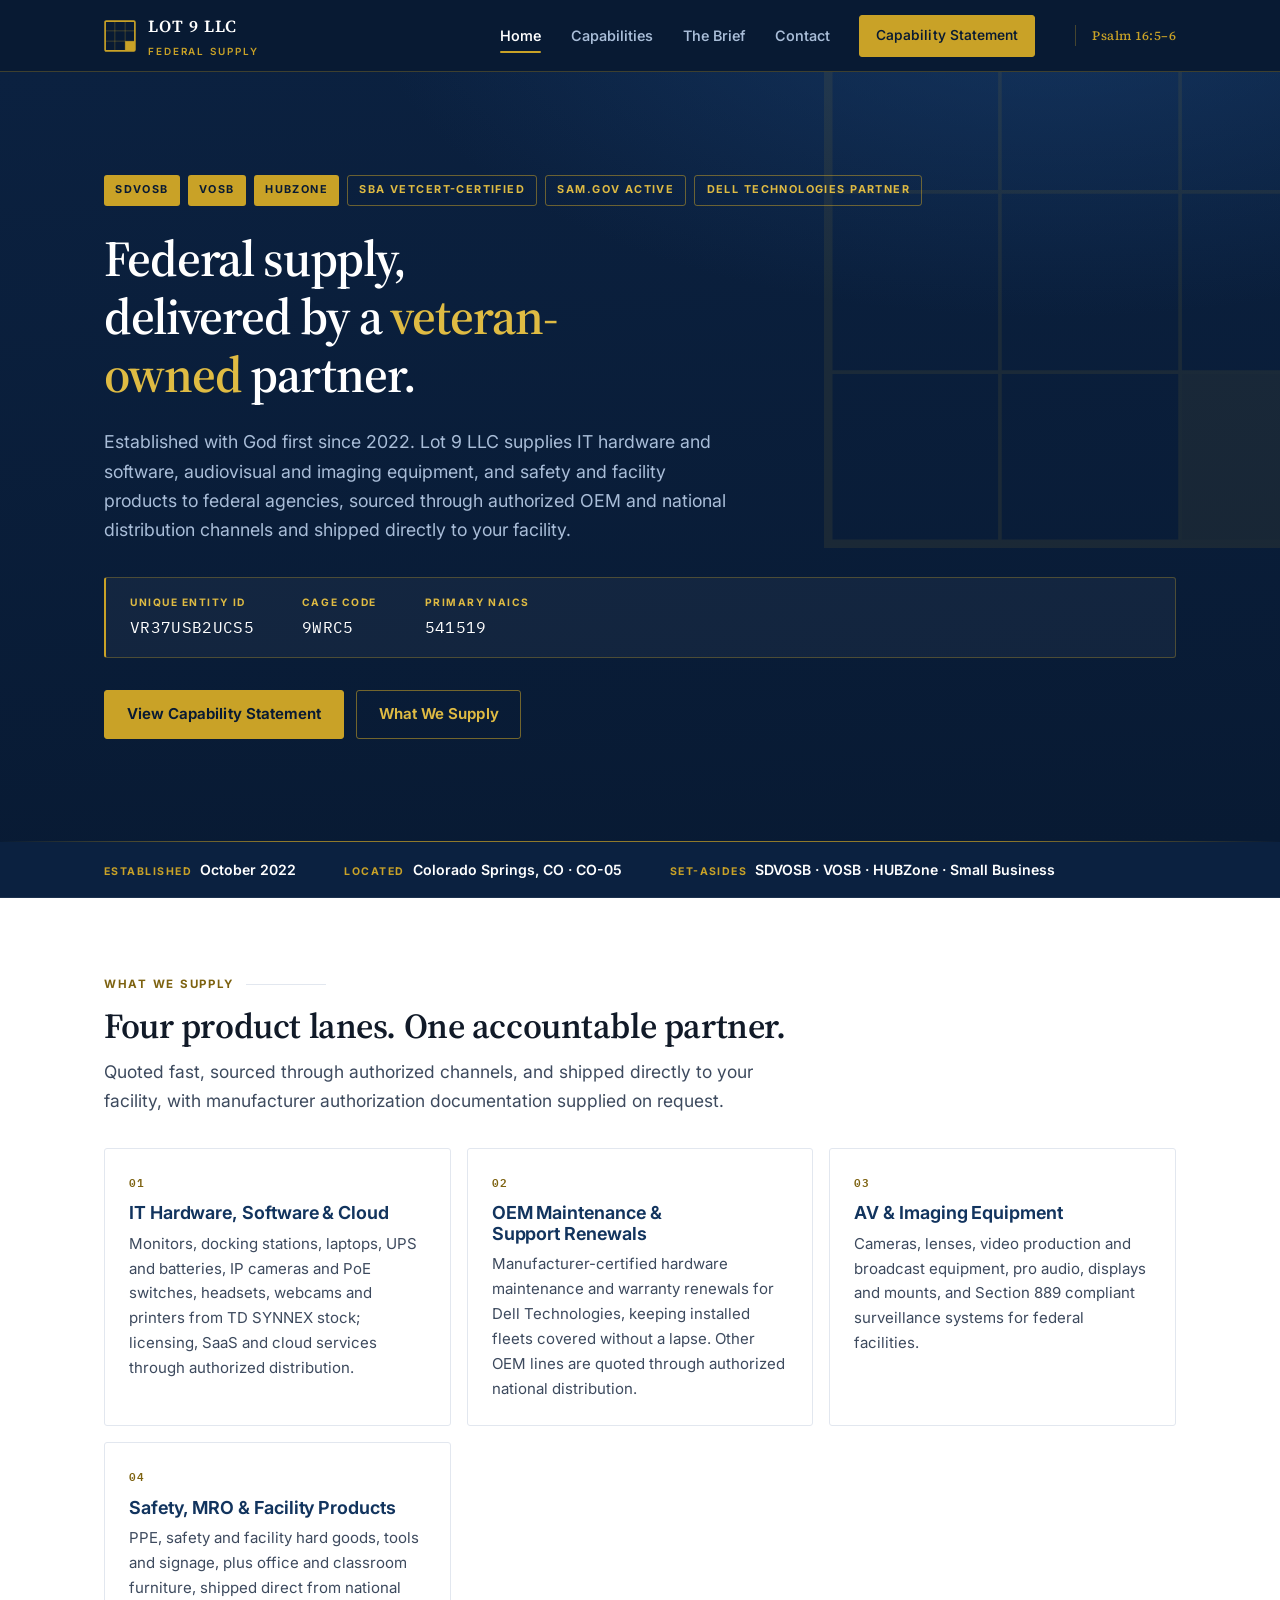
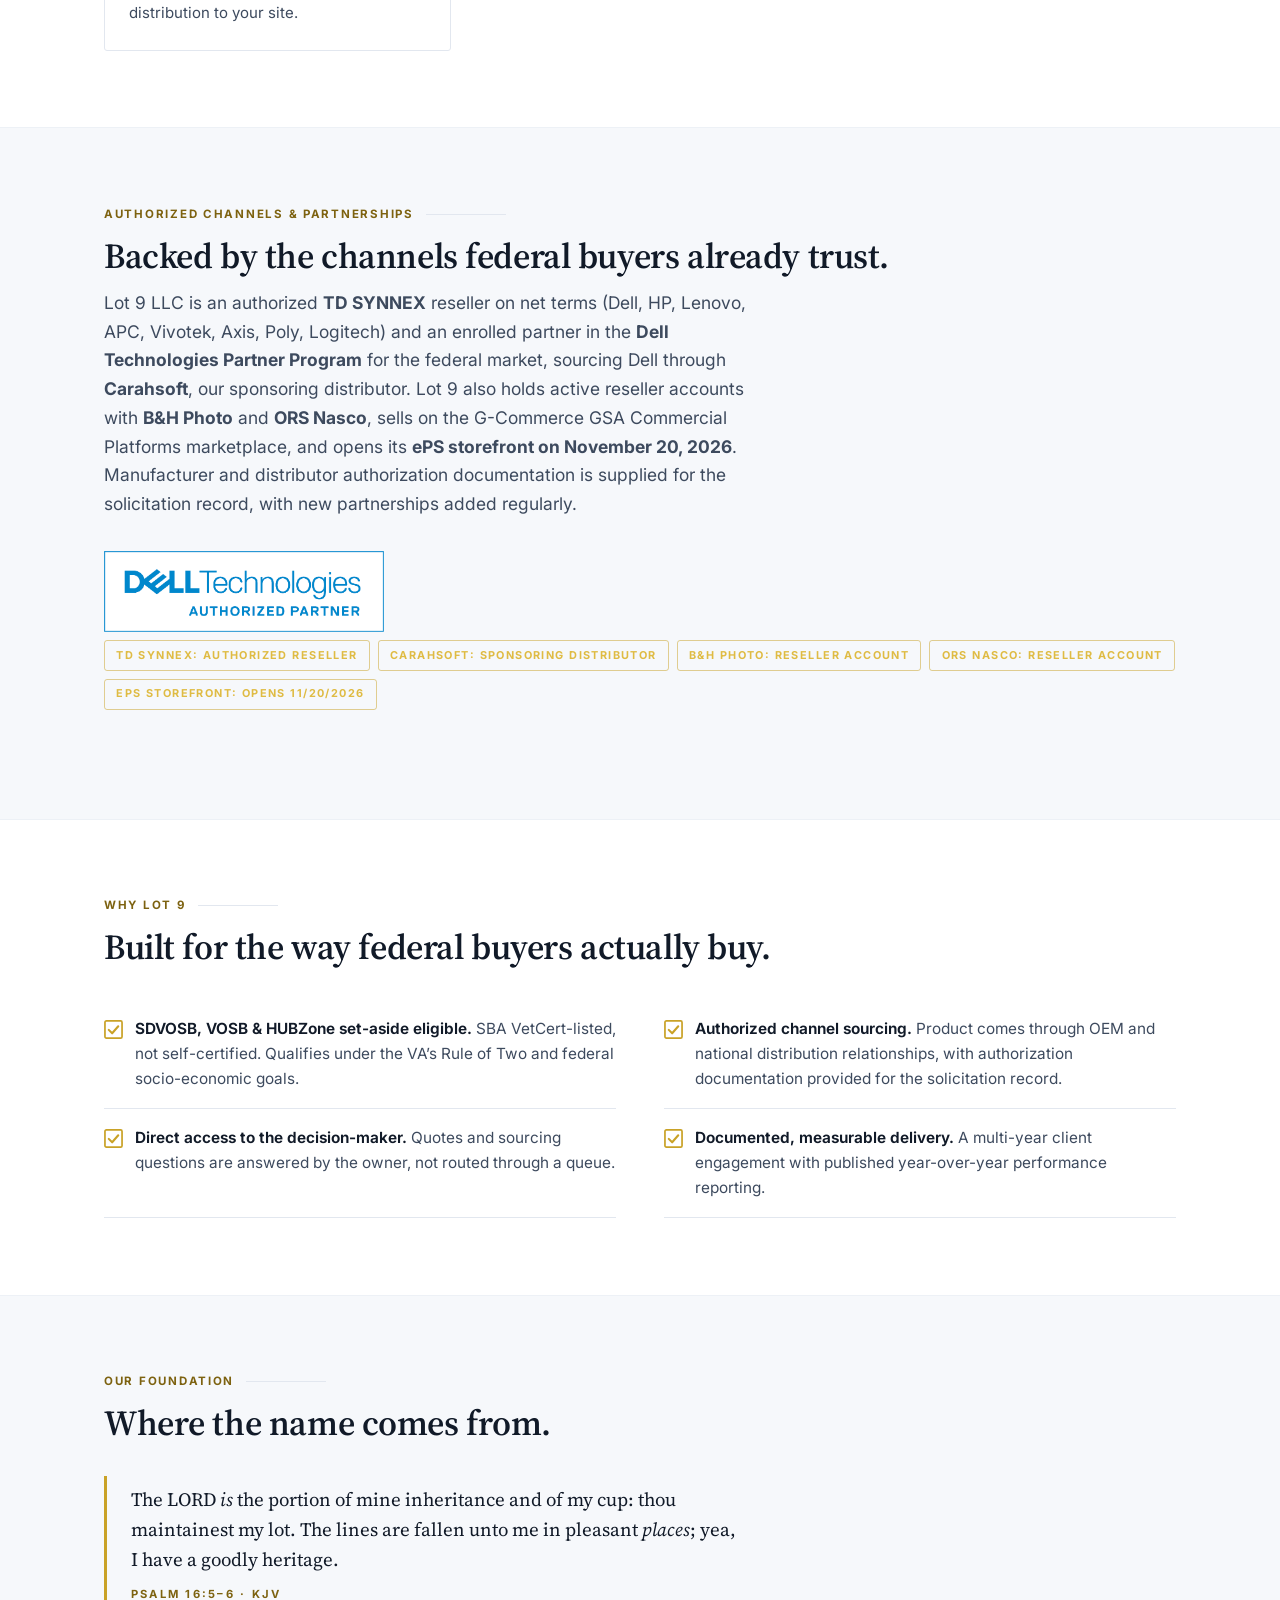
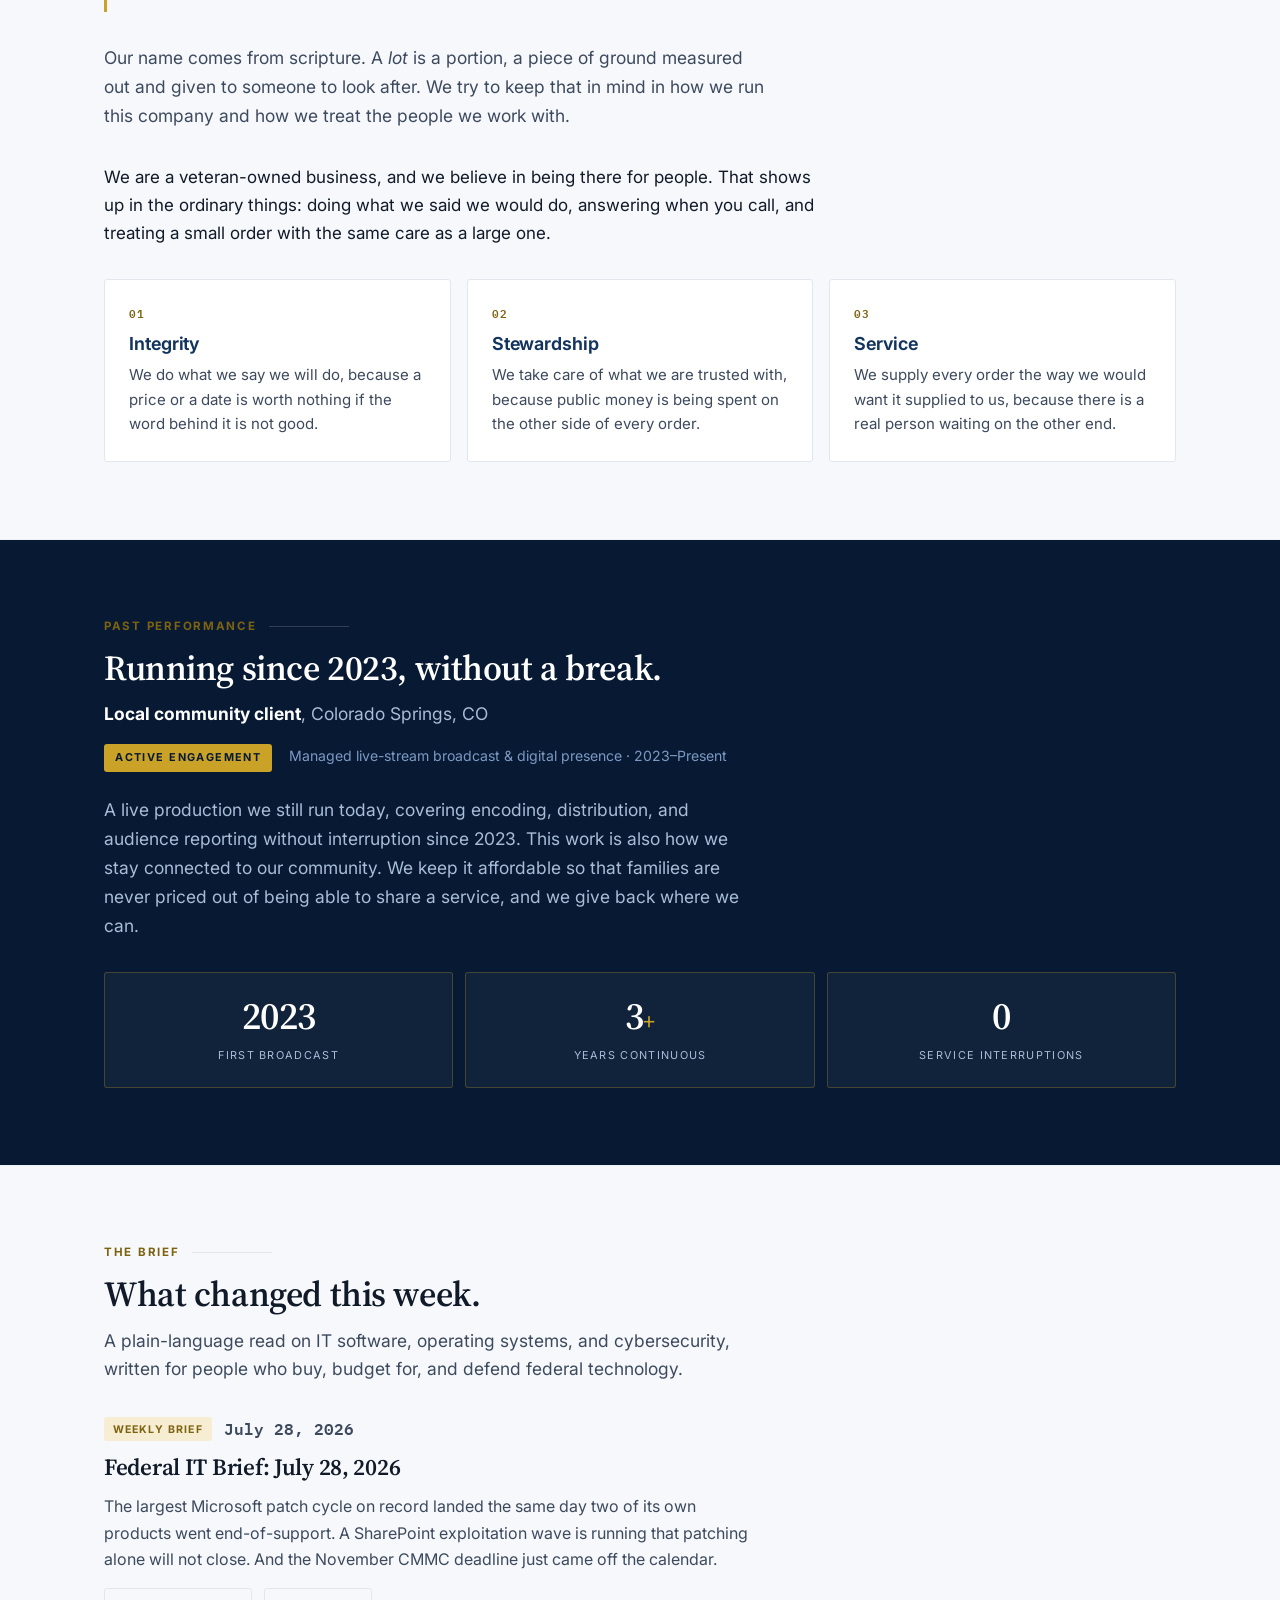
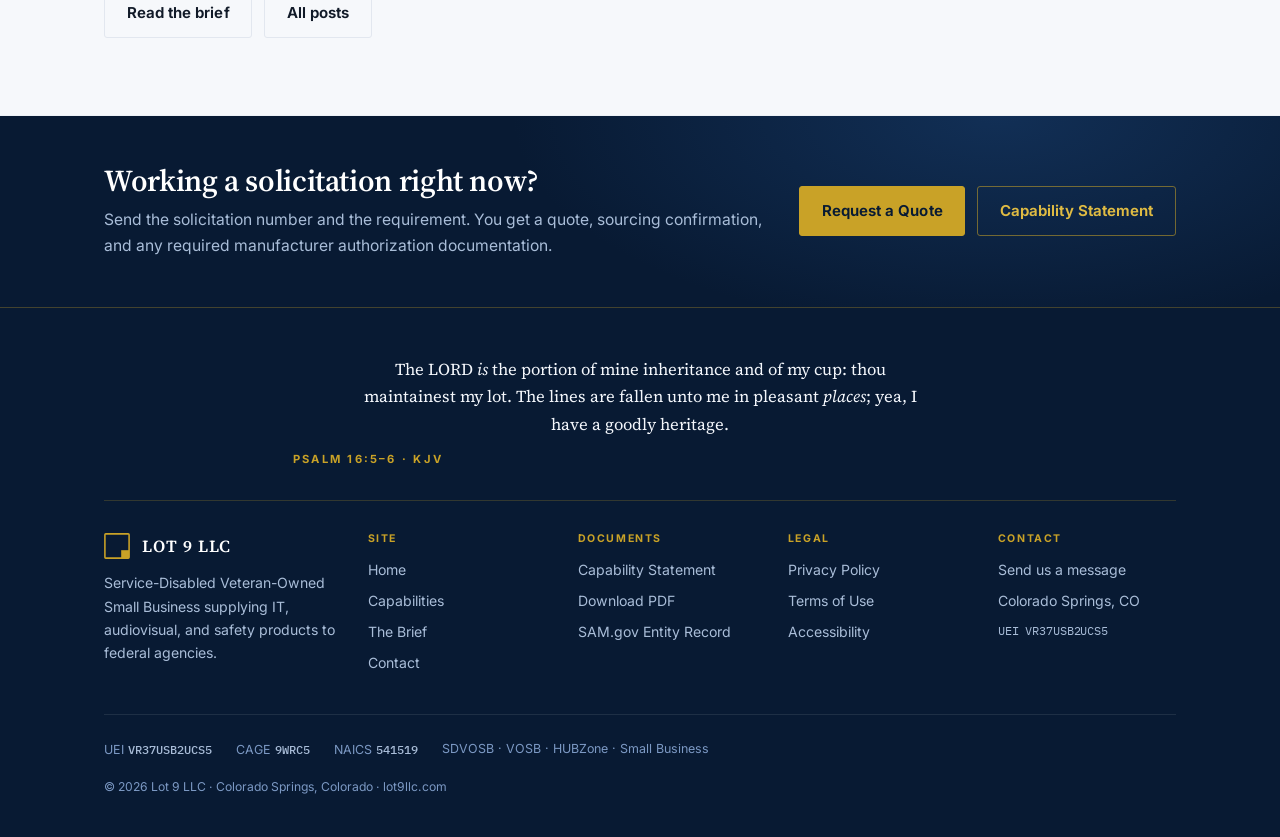
<file: index.html>
<!doctype html>
<html lang="en">
<head>
<meta charset="utf-8">
<meta name="viewport" content="width=device-width, initial-scale=1">
<title>Lot 9 LLC | SDVOSB &amp; HUBZone Federal IT Equipment Reseller</title>
<meta name="description" content="Lot 9 LLC is an SBA-certified SDVOSB, VOSB and HUBZone small business in Colorado Springs. An authorized dealer and reseller of IT hardware and software, audiovisual and imaging equipment, and safety and facility products to federal agencies. Enrolled Dell Technologies Partner (Federal), sourcing through Carahsoft. UEI VR37USB2UCS5, CAGE 9WRC5.">
<link rel="canonical" href="https://lot9llc.com/">

<meta property="og:type" content="website">
<meta property="og:site_name" content="Lot 9 LLC">
<meta property="og:title" content="Lot 9 LLC | SDVOSB Federal Supply Partner">
<meta property="og:description" content="SBA-certified SDVOSB, VOSB and HUBZone. Authorized dealer and reseller of IT hardware, AV and imaging equipment, and safety and facility products to federal agencies. Colorado Springs, CO.">
<meta property="og:url" content="https://lot9llc.com/">
<meta property="og:image" content="https://lot9llc.com/assets/og-image.png">
<meta property="og:image:width" content="1200">
<meta property="og:image:height" content="630">
<meta property="og:image:alt" content="Lot 9 LLC - SDVOSB and VOSB federal supply partner. IT hardware and software, OEM maintenance renewals, AV and imaging equipment, safety and facility products. UEI VR37USB2UCS5, CAGE 9WRC5.">
<meta name="twitter:card" content="summary_large_image">

<link rel="icon" href="assets/favicon.svg" type="image/svg+xml">
<link rel="preconnect" href="https://fonts.googleapis.com">
<link rel="preconnect" href="https://fonts.gstatic.com" crossorigin>
<link rel="stylesheet" href="https://fonts.googleapis.com/css2?family=Inter:wght@400;500;550;600;650;700&family=Source+Serif+4:opsz,wght@8..60,500;8..60,600&family=IBM+Plex+Mono:wght@400;500;600&display=swap">
<link rel="stylesheet" href="assets/site.css">

<script type="application/ld+json">
{
  "@context":"https://schema.org",
  "@type":"Organization",
  "name":"Lot 9 LLC",
  "legalName":"Lot 9 LLC",
  "url":"https://lot9llc.com",
  "foundingDate":"2022-10-09",
  "areaServed":"US",
  "naics":"541519",
  "address":{"@type":"PostalAddress","addressLocality":"Colorado Springs","addressRegion":"CO","addressCountry":"US"},
  "description":"SBA VetCert-certified SDVOSB and VOSB. An authorized dealer and reseller of IT hardware and software, audiovisual and imaging equipment, and safety and facility products to federal agencies. UEI VR37USB2UCS5, CAGE 9WRC5."
}
</script>
</head>
<body>
<a class="skip" href="#main">Skip to content</a>

<!-- ===================== HEADER ===================== -->
<header class="site-head">
  <div class="wrap">
    <a class="brand" href="index.html" aria-label="Lot 9 LLC home">
      <svg width="32" height="32" viewBox="0 0 46 46" aria-hidden="true">
        <rect x="1.6" y="1.6" width="42.8" height="42.8" rx="1.5" stroke="#C9A227" stroke-width="2.4" fill="none"/>
        <line x1="15.6" y1="2" x2="15.6" y2="44" stroke="#C9A227" stroke-width=".9" opacity=".45"/>
        <line x1="30.4" y1="2" x2="30.4" y2="44" stroke="#C9A227" stroke-width=".9" opacity=".45"/>
        <line x1="2" y1="15.6" x2="44" y2="15.6" stroke="#C9A227" stroke-width=".9" opacity=".45"/>
        <line x1="2" y1="30.4" x2="44" y2="30.4" stroke="#C9A227" stroke-width=".9" opacity=".45"/>
        <rect x="30.4" y="30.4" width="14" height="14" fill="#C9A227"/>
      </svg>
      <span>
        <span class="brand-name">LOT 9 LLC</span>
        <span class="brand-sub">Federal Supply</span>
      </span>
    </a>
    <button class="nav-btn" id="navBtn" aria-expanded="false" aria-controls="nav" aria-label="Menu">
      <span></span><span></span><span></span>
    </button>
    <nav class="nav" id="nav" aria-label="Primary">
      <a href="index.html" aria-current="page">Home</a>
      <a href="capabilities.html">Capabilities</a>
      <a href="brief/index.html">The Brief</a>
      <a href="contact.html">Contact</a>
      <a class="btn btn-primary" href="capability-statement.html">Capability Statement</a>
    </nav>
    <span class="head-verse">Psalm 16:5&ndash;6</span>
  </div>
</header>

<main id="main">

<!-- ===================== HERO ===================== -->
<div class="hero">
  <svg class="hero-motif" viewBox="0 0 46 46" aria-hidden="true">
    <rect x="1.5" y="1.5" width="43" height="43" stroke="#C9A227" stroke-width=".7" fill="none"/>
    <line x1="15.6" y1="1.5" x2="15.6" y2="44.5" stroke="#C9A227" stroke-width=".3"/>
    <line x1="30.4" y1="1.5" x2="30.4" y2="44.5" stroke="#C9A227" stroke-width=".3"/>
    <line x1="1.5" y1="15.6" x2="44.5" y2="15.6" stroke="#C9A227" stroke-width=".3"/>
    <line x1="1.5" y1="30.4" x2="44.5" y2="30.4" stroke="#C9A227" stroke-width=".3"/>
    <rect x="30.4" y="30.4" width="14.1" height="14.1" fill="#C9A227" opacity=".85"/>
  </svg>
  <div class="wrap">
    <div class="chips">
      <span class="chip chip-solid">SDVOSB</span>
      <span class="chip chip-solid">VOSB</span>
      <span class="chip chip-solid">HUBZone</span>
      <span class="chip chip-line">SBA VetCert-Certified</span>
      <span class="chip chip-line">SAM.gov Active</span>
      <span class="chip chip-line">Dell Technologies Partner</span>
    </div>
    <h1>Federal supply, delivered by a <em>veteran-owned</em> partner.</h1>
    <p class="lede">Established with God first since 2022. Lot 9 LLC supplies IT hardware and
      software, audiovisual and imaging equipment, and safety and facility products to federal agencies,
      sourced through authorized OEM and national distribution channels and shipped directly to
      your facility.</p>

    <dl class="idstrip">
      <div><dt>Unique Entity ID</dt><dd>VR37USB2UCS5</dd></div>
      <div><dt>CAGE Code</dt><dd>9WRC5</dd></div>
      <div><dt>Primary NAICS</dt><dd>541519</dd></div>
    </dl>

    <div class="btn-row">
      <a class="btn btn-primary" href="capability-statement.html">View Capability Statement</a>
      <a class="btn btn-outline-light" href="capabilities.html">What We Supply</a>
    </div>
  </div>
</div>

<!-- ===================== FACT STRIP ===================== -->
<div class="facts">
  <div class="wrap">
    <span><span class="k">Established</span><b>October 2022</b></span>
    <span><span class="k">Located</span><b>Colorado Springs, CO &middot; CO-05</b></span>
    <span><span class="k">Set-Asides</span><b>SDVOSB &middot; VOSB &middot; HUBZone &middot; Small Business</b></span>
  </div>
</div>

<!-- ===================== SUPPLY ===================== -->
<section id="supply">
  <div class="wrap">
    <div class="section-head">
      <p class="eyebrow">What We Supply</p>
      <h2>Four product lanes. One accountable partner.</h2>
      <p class="lede">Quoted fast, sourced through authorized channels, and shipped directly to your
        facility, with manufacturer authorization documentation supplied on request.</p>
    </div>
    <div class="grid">
      <article class="card">
        <span class="card-num">01</span>
        <h3>IT Hardware, Software &amp; Cloud</h3>
        <p>Monitors, docking stations, laptops, UPS and batteries, IP cameras and PoE switches,
          headsets, webcams and printers from TD SYNNEX stock; licensing, SaaS and cloud
          services through authorized distribution.</p>
      </article>
      <article class="card">
        <span class="card-num">02</span>
        <h3>OEM Maintenance &amp; Support Renewals</h3>
        <p>Manufacturer-certified hardware maintenance and warranty renewals for Dell
          Technologies, keeping installed fleets covered without a lapse. Other OEM lines are
          quoted through authorized national distribution.</p>
      </article>
      <article class="card">
        <span class="card-num">03</span>
        <h3>AV &amp; Imaging Equipment</h3>
        <p>Cameras, lenses, video production and broadcast equipment, pro audio, displays and
          mounts, and Section 889 compliant surveillance systems for federal facilities.</p>
      </article>
      <article class="card">
        <span class="card-num">04</span>
        <h3>Safety, MRO &amp; Facility Products</h3>
        <p>PPE, safety and facility hard goods, tools and signage, plus office and classroom
          furniture, shipped direct from national distribution to your site.</p>
      </article>
    </div>
  </div>
</section>

<!-- ===================== PARTNERS / AUTHORIZED CHANNELS ===================== -->
<section id="partners" class="panel">
  <div class="wrap">
    <div class="section-head">
      <p class="eyebrow">Authorized Channels &amp; Partnerships</p>
      <h2>Backed by the channels federal buyers already trust.</h2>
      <p class="lede">Lot 9 LLC is an authorized <strong>TD SYNNEX</strong> reseller on net terms
        (Dell, HP, Lenovo, APC, Vivotek, Axis, Poly, Logitech) and an enrolled partner in the
        <strong>Dell Technologies Partner Program</strong> for the federal market, sourcing Dell
        through <strong>Carahsoft</strong>, our sponsoring distributor. Lot 9 also holds active
        reseller accounts with <strong>B&amp;H Photo</strong> and <strong>ORS Nasco</strong>, sells
        on the G-Commerce GSA Commercial Platforms marketplace, and opens its <strong>ePS
        storefront on November 20, 2026</strong>. Manufacturer and distributor authorization
        documentation is supplied for the solicitation record, with new partnerships added
        regularly.</p>
      <img src="assets/dell-authorized-partner.png" alt="Dell Technologies Authorized Partner"
        width="879" height="255"
        style="width:min(280px,72%);height:auto;display:block;margin:var(--s5) 0 var(--s2);">
      <div class="chips">
        <span class="chip chip-line">TD SYNNEX: Authorized Reseller</span>
        <span class="chip chip-line">Carahsoft: Sponsoring Distributor</span>
        <span class="chip chip-line">B&amp;H Photo: Reseller Account</span>
        <span class="chip chip-line">ORS Nasco: Reseller Account</span>
        <span class="chip chip-line">ePS Storefront: Opens 11/20/2026</span>
      </div>
    </div>
  </div>
</section>

<!-- ===================== WHY ===================== -->
<section>
  <div class="wrap">
    <div class="section-head">
      <p class="eyebrow">Why Lot 9</p>
      <h2>Built for the way federal buyers actually buy.</h2>
    </div>
    <ul class="checklist">
      <li>
        <svg class="tick" viewBox="0 0 20 20" aria-hidden="true" fill="none"><rect x="1" y="1" width="18" height="18" rx="1.5" stroke="currentColor" stroke-width="1.8"/><path d="M5 10.4 L8.6 14 L15 6.6" stroke="currentColor" stroke-width="2.2" stroke-linecap="round" stroke-linejoin="round"/></svg>
        <p><b>SDVOSB, VOSB &amp; HUBZone set-aside eligible.</b> SBA VetCert-listed, not self-certified.
          Qualifies under the VA&rsquo;s Rule of Two and federal socio-economic goals.</p>
      </li>
      <li>
        <svg class="tick" viewBox="0 0 20 20" aria-hidden="true" fill="none"><rect x="1" y="1" width="18" height="18" rx="1.5" stroke="currentColor" stroke-width="1.8"/><path d="M5 10.4 L8.6 14 L15 6.6" stroke="currentColor" stroke-width="2.2" stroke-linecap="round" stroke-linejoin="round"/></svg>
        <p><b>Authorized channel sourcing.</b> Product comes through OEM and national distribution
          relationships, with authorization documentation provided for the solicitation record.</p>
      </li>
      <li>
        <svg class="tick" viewBox="0 0 20 20" aria-hidden="true" fill="none"><rect x="1" y="1" width="18" height="18" rx="1.5" stroke="currentColor" stroke-width="1.8"/><path d="M5 10.4 L8.6 14 L15 6.6" stroke="currentColor" stroke-width="2.2" stroke-linecap="round" stroke-linejoin="round"/></svg>
        <p><b>Direct access to the decision-maker.</b> Quotes and sourcing questions are answered by
          the owner, not routed through a queue.</p>
      </li>
      <li>
        <svg class="tick" viewBox="0 0 20 20" aria-hidden="true" fill="none"><rect x="1" y="1" width="18" height="18" rx="1.5" stroke="currentColor" stroke-width="1.8"/><path d="M5 10.4 L8.6 14 L15 6.6" stroke="currentColor" stroke-width="2.2" stroke-linecap="round" stroke-linejoin="round"/></svg>
        <p><b>Documented, measurable delivery.</b> A multi-year client engagement with published
          year-over-year performance reporting.</p>
      </li>
    </ul>
  </div>
</section>

<!-- ===================== FOUNDATION ===================== -->
<!-- The verse text here is KJV, verified word-for-word (see assets/site.css §15 and
     Brand\Lot-9-Biblical-Foundation.md). LORD stays in full caps; the <i> on "is" and
     "places" marks translator-supplied words. Do not reword or restyle. -->
<section id="foundation" class="panel">
  <div class="wrap">
    <div class="section-head">
      <p class="eyebrow">Our Foundation</p>
      <h2>Where the name comes from.</h2>
    </div>

    <blockquote class="verse-feature">The LORD <i>is</i> the portion of mine inheritance and of
      my cup: thou maintainest my lot. The lines are fallen unto me in pleasant <i>places</i>;
      yea, I have a goodly heritage.
      <span class="verse-ref">Psalm 16:5&ndash;6 &middot; KJV</span>
    </blockquote>

    <p class="lede">Our name comes from scripture. A <em>lot</em> is a portion, a piece of
      ground measured out and given to someone to look after. We try to keep that in mind in how
      we run this company and how we treat the people we work with.</p>

    <p>We are a veteran-owned business, and we believe in being there for people. That shows up
      in the ordinary things: doing what we said we would do, answering when you call, and
      treating a small order with the same care as a large one.</p>

    <div class="grid" style="margin-top:var(--s6);">
      <article class="card">
        <span class="card-num">01</span>
        <h3>Integrity</h3>
        <p>We do what we say we will do, because a price or a date is worth nothing if the
          word behind it is not good.</p>
      </article>
      <article class="card">
        <span class="card-num">02</span>
        <h3>Stewardship</h3>
        <p>We take care of what we are trusted with, because public money is being spent on
          the other side of every order.</p>
      </article>
      <article class="card">
        <span class="card-num">03</span>
        <h3>Service</h3>
        <p>We supply every order the way we would want it supplied to us, because there is a
          real person waiting on the other end.</p>
      </article>
    </div>
  </div>
</section>

<!-- ===================== PAST PERFORMANCE ===================== -->
<section class="dark" id="past-performance">
  <div class="wrap">
    <div class="section-head">
      <p class="eyebrow">Past Performance</p>
      <h2>Running since 2023, without a break.</h2>
      <p class="lede" style="margin-bottom:var(--s3);"><strong style="color:#fff;">Local
        community client</strong>, Colorado Springs, CO</p>
      <p style="margin-bottom:var(--s5);">
        <span class="chip chip-solid">Active engagement</span>
        <span class="small" style="color:var(--navy-400);margin-left:var(--s3);">Managed
          live-stream broadcast &amp; digital presence &middot; 2023&ndash;Present</span></p>
      <p class="lede" style="margin-bottom:var(--s6);">A live production we still run today,
        covering encoding, distribution, and audience reporting without interruption since 2023.
        This work is also how we stay connected to our community. We keep it affordable so that
        families are never priced out of being able to share a service, and we give back where we
        can.</p>
    </div>
    <div class="metrics">
      <div class="metric"><div class="n">2023</div><div class="l">First Broadcast</div></div>
      <div class="metric"><div class="n">3<span class="u">+</span></div><div class="l">Years Continuous</div></div>
      <div class="metric"><div class="n">0</div><div class="l">Service Interruptions</div></div>
    </div>
  </div>
</section>

<!-- ===================== LATEST FROM THE BRIEF ===================== -->
<section class="panel">
  <div class="wrap">
    <div class="section-head">
      <p class="eyebrow">The Brief</p>
      <h2>What changed this week.</h2>
      <p class="lede">A plain-language read on IT software, operating systems, and cybersecurity,
        written for people who buy, budget for, and defend federal technology.</p>
    </div>
    <ul class="post-list">
      <li class="post-item" style="border-bottom:none;padding-bottom:0;">
        <p class="post-meta">
          <span class="tag">Weekly Brief</span>
          <time datetime="2026-07-28">July 28, 2026</time>
        </p>
        <h2 style="font-size:1.45rem;">
          <a href="brief/2026-07-28-federal-it-brief.html">Federal IT Brief: July 28, 2026</a>
        </h2>
        <p>The largest Microsoft patch cycle on record landed the same day two of its own products
          went end-of-support. A SharePoint exploitation wave is running that patching alone will not
          close. And the November CMMC deadline just came off the calendar.</p>
        <div class="btn-row" style="margin-top:var(--s4);">
          <a class="btn btn-outline" href="brief/2026-07-28-federal-it-brief.html">Read the brief</a>
          <a class="btn btn-outline" href="brief/index.html">All posts</a>
        </div>
      </li>
    </ul>
  </div>
</section>

<!-- ===================== CTA ===================== -->
<div class="cta-band">
  <div class="wrap">
    <div style="flex:1 1 420px;">
      <h2>Working a solicitation right now?</h2>
      <p>Send the solicitation number and the requirement. You get a quote, sourcing confirmation,
        and any required manufacturer authorization documentation.</p>
    </div>
    <div class="btn-row">
      <a class="btn btn-primary" href="contact.html">Request a Quote</a>
      <a class="btn btn-outline-light" href="capability-statement.html">Capability Statement</a>
    </div>
  </div>
</div>

</main>

<!-- ===================== FOOTER ===================== -->
<footer class="site-foot">
  <div class="wrap">
    <div class="foot-verse">
      <blockquote>The LORD <i>is</i> the portion of mine inheritance and of my cup: thou
        maintainest my lot. The lines are fallen unto me in pleasant <i>places</i>; yea, I
        have a goodly heritage.</blockquote>
      <p class="verse-ref">Psalm 16:5&ndash;6 &middot; KJV</p>
    </div>
    <div class="foot-grid">
      <div>
        <a class="brand" href="index.html" aria-label="Lot 9 LLC home">
          <svg width="26" height="26" viewBox="0 0 46 46" aria-hidden="true">
            <rect x="1.6" y="1.6" width="42.8" height="42.8" rx="1.5" stroke="#C9A227" stroke-width="2.8" fill="none"/>
            <rect x="30.4" y="30.4" width="14" height="14" fill="#C9A227"/>
          </svg>
          <span class="brand-name">LOT 9 LLC</span>
        </a>
        <p class="foot-blurb">Service-Disabled Veteran-Owned Small Business supplying IT,
          audiovisual, and safety products to federal agencies.</p>
      </div>
      <div>
        <h3>Site</h3>
        <ul>
          <li><a href="index.html">Home</a></li>
          <li><a href="capabilities.html">Capabilities</a></li>
          <li><a href="brief/index.html">The Brief</a></li>
          <li><a href="contact.html">Contact</a></li>
        </ul>
      </div>
      <div>
        <h3>Documents</h3>
        <ul>
          <li><a href="capability-statement.html">Capability Statement</a></li>
          <li><a href="Lot9-Capability-Statement.pdf">Download PDF</a></li>
          <li><a href="https://sam.gov/" rel="noopener">SAM.gov Entity Record</a></li>
        </ul>
      </div>
      <div class="foot-legal-col">
        <h3>Legal</h3>
        <ul>
          <li><a href="privacy.html">Privacy Policy</a></li>
          <li><a href="terms.html">Terms of Use</a></li>
          <li><a href="accessibility.html">Accessibility</a></li>
        </ul>
      </div>
      <div>
        <h3>Contact</h3>
        <ul>
          <li><a href="contact.html">Send us a message</a></li>
          <li>Colorado Springs, CO</li>
          <li class="mono" style="font-size:.78rem;">UEI VR37USB2UCS5</li>
        </ul>
      </div>
    </div>
    <div class="foot-ids">
      <span>UEI <b>VR37USB2UCS5</b></span>
      <span>CAGE <b>9WRC5</b></span>
      <span>NAICS <b>541519</b></span>
      <span>SDVOSB &middot; VOSB &middot; HUBZone &middot; Small Business</span>
    </div>
    <p class="foot-legal">&copy; 2026 Lot 9 LLC &middot; Colorado Springs, Colorado &middot;
      lot9llc.com</p>
  </div>
</footer>

<script>
(function(){
  var b=document.getElementById('navBtn'), n=document.getElementById('nav');
  if(!b||!n) return;
  b.addEventListener('click',function(){
    var open=n.classList.toggle('open');
    b.setAttribute('aria-expanded',open?'true':'false');
  });
})();
</script>
</body>
</html>
</file>
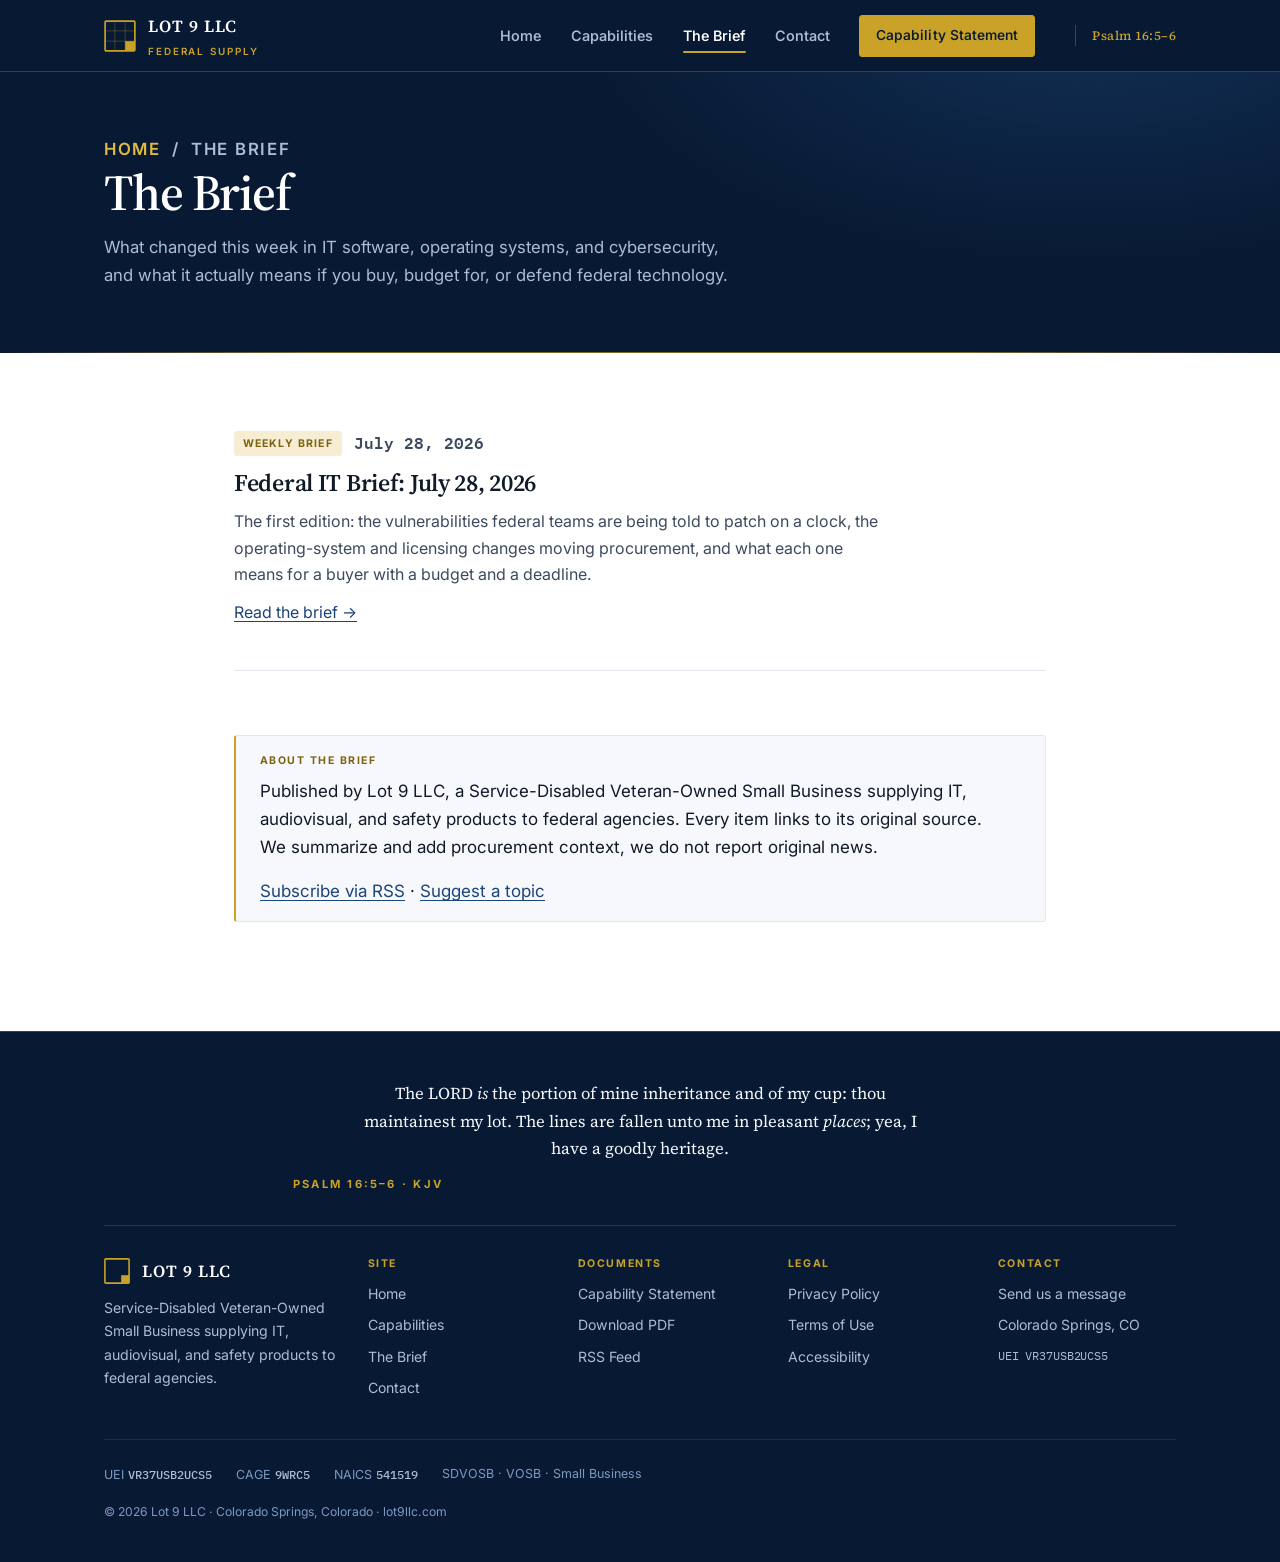
<file: brief/index.html>
<!doctype html>
<html lang="en">
<head>
<meta charset="utf-8">
<meta name="viewport" content="width=device-width, initial-scale=1">
<title>The Brief | Federal IT, OS &amp; Cybersecurity Notes | Lot 9 LLC</title>
<meta name="description" content="The Brief from Lot 9 LLC, a plain-language read on IT software, operating systems, and cybersecurity news, written for federal technology buyers and contracting staff.">
<link rel="canonical" href="https://lot9llc.com/brief/">
<link rel="alternate" type="application/rss+xml" title="The Brief | Lot 9 LLC" href="feed.xml">

<meta property="og:type" content="website">
<meta property="og:site_name" content="Lot 9 LLC">
<meta property="og:title" content="The Brief | Federal IT, OS &amp; Cybersecurity Notes">
<meta property="og:description" content="A plain-language read on IT software, operating systems, and cybersecurity news, written for federal technology buyers.">
<meta property="og:url" content="https://lot9llc.com/brief/">
<meta property="og:image" content="https://lot9llc.com/assets/og-image.png">
<meta property="og:image:width" content="1200">
<meta property="og:image:height" content="630">
<meta property="og:image:alt" content="Lot 9 LLC - SDVOSB and VOSB federal supply partner. IT hardware and software, OEM maintenance renewals, audiovisual equipment, safety products. UEI VR37USB2UCS5, CAGE 9WRC5.">
<meta name="twitter:card" content="summary_large_image">

<link rel="icon" href="../assets/favicon.svg" type="image/svg+xml">
<link rel="preconnect" href="https://fonts.googleapis.com">
<link rel="preconnect" href="https://fonts.gstatic.com" crossorigin>
<link rel="stylesheet" href="https://fonts.googleapis.com/css2?family=Inter:wght@400;500;550;600;650;700&family=Source+Serif+4:opsz,wght@8..60,500;8..60,600&family=IBM+Plex+Mono:wght@400;500;600&display=swap">
<link rel="stylesheet" href="../assets/site.css">
</head>
<body>
<a class="skip" href="#main">Skip to content</a>

<header class="site-head">
  <div class="wrap">
    <a class="brand" href="../index.html" aria-label="Lot 9 LLC home">
      <svg width="32" height="32" viewBox="0 0 46 46" aria-hidden="true">
        <rect x="1.6" y="1.6" width="42.8" height="42.8" rx="1.5" stroke="#C9A227" stroke-width="2.4" fill="none"/>
        <line x1="15.6" y1="2" x2="15.6" y2="44" stroke="#C9A227" stroke-width=".9" opacity=".45"/>
        <line x1="30.4" y1="2" x2="30.4" y2="44" stroke="#C9A227" stroke-width=".9" opacity=".45"/>
        <line x1="2" y1="15.6" x2="44" y2="15.6" stroke="#C9A227" stroke-width=".9" opacity=".45"/>
        <line x1="2" y1="30.4" x2="44" y2="30.4" stroke="#C9A227" stroke-width=".9" opacity=".45"/>
        <rect x="30.4" y="30.4" width="14" height="14" fill="#C9A227"/>
      </svg>
      <span>
        <span class="brand-name">LOT 9 LLC</span>
        <span class="brand-sub">Federal Supply</span>
      </span>
    </a>
    <button class="nav-btn" id="navBtn" aria-expanded="false" aria-controls="nav" aria-label="Menu">
      <span></span><span></span><span></span>
    </button>
    <nav class="nav" id="nav" aria-label="Primary">
      <a href="../index.html">Home</a>
      <a href="../capabilities.html">Capabilities</a>
      <a href="index.html" aria-current="page">The Brief</a>
      <a href="../contact.html">Contact</a>
      <a class="btn btn-primary" href="../capability-statement.html">Capability Statement</a>
    </nav>
    <span class="head-verse">Psalm 16:5&ndash;6</span>
  </div>
</header>

<main id="main">

<div class="page-head">
  <div class="wrap">
    <p class="crumb"><a href="../index.html">Home</a> &nbsp;/&nbsp; The Brief</p>
    <h1>The Brief</h1>
    <p>What changed this week in IT software, operating systems, and cybersecurity, and what
      it actually means if you buy, budget for, or defend federal technology.</p>
  </div>
</div>

<section>
  <div class="wrap" style="max-width:860px;">

    <ul class="post-list">

      <li class="post-item">
        <p class="post-meta">
          <span class="tag">Weekly Brief</span>
          <time datetime="2026-07-28">July 28, 2026</time>
        </p>
        <h2><a href="2026-07-28-federal-it-brief.html">Federal IT Brief: July 28, 2026</a></h2>
        <p>The first edition: the vulnerabilities federal teams are being told to patch on a clock,
          the operating-system and licensing changes moving procurement, and what each one means for
          a buyer with a budget and a deadline.</p>
        <p><a href="2026-07-28-federal-it-brief.html">Read the brief &rarr;</a></p>
      </li>

    </ul>

    <div class="callout" style="margin-top:var(--s8);">
      <span class="lbl">About The Brief</span>
      <p>Published by Lot 9 LLC, a Service-Disabled Veteran-Owned Small Business supplying IT,
        audiovisual, and safety products to federal agencies. Every item links to its original
        source. We summarize and add procurement context, we do not report original news.</p>
      <p style="margin-bottom:0;"><a href="feed.xml">Subscribe via RSS</a> &middot;
        <a href="../contact.html">Suggest a topic</a></p>
    </div>

  </div>
</section>

</main>

<footer class="site-foot">
  <div class="wrap">
    <div class="foot-verse">
      <blockquote>The LORD <i>is</i> the portion of mine inheritance and of my cup: thou
        maintainest my lot. The lines are fallen unto me in pleasant <i>places</i>; yea, I
        have a goodly heritage.</blockquote>
      <p class="verse-ref">Psalm 16:5&ndash;6 &middot; KJV</p>
    </div>
    <div class="foot-grid">
      <div>
        <a class="brand" href="../index.html" aria-label="Lot 9 LLC home">
          <svg width="26" height="26" viewBox="0 0 46 46" aria-hidden="true">
            <rect x="1.6" y="1.6" width="42.8" height="42.8" rx="1.5" stroke="#C9A227" stroke-width="2.8" fill="none"/>
            <rect x="30.4" y="30.4" width="14" height="14" fill="#C9A227"/>
          </svg>
          <span class="brand-name">LOT 9 LLC</span>
        </a>
        <p class="foot-blurb">Service-Disabled Veteran-Owned Small Business supplying IT,
          audiovisual, and safety products to federal agencies.</p>
      </div>
      <div>
        <h3>Site</h3>
        <ul>
          <li><a href="../index.html">Home</a></li>
          <li><a href="../capabilities.html">Capabilities</a></li>
          <li><a href="index.html">The Brief</a></li>
          <li><a href="../contact.html">Contact</a></li>
        </ul>
      </div>
      <div>
        <h3>Documents</h3>
        <ul>
          <li><a href="../capability-statement.html">Capability Statement</a></li>
          <li><a href="../Lot9-Capability-Statement.pdf">Download PDF</a></li>
          <li><a href="feed.xml">RSS Feed</a></li>
        </ul>
      </div>
      <div class="foot-legal-col">
        <h3>Legal</h3>
        <ul>
          <li><a href="../privacy.html">Privacy Policy</a></li>
          <li><a href="../terms.html">Terms of Use</a></li>
          <li><a href="../accessibility.html">Accessibility</a></li>
        </ul>
      </div>
      <div>
        <h3>Contact</h3>
        <ul>
          <li><a href="../contact.html">Send us a message</a></li>
          <li>Colorado Springs, CO</li>
          <li class="mono" style="font-size:.78rem;">UEI VR37USB2UCS5</li>
        </ul>
      </div>
    </div>
    <div class="foot-ids">
      <span>UEI <b>VR37USB2UCS5</b></span>
      <span>CAGE <b>9WRC5</b></span>
      <span>NAICS <b>541519</b></span>
      <span>SDVOSB &middot; VOSB &middot; Small Business</span>
    </div>
    <p class="foot-legal">&copy; 2026 Lot 9 LLC &middot; Colorado Springs, Colorado &middot;
      lot9llc.com</p>
  </div>
</footer>

<script>
(function(){
  var b=document.getElementById('navBtn'), n=document.getElementById('nav');
  if(!b||!n) return;
  b.addEventListener('click',function(){
    var open=n.classList.toggle('open');
    b.setAttribute('aria-expanded',open?'true':'false');
  });
})();
</script>
</body>
</html>
</file>
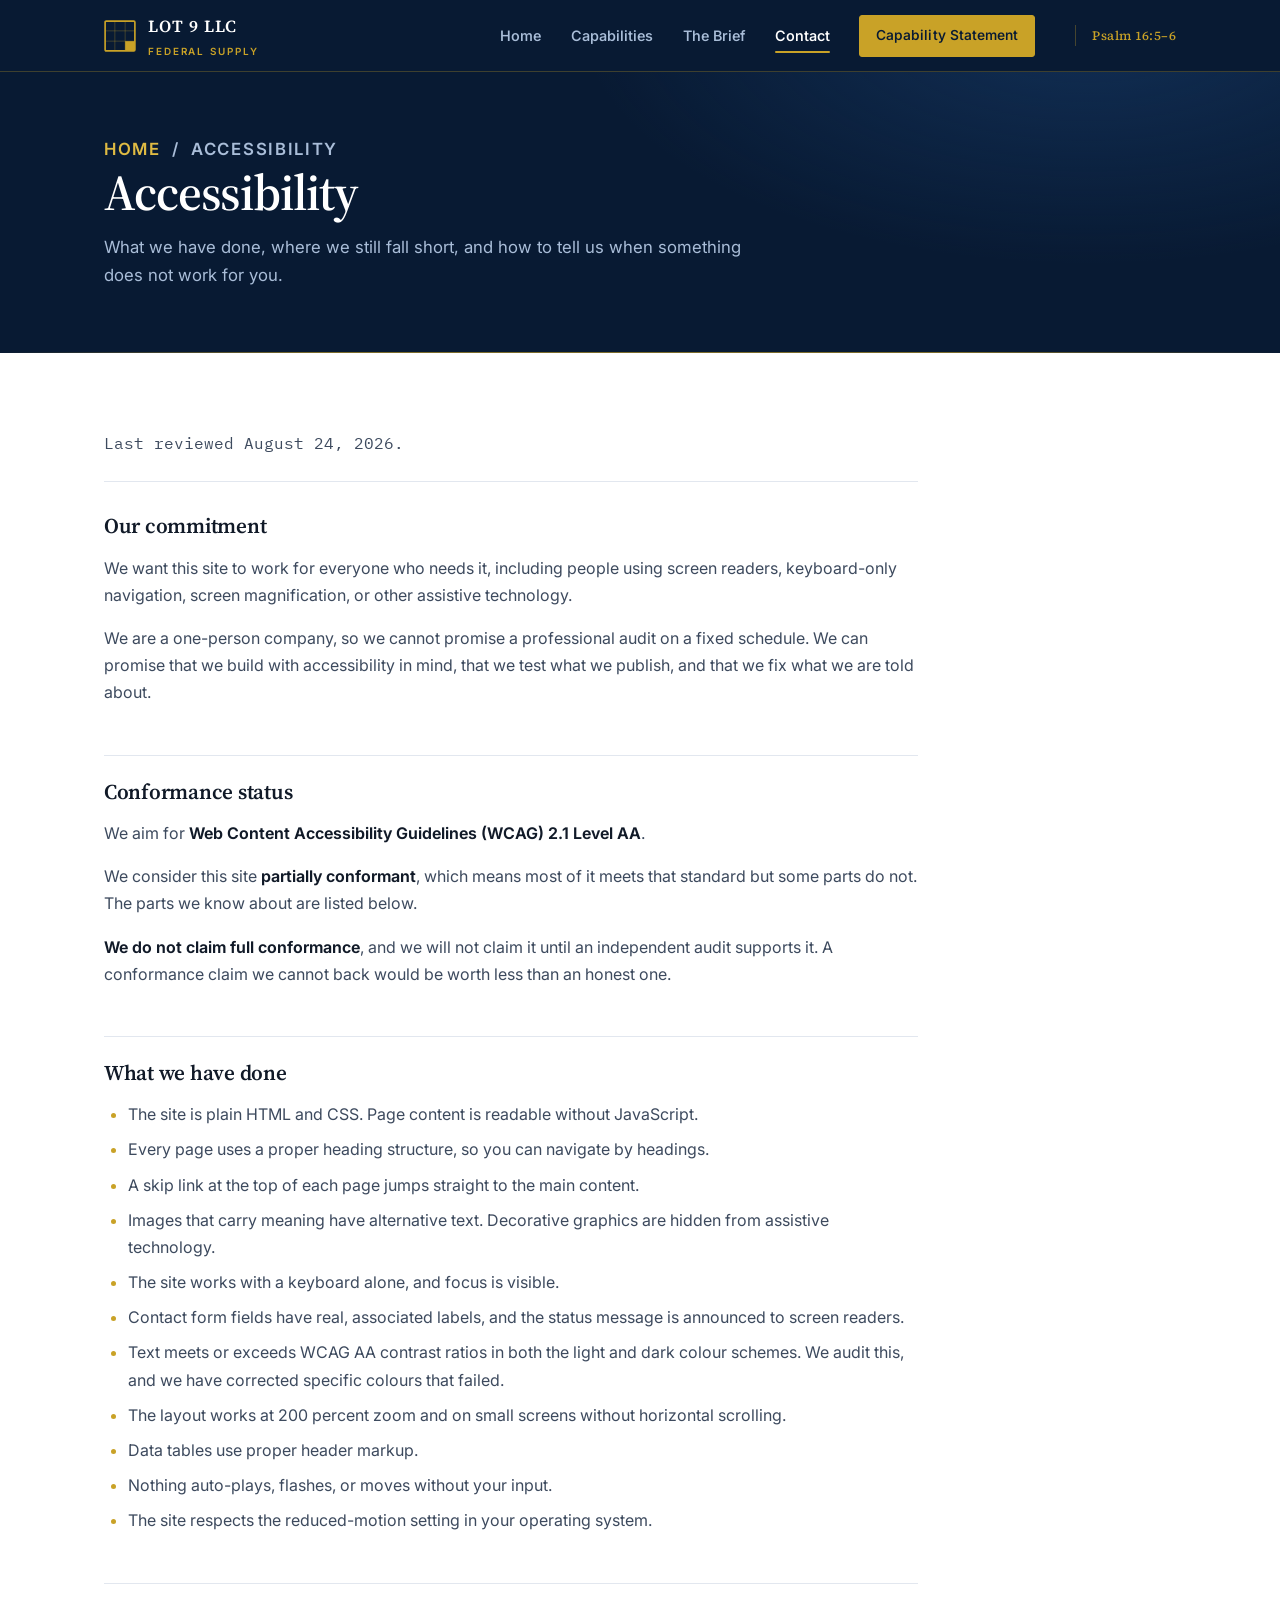
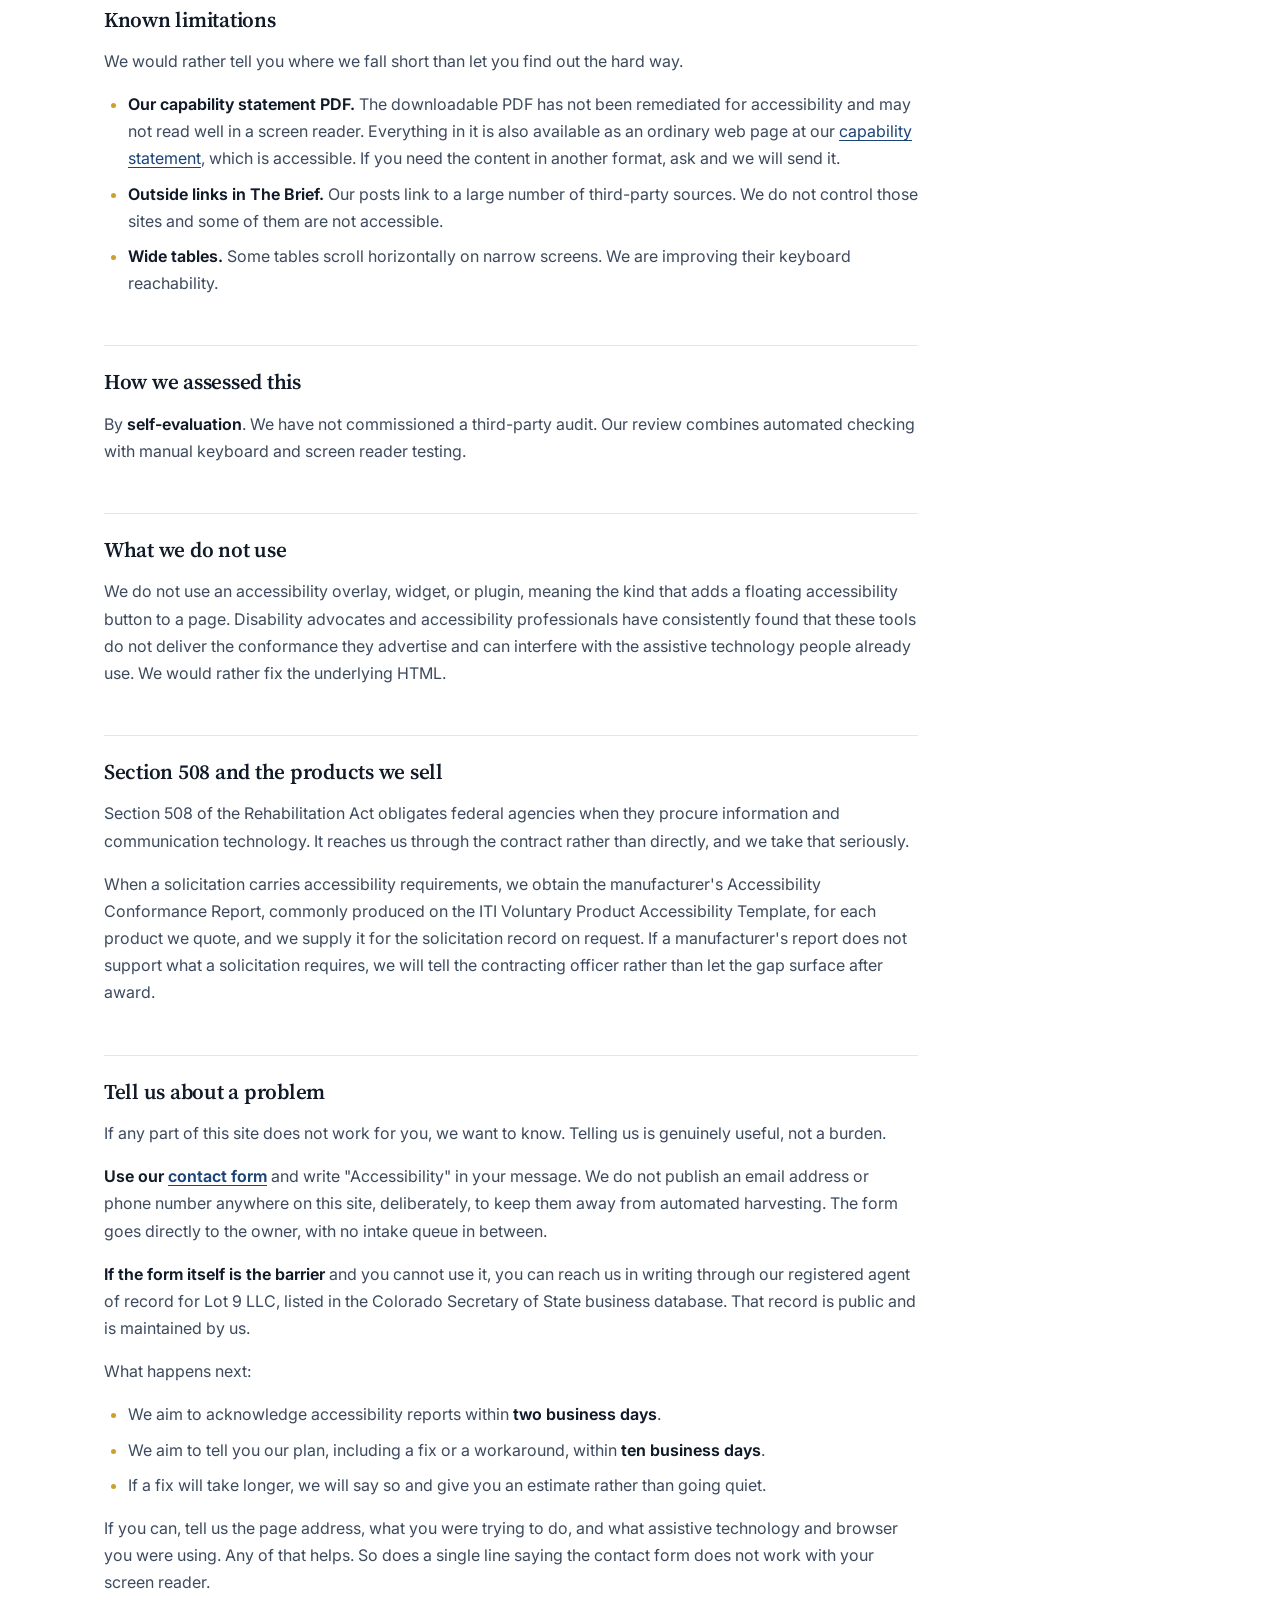
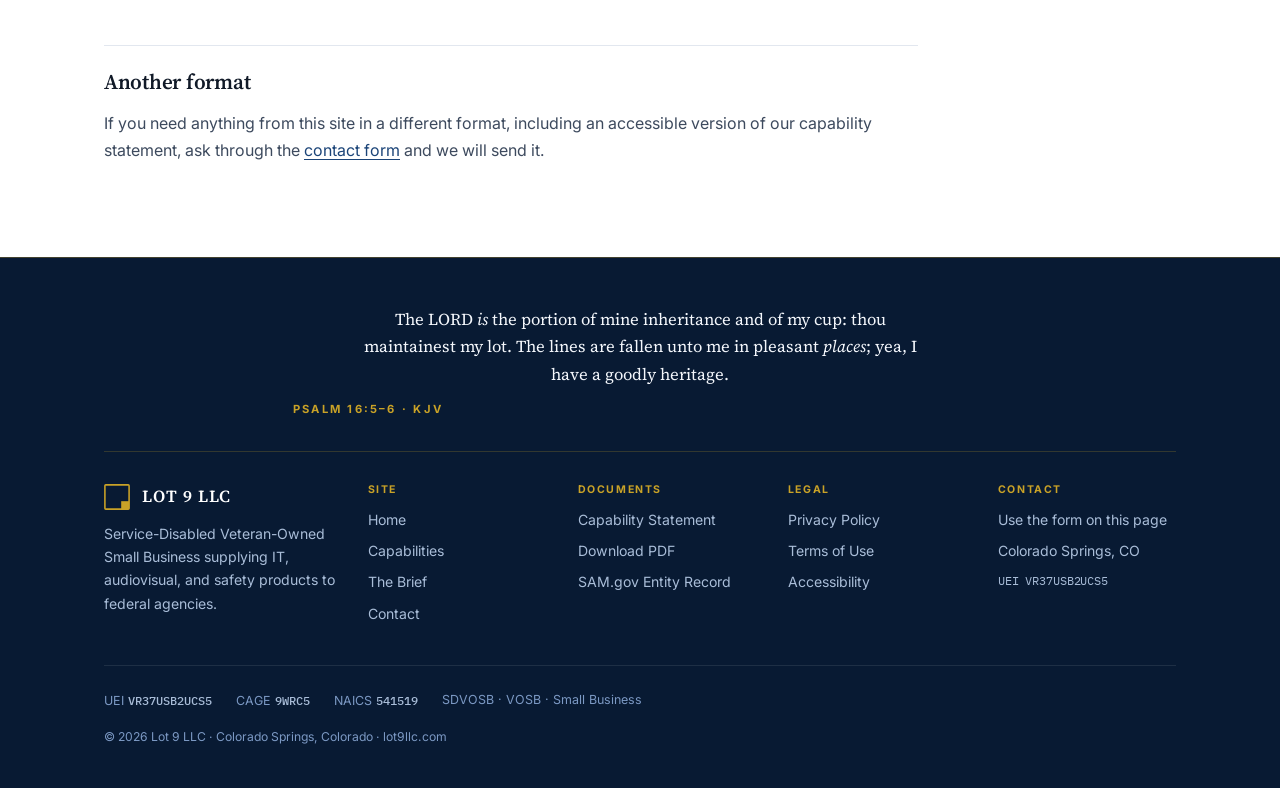
<file: accessibility.html>
<!doctype html>
<html lang="en">
<head>
<meta charset="utf-8">
<meta name="viewport" content="width=device-width, initial-scale=1">
<title>Accessibility | Lot 9 LLC</title>
<meta name="description" content="Accessibility statement for lot9llc.com. WCAG 2.1 Level AA target, known limitations stated honestly, and how to report a barrier.">
<link rel="canonical" href="https://lot9llc.com/accessibility.html">
<meta name="robots" content="index,follow">

<meta property="og:type" content="website">
<meta property="og:site_name" content="Lot 9 LLC">
<meta property="og:title" content="Accessibility | Lot 9 LLC">
<meta property="og:description" content="Accessibility statement for lot9llc.com. WCAG 2.1 Level AA target, known limitations stated honestly, and how to report a barrier.">
<meta property="og:url" content="https://lot9llc.com/accessibility.html">
<meta name="twitter:card" content="summary">

<link rel="icon" href="assets/favicon.svg" type="image/svg+xml">
<link rel="preconnect" href="https://fonts.googleapis.com">
<link rel="preconnect" href="https://fonts.gstatic.com" crossorigin>
<link rel="stylesheet" href="https://fonts.googleapis.com/css2?family=Inter:wght@400;500;550;600;650;700&family=Source+Serif+4:opsz,wght@8..60,500;8..60,600&family=IBM+Plex+Mono:wght@400;500;600&display=swap">
<link rel="stylesheet" href="assets/site.css">
</head>
<body>
<a class="skip" href="#main">Skip to content</a>
<header class="site-head">
  <div class="wrap">
    <a class="brand" href="index.html" aria-label="Lot 9 LLC home">
      <svg width="32" height="32" viewBox="0 0 46 46" aria-hidden="true">
        <rect x="1.6" y="1.6" width="42.8" height="42.8" rx="1.5" stroke="#C9A227" stroke-width="2.4" fill="none"/>
        <line x1="15.6" y1="2" x2="15.6" y2="44" stroke="#C9A227" stroke-width=".9" opacity=".45"/>
        <line x1="30.4" y1="2" x2="30.4" y2="44" stroke="#C9A227" stroke-width=".9" opacity=".45"/>
        <line x1="2" y1="15.6" x2="44" y2="15.6" stroke="#C9A227" stroke-width=".9" opacity=".45"/>
        <line x1="2" y1="30.4" x2="44" y2="30.4" stroke="#C9A227" stroke-width=".9" opacity=".45"/>
        <rect x="30.4" y="30.4" width="14" height="14" fill="#C9A227"/>
      </svg>
      <span>
        <span class="brand-name">LOT 9 LLC</span>
        <span class="brand-sub">Federal Supply</span>
      </span>
    </a>
    <button class="nav-btn" id="navBtn" aria-expanded="false" aria-controls="nav" aria-label="Menu">
      <span></span><span></span><span></span>
    </button>
    <nav class="nav" id="nav" aria-label="Primary">
      <a href="index.html">Home</a>
      <a href="capabilities.html">Capabilities</a>
      <a href="brief/index.html">The Brief</a>
      <a href="contact.html" aria-current="page">Contact</a>
      <a class="btn btn-primary" href="capability-statement.html">Capability Statement</a>
    </nav>
    <span class="head-verse">Psalm 16:5&ndash;6</span>
  </div>
</header>
<main id="main">

<div class="page-head">
  <div class="wrap">
    <p class="crumb"><a href="index.html">Home</a> &nbsp;/&nbsp; Accessibility</p>
    <h1>Accessibility</h1>
    <p>What we have done, where we still fall short, and how to tell us when something does not work for you.</p>
  </div>
</div>

<section>
  <div class="wrap">
    <div class="legal">
      <p class="legal-meta">Last reviewed August 24, 2026.</p>

      <h2>Our commitment</h2>
      <p>We want this site to work for everyone who needs it, including people using screen
        readers, keyboard-only navigation, screen magnification, or other assistive technology.</p>
      <p>We are a one-person company, so we cannot promise a professional audit on a fixed
        schedule. We can promise that we build with accessibility in mind, that we test what we
        publish, and that we fix what we are told about.</p>

      <h2>Conformance status</h2>
      <p>We aim for <b>Web Content Accessibility Guidelines (WCAG) 2.1 Level AA</b>.</p>
      <p>We consider this site <b>partially conformant</b>, which means most of it meets that
        standard but some parts do not. The parts we know about are listed below.</p>
      <p><b>We do not claim full conformance</b>, and we will not claim it until an independent
        audit supports it. A conformance claim we cannot back would be worth less than an honest
        one.</p>

      <h2>What we have done</h2>
      <ul>
        <li>The site is plain HTML and CSS. Page content is readable without JavaScript.</li>
        <li>Every page uses a proper heading structure, so you can navigate by headings.</li>
        <li>A skip link at the top of each page jumps straight to the main content.</li>
        <li>Images that carry meaning have alternative text. Decorative graphics are hidden from
          assistive technology.</li>
        <li>The site works with a keyboard alone, and focus is visible.</li>
        <li>Contact form fields have real, associated labels, and the status message is announced
          to screen readers.</li>
        <li>Text meets or exceeds WCAG AA contrast ratios in both the light and dark colour
          schemes. We audit this, and we have corrected specific colours that failed.</li>
        <li>The layout works at 200 percent zoom and on small screens without horizontal
          scrolling.</li>
        <li>Data tables use proper header markup.</li>
        <li>Nothing auto-plays, flashes, or moves without your input.</li>
        <li>The site respects the reduced-motion setting in your operating system.</li>
      </ul>

      <h2>Known limitations</h2>
      <p>We would rather tell you where we fall short than let you find out the hard way.</p>
      <ul>
        <li><b>Our capability statement PDF.</b> The downloadable PDF has not been remediated for
          accessibility and may not read well in a screen reader. Everything in it is also
          available as an ordinary web page at our
          <a href="capability-statement.html">capability statement</a>, which is accessible. If you
          need the content in another format, ask and we will send it.</li>
        <li><b>Outside links in The Brief.</b> Our posts link to a large number of third-party
          sources. We do not control those sites and some of them are not accessible.</li>
        <li><b>Wide tables.</b> Some tables scroll horizontally on narrow screens. We are improving
          their keyboard reachability.</li>
      </ul>

      <h2>How we assessed this</h2>
      <p>By <b>self-evaluation</b>. We have not commissioned a third-party audit. Our review
        combines automated checking with manual keyboard and screen reader testing.</p>

      <h2>What we do not use</h2>
      <p>We do not use an accessibility overlay, widget, or plugin, meaning the kind that adds a
        floating accessibility button to a page. Disability advocates and accessibility
        professionals have consistently found that these tools do not deliver the conformance they
        advertise and can interfere with the assistive technology people already use. We would
        rather fix the underlying HTML.</p>

      <h2>Section 508 and the products we sell</h2>
      <p>Section 508 of the Rehabilitation Act obligates federal agencies when they procure
        information and communication technology. It reaches us through the contract rather than
        directly, and we take that seriously.</p>
      <p>When a solicitation carries accessibility requirements, we obtain the manufacturer's
        Accessibility Conformance Report, commonly produced on the ITI Voluntary Product
        Accessibility Template, for each product we quote, and we supply it for the solicitation
        record on request. If a manufacturer's report does not support what a solicitation
        requires, we will tell the contracting officer rather than let the gap surface after
        award.</p>

      <h2>Tell us about a problem</h2>
      <p>If any part of this site does not work for you, we want to know. Telling us is genuinely
        useful, not a burden.</p>
      <p><b>Use our <a href="contact.html">contact form</a></b> and write "Accessibility" in your
        message. We do not publish an email address or phone number anywhere on this site,
        deliberately, to keep them away from automated harvesting. The form goes directly to the
        owner, with no intake queue in between.</p>
      <p><b>If the form itself is the barrier</b> and you cannot use it, you can reach us in
        writing through our registered agent of record for Lot 9 LLC, listed in the Colorado
        Secretary of State business database. That record is public and is maintained by us.</p>
      <p>What happens next:</p>
      <ul>
        <li>We aim to acknowledge accessibility reports within <b>two business days</b>.</li>
        <li>We aim to tell you our plan, including a fix or a workaround, within <b>ten business
          days</b>.</li>
        <li>If a fix will take longer, we will say so and give you an estimate rather than going
          quiet.</li>
      </ul>
      <p>If you can, tell us the page address, what you were trying to do, and what assistive
        technology and browser you were using. Any of that helps. So does a single line saying the
        contact form does not work with your screen reader.</p>

      <h2>Another format</h2>
      <p>If you need anything from this site in a different format, including an accessible version
        of our capability statement, ask through the
        <a href="contact.html">contact form</a> and we will send it.</p>

    </div>
  </div>
</section>

</main>
<footer class="site-foot">
  <div class="wrap">
    <div class="foot-verse">
      <blockquote>The LORD <i>is</i> the portion of mine inheritance and of my cup: thou
        maintainest my lot. The lines are fallen unto me in pleasant <i>places</i>; yea, I
        have a goodly heritage.</blockquote>
      <p class="verse-ref">Psalm 16:5&ndash;6 &middot; KJV</p>
    </div>
    <div class="foot-grid">
      <div>
        <a class="brand" href="index.html" aria-label="Lot 9 LLC home">
          <svg width="26" height="26" viewBox="0 0 46 46" aria-hidden="true">
            <rect x="1.6" y="1.6" width="42.8" height="42.8" rx="1.5" stroke="#C9A227" stroke-width="2.8" fill="none"/>
            <rect x="30.4" y="30.4" width="14" height="14" fill="#C9A227"/>
          </svg>
          <span class="brand-name">LOT 9 LLC</span>
        </a>
        <p class="foot-blurb">Service-Disabled Veteran-Owned Small Business supplying IT,
          audiovisual, and safety products to federal agencies.</p>
      </div>
      <div>
        <h3>Site</h3>
        <ul>
          <li><a href="index.html">Home</a></li>
          <li><a href="capabilities.html">Capabilities</a></li>
          <li><a href="brief/index.html">The Brief</a></li>
          <li><a href="contact.html">Contact</a></li>
        </ul>
      </div>
      <div>
        <h3>Documents</h3>
        <ul>
          <li><a href="capability-statement.html">Capability Statement</a></li>
          <li><a href="Lot9-Capability-Statement.pdf">Download PDF</a></li>
          <li><a href="https://sam.gov/" rel="noopener">SAM.gov Entity Record</a></li>
        </ul>
      </div>
      <div class="foot-legal-col">
        <h3>Legal</h3>
        <ul>
          <li><a href="privacy.html">Privacy Policy</a></li>
          <li><a href="terms.html">Terms of Use</a></li>
          <li><a href="accessibility.html">Accessibility</a></li>
        </ul>
      </div>
      <div>
        <h3>Contact</h3>
        <ul>
          <li>Use the form on this page</li>
          <li>Colorado Springs, CO</li>
          <li class="mono" style="font-size:.78rem;">UEI VR37USB2UCS5</li>
        </ul>
      </div>
    </div>
    <div class="foot-ids">
      <span>UEI <b>VR37USB2UCS5</b></span>
      <span>CAGE <b>9WRC5</b></span>
      <span>NAICS <b>541519</b></span>
      <span>SDVOSB &middot; VOSB &middot; Small Business</span>
    </div>
    <p class="foot-legal">&copy; 2026 Lot 9 LLC &middot; Colorado Springs, Colorado &middot;
      lot9llc.com</p>
  </div>
</footer>
<script>
(function(){
  var b=document.getElementById('navBtn'), n=document.getElementById('nav');
  if(b&&n){
    b.addEventListener('click',function(){
      var open=n.classList.toggle('open');
      b.setAttribute('aria-expanded',open?'true':'false');
    });
  }

  var form=document.getElementById('contactForm'), status=document.getElementById('cf-status');
  if(!form) return;
  form.addEventListener('submit',function(e){
    e.preventDefault();
    if(!form.checkValidity()){ form.reportValidity(); return; }
    var btn=form.querySelector('button[type=submit]');
    btn.disabled=true;
    status.textContent='Sending…'; status.className='form-status';
    fetch(form.action,{method:'POST',headers:{'Accept':'application/json'},body:new FormData(form)})
      .then(function(r){return r.json();})
      .then(function(d){
        if(d.success){
          status.textContent='Message sent. You will hear back directly.';
          status.className='form-status ok';
          form.reset();
        } else {
          status.textContent='Something went wrong sending that. Please try again in a moment.';
          status.className='form-status err';
        }
      })
      .catch(function(){
        status.textContent='Something went wrong sending that. Please try again in a moment.';
        status.className='form-status err';
      })
      .then(function(){ btn.disabled=false; });
  });
})();
</script>
</body>
</html>
</file>
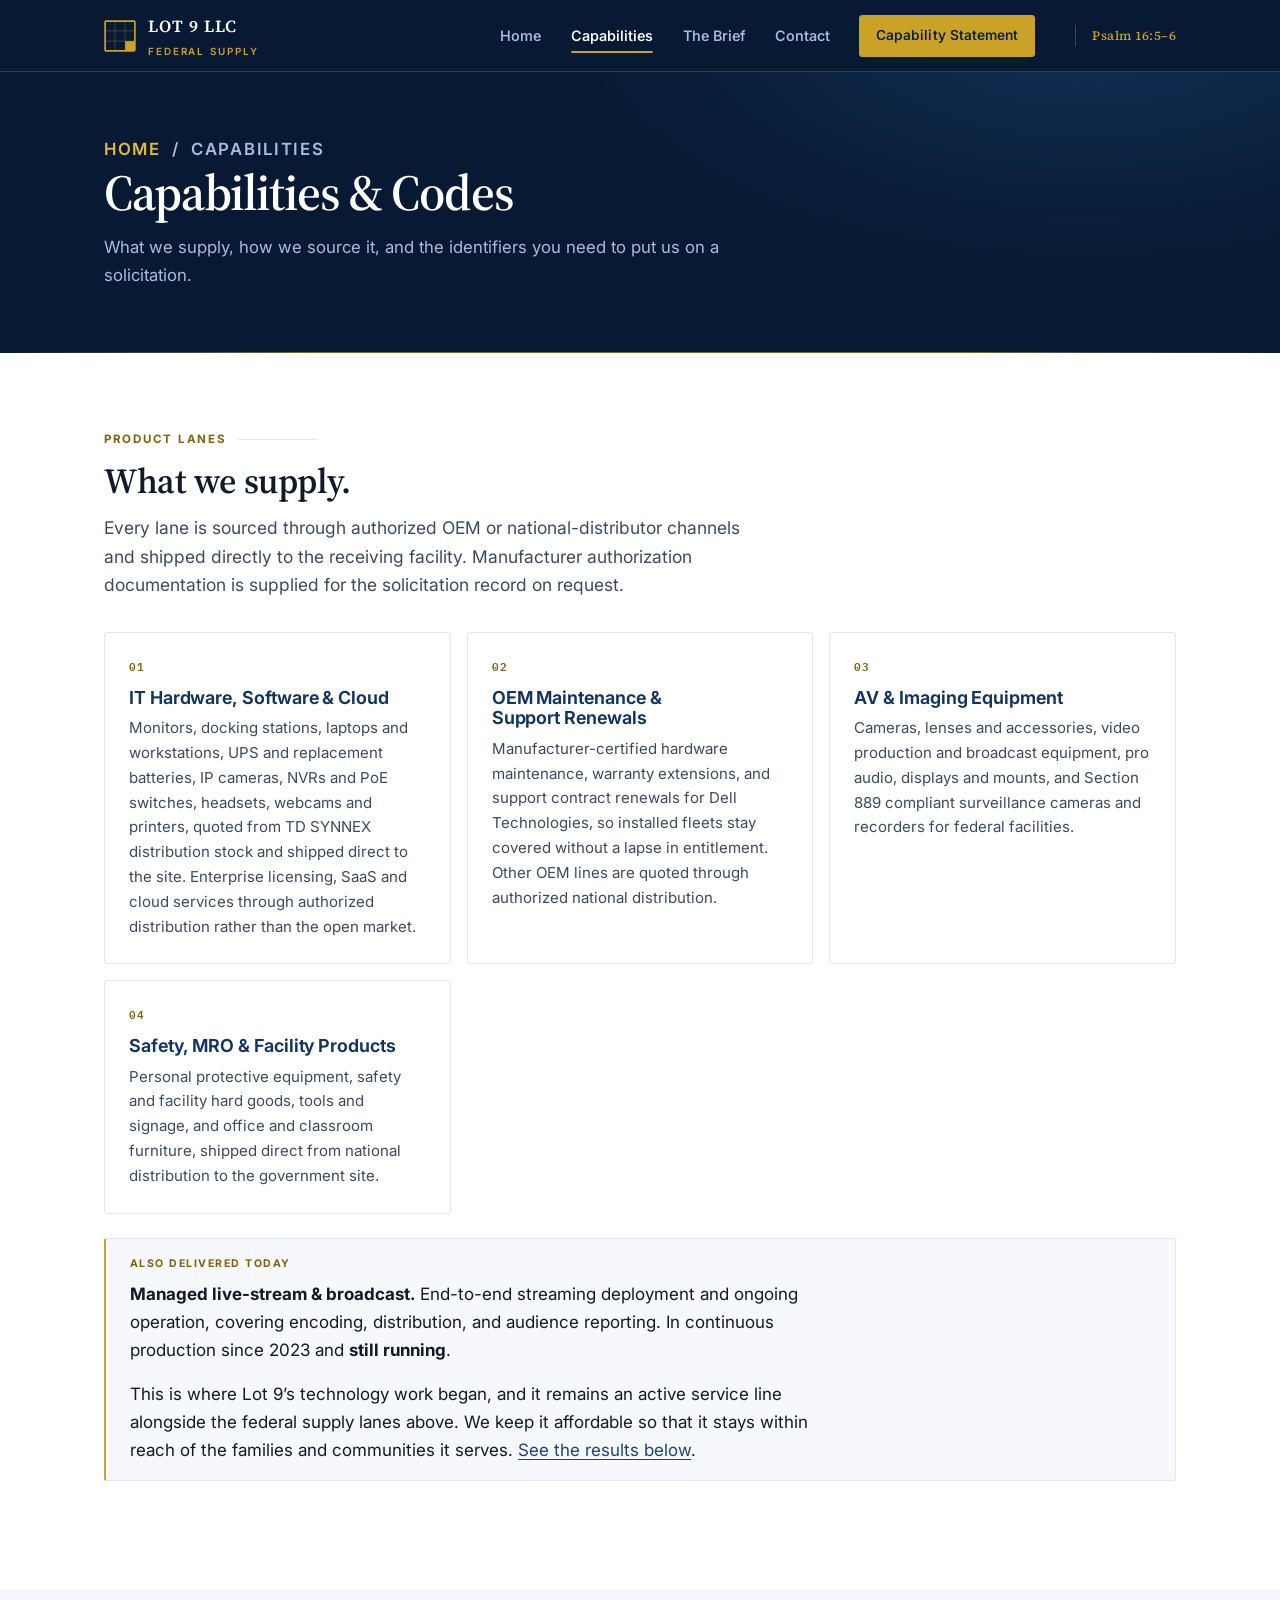
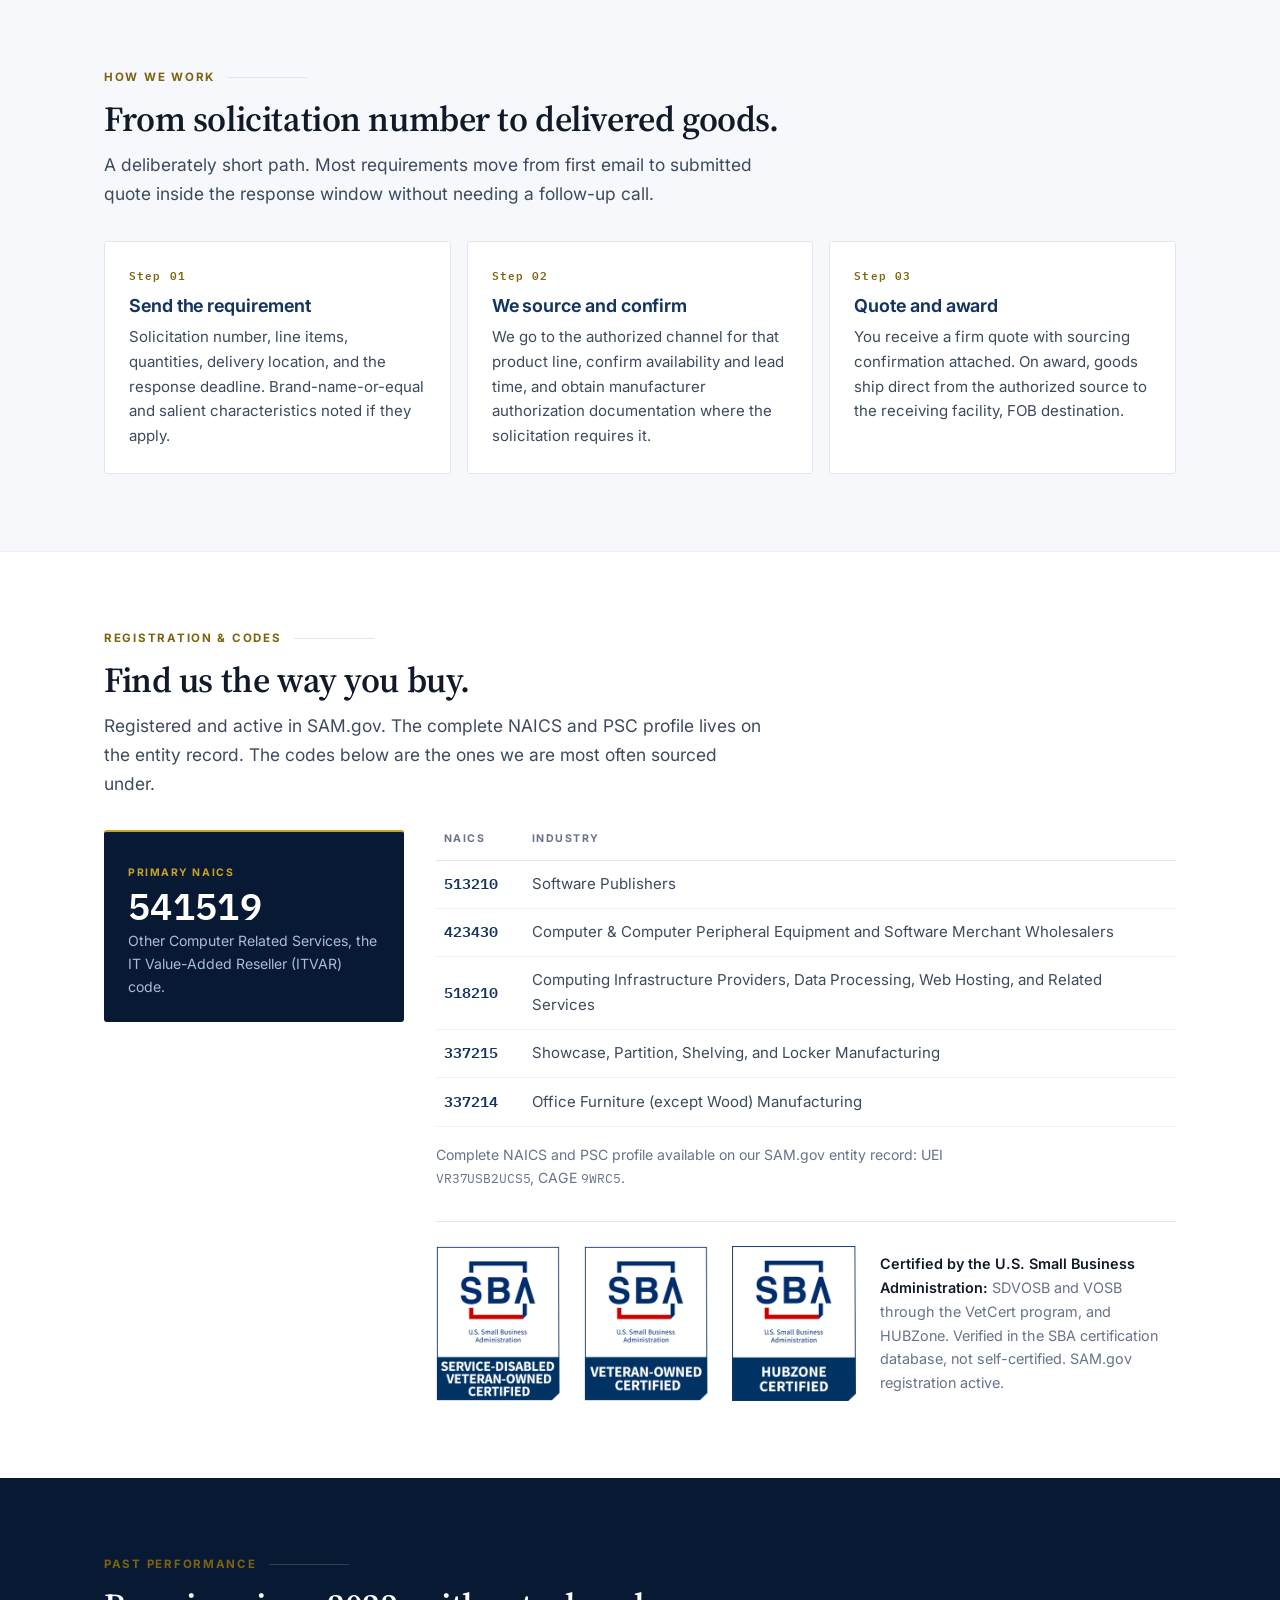
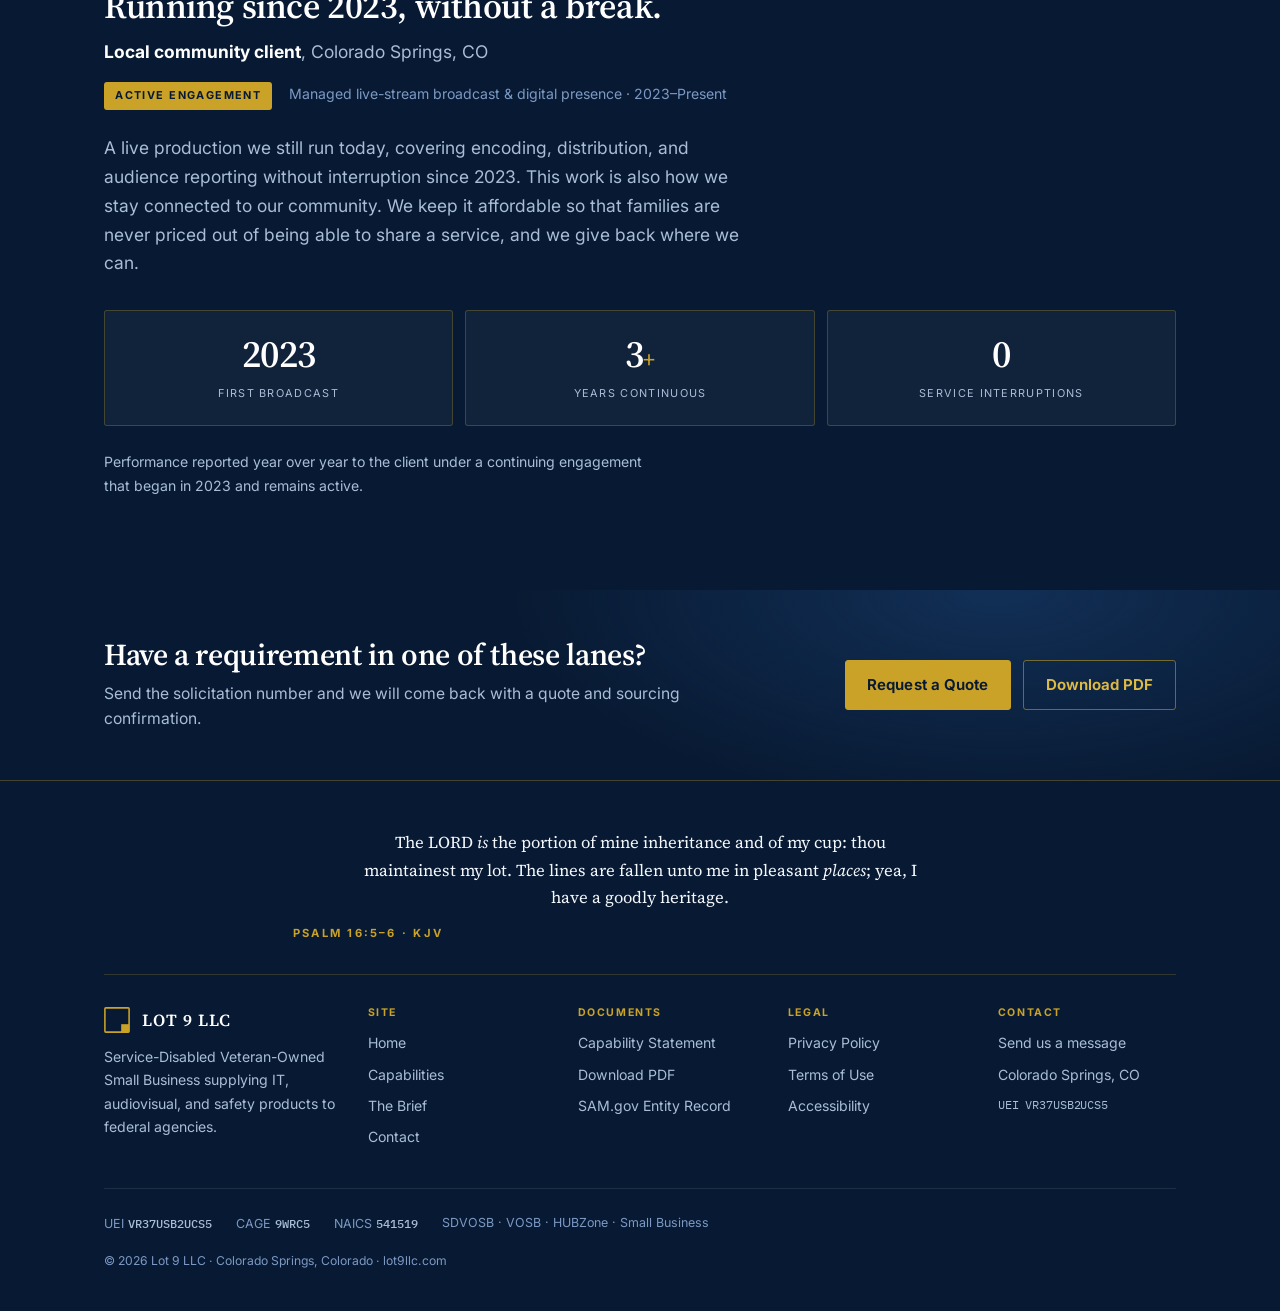
<file: capabilities.html>
<!doctype html>
<html lang="en">
<head>
<meta charset="utf-8">
<meta name="viewport" content="width=device-width, initial-scale=1">
<title>Capabilities &amp; Codes | Lot 9 LLC | SDVOSB Federal Supply</title>
<meta name="description" content="What Lot 9 LLC supplies to federal agencies: IT hardware and software, OEM maintenance renewals, audiovisual and imaging equipment, safety products, and furniture. NAICS and PSC codes, SBA certifications, and past performance.">
<link rel="canonical" href="https://lot9llc.com/capabilities.html">

<meta property="og:type" content="website">
<meta property="og:site_name" content="Lot 9 LLC">
<meta property="og:title" content="Capabilities &amp; Codes | Lot 9 LLC">
<meta property="og:description" content="Product lanes, NAICS and PSC codes, SBA certifications, and past performance for Lot 9 LLC, an SDVOSB federal supply partner.">
<meta property="og:url" content="https://lot9llc.com/capabilities.html">
<meta property="og:image" content="https://lot9llc.com/assets/og-image.png">
<meta property="og:image:width" content="1200">
<meta property="og:image:height" content="630">
<meta property="og:image:alt" content="Lot 9 LLC - SDVOSB and VOSB federal supply partner. IT hardware and software, OEM maintenance renewals, AV and imaging equipment, safety and facility products. UEI VR37USB2UCS5, CAGE 9WRC5.">
<meta name="twitter:card" content="summary_large_image">

<link rel="icon" href="assets/favicon.svg" type="image/svg+xml">
<link rel="preconnect" href="https://fonts.googleapis.com">
<link rel="preconnect" href="https://fonts.gstatic.com" crossorigin>
<link rel="stylesheet" href="https://fonts.googleapis.com/css2?family=Inter:wght@400;500;550;600;650;700&family=Source+Serif+4:opsz,wght@8..60,500;8..60,600&family=IBM+Plex+Mono:wght@400;500;600&display=swap">
<link rel="stylesheet" href="assets/site.css">
</head>
<body>
<a class="skip" href="#main">Skip to content</a>

<header class="site-head">
  <div class="wrap">
    <a class="brand" href="index.html" aria-label="Lot 9 LLC home">
      <svg width="32" height="32" viewBox="0 0 46 46" aria-hidden="true">
        <rect x="1.6" y="1.6" width="42.8" height="42.8" rx="1.5" stroke="#C9A227" stroke-width="2.4" fill="none"/>
        <line x1="15.6" y1="2" x2="15.6" y2="44" stroke="#C9A227" stroke-width=".9" opacity=".45"/>
        <line x1="30.4" y1="2" x2="30.4" y2="44" stroke="#C9A227" stroke-width=".9" opacity=".45"/>
        <line x1="2" y1="15.6" x2="44" y2="15.6" stroke="#C9A227" stroke-width=".9" opacity=".45"/>
        <line x1="2" y1="30.4" x2="44" y2="30.4" stroke="#C9A227" stroke-width=".9" opacity=".45"/>
        <rect x="30.4" y="30.4" width="14" height="14" fill="#C9A227"/>
      </svg>
      <span>
        <span class="brand-name">LOT 9 LLC</span>
        <span class="brand-sub">Federal Supply</span>
      </span>
    </a>
    <button class="nav-btn" id="navBtn" aria-expanded="false" aria-controls="nav" aria-label="Menu">
      <span></span><span></span><span></span>
    </button>
    <nav class="nav" id="nav" aria-label="Primary">
      <a href="index.html">Home</a>
      <a href="capabilities.html" aria-current="page">Capabilities</a>
      <a href="brief/index.html">The Brief</a>
      <a href="contact.html">Contact</a>
      <a class="btn btn-primary" href="capability-statement.html">Capability Statement</a>
    </nav>
    <span class="head-verse">Psalm 16:5&ndash;6</span>
  </div>
</header>

<main id="main">

<div class="page-head">
  <div class="wrap">
    <p class="crumb"><a href="index.html">Home</a> &nbsp;/&nbsp; Capabilities</p>
    <h1>Capabilities &amp; Codes</h1>
    <p>What we supply, how we source it, and the identifiers you need to put us on a
      solicitation.</p>
  </div>
</div>

<!-- ===================== LANES ===================== -->
<section>
  <div class="wrap">
    <div class="section-head">
      <p class="eyebrow">Product Lanes</p>
      <h2>What we supply.</h2>
      <p class="lede">Every lane is sourced through authorized OEM or national-distributor channels
        and shipped directly to the receiving facility. Manufacturer authorization documentation
        is supplied for the solicitation record on request.</p>
    </div>

    <div class="grid grid-2">
      <article class="card">
        <span class="card-num">01</span>
        <h3>IT Hardware, Software &amp; Cloud</h3>
        <p>Monitors, docking stations, laptops and workstations, UPS and replacement batteries,
          IP cameras, NVRs and PoE switches, headsets, webcams and printers, quoted from
          TD SYNNEX distribution stock and shipped direct to the site. Enterprise licensing,
          SaaS and cloud services through authorized distribution rather than the open market.</p>
      </article>
      <article class="card">
        <span class="card-num">02</span>
        <h3>OEM Maintenance &amp; Support Renewals</h3>
        <p>Manufacturer-certified hardware maintenance, warranty extensions, and support contract
          renewals for Dell Technologies, so installed fleets stay covered without a lapse in
          entitlement. Other OEM lines are quoted through authorized national distribution.</p>
      </article>
      <article class="card">
        <span class="card-num">03</span>
        <h3>AV &amp; Imaging Equipment</h3>
        <p>Cameras, lenses and accessories, video production and broadcast equipment, pro audio,
          displays and mounts, and Section 889 compliant surveillance cameras and recorders for
          federal facilities.</p>
      </article>
      <article class="card">
        <span class="card-num">04</span>
        <h3>Safety, MRO &amp; Facility Products</h3>
        <p>Personal protective equipment, safety and facility hard goods, tools and signage, and
          office and classroom furniture, shipped direct from national distribution to the
          government site.</p>
      </article>
    </div>

    <!-- Deliberately NOT a 5th card: a live service line, kept subordinate to the four
         federal supply lanes so it does not dilute the resale pitch. -->
    <div class="callout" style="margin-top:var(--s5);">
      <span class="lbl">Also delivered today</span>
      <p><strong>Managed live-stream &amp; broadcast.</strong> End-to-end streaming
        deployment and ongoing operation, covering encoding, distribution, and audience reporting.
        In continuous production since 2023 and <strong>still running</strong>.</p>
      <p style="margin-bottom:0;">This is where Lot 9&rsquo;s technology work began, and it remains
        an active service line alongside the federal supply lanes above. We keep it affordable so
        that it stays within reach of the families and communities it serves.
        <a href="#past-performance">See the results below</a>.</p>
    </div>
  </div>
</section>

<!-- ===================== HOW WE WORK ===================== -->
<section class="panel">
  <div class="wrap">
    <div class="section-head">
      <p class="eyebrow">How We Work</p>
      <h2>From solicitation number to delivered goods.</h2>
      <p class="lede">A deliberately short path. Most requirements move from first email to
        submitted quote inside the response window without needing a follow-up call.</p>
    </div>
    <div class="grid">
      <article class="card">
        <span class="card-num">Step 01</span>
        <h3>Send the requirement</h3>
        <p>Solicitation number, line items, quantities, delivery location, and the response
          deadline. Brand-name-or-equal and salient characteristics noted if they apply.</p>
      </article>
      <article class="card">
        <span class="card-num">Step 02</span>
        <h3>We source and confirm</h3>
        <p>We go to the authorized channel for that product line, confirm availability and lead
          time, and obtain manufacturer authorization documentation where the solicitation
          requires it.</p>
      </article>
      <article class="card">
        <span class="card-num">Step 03</span>
        <h3>Quote and award</h3>
        <p>You receive a firm quote with sourcing confirmation attached. On award, goods ship
          direct from the authorized source to the receiving facility, FOB destination.</p>
      </article>
    </div>
  </div>
</section>

<!-- ===================== CODES ===================== -->
<section id="codes">
  <div class="wrap">
    <div class="section-head">
      <p class="eyebrow">Registration &amp; Codes</p>
      <h2>Find us the way you buy.</h2>
      <p class="lede">Registered and active in SAM.gov. The complete NAICS and PSC profile lives on
        the entity record. The codes below are the ones we are most often sourced under.</p>
    </div>

    <div class="codes">
      <div class="code-hero">
        <span class="k">Primary NAICS</span>
        <div class="c">541519</div>
        <p class="d">Other Computer Related Services, the IT Value-Added Reseller (ITVAR)
          code.</p>
      </div>
      <div>
        <div class="table-scroll">
          <table class="codes-t">
            <thead>
              <tr><th scope="col">NAICS</th><th scope="col">Industry</th></tr>
            </thead>
            <tbody>
              <tr><td class="c">513210</td><td>Software Publishers</td></tr>
              <tr><td class="c">423430</td><td>Computer &amp; Computer Peripheral Equipment and Software Merchant Wholesalers</td></tr>
              <tr><td class="c">518210</td><td>Computing Infrastructure Providers, Data Processing, Web Hosting, and Related Services</td></tr>
              <tr><td class="c">337215</td><td>Showcase, Partition, Shelving, and Locker Manufacturing</td></tr>
              <tr><td class="c">337214</td><td>Office Furniture (except Wood) Manufacturing</td></tr>
            </tbody>
          </table>
        </div>
        <p class="small" style="margin-top:var(--s4);">Complete NAICS and PSC profile available on
          our SAM.gov entity record: UEI <span class="mono">VR37USB2UCS5</span>,
          CAGE <span class="mono">9WRC5</span>.</p>

        <div class="certs">
          <img src="sba-sdvosb-certified.png" width="124" height="155" loading="lazy"
               alt="U.S. Small Business Administration, Service-Disabled Veteran-Owned Small Business Certified">
          <img src="sba-vosb-certified.png" width="124" height="155" loading="lazy"
               alt="U.S. Small Business Administration, Veteran-Owned Small Business Certified">
          <img src="sba-hubzone-certified.png" width="124" height="155" loading="lazy"
               alt="U.S. Small Business Administration, HUBZone Certified">
          <div class="certs-txt">
            <p><b>Certified by the U.S. Small Business Administration:</b> SDVOSB and VOSB
              through the VetCert program, and HUBZone. Verified in the SBA certification database, not
              self-certified. SAM.gov registration active.</p>
          </div>
        </div>
      </div>
    </div>
  </div>
</section>

<!-- ===================== PAST PERFORMANCE ===================== -->
<section class="dark" id="past-performance">
  <div class="wrap">
    <div class="section-head">
      <p class="eyebrow">Past Performance</p>
      <h2>Running since 2023, without a break.</h2>
      <p class="lede" style="margin-bottom:var(--s3);"><strong style="color:#fff;">Local
        community client</strong>, Colorado Springs, CO</p>
      <p style="margin-bottom:var(--s5);">
        <span class="chip chip-solid">Active engagement</span>
        <span class="small" style="color:var(--navy-400);margin-left:var(--s3);">Managed
          live-stream broadcast &amp; digital presence &middot; 2023&ndash;Present</span></p>
      <p class="lede" style="margin-bottom:var(--s6);">A live production we still run today,
        covering encoding, distribution, and audience reporting without interruption since 2023.
        This work is also how we stay connected to our community. We keep it affordable so that
        families are never priced out of being able to share a service, and we give back where we
        can.</p>
    </div>
    <div class="metrics">
      <div class="metric"><div class="n">2023</div><div class="l">First Broadcast</div></div>
      <div class="metric"><div class="n">3<span class="u">+</span></div><div class="l">Years Continuous</div></div>
      <div class="metric"><div class="n">0</div><div class="l">Service Interruptions</div></div>
    </div>
    <p class="small" style="color:var(--navy-200);margin-top:var(--s5);max-width:60ch;">
      Performance reported year over year to the client under a continuing engagement that began in
      2023 and remains active.</p>
  </div>
</section>

<div class="cta-band">
  <div class="wrap">
    <div style="flex:1 1 420px;">
      <h2>Have a requirement in one of these lanes?</h2>
      <p>Send the solicitation number and we will come back with a quote and sourcing
        confirmation.</p>
    </div>
    <div class="btn-row">
      <a class="btn btn-primary" href="contact.html">Request a Quote</a>
      <a class="btn btn-outline-light" href="Lot9-Capability-Statement.pdf">Download PDF</a>
    </div>
  </div>
</div>

</main>

<footer class="site-foot">
  <div class="wrap">
    <div class="foot-verse">
      <blockquote>The LORD <i>is</i> the portion of mine inheritance and of my cup: thou
        maintainest my lot. The lines are fallen unto me in pleasant <i>places</i>; yea, I
        have a goodly heritage.</blockquote>
      <p class="verse-ref">Psalm 16:5&ndash;6 &middot; KJV</p>
    </div>
    <div class="foot-grid">
      <div>
        <a class="brand" href="index.html" aria-label="Lot 9 LLC home">
          <svg width="26" height="26" viewBox="0 0 46 46" aria-hidden="true">
            <rect x="1.6" y="1.6" width="42.8" height="42.8" rx="1.5" stroke="#C9A227" stroke-width="2.8" fill="none"/>
            <rect x="30.4" y="30.4" width="14" height="14" fill="#C9A227"/>
          </svg>
          <span class="brand-name">LOT 9 LLC</span>
        </a>
        <p class="foot-blurb">Service-Disabled Veteran-Owned Small Business supplying IT,
          audiovisual, and safety products to federal agencies.</p>
      </div>
      <div>
        <h3>Site</h3>
        <ul>
          <li><a href="index.html">Home</a></li>
          <li><a href="capabilities.html">Capabilities</a></li>
          <li><a href="brief/index.html">The Brief</a></li>
          <li><a href="contact.html">Contact</a></li>
        </ul>
      </div>
      <div>
        <h3>Documents</h3>
        <ul>
          <li><a href="capability-statement.html">Capability Statement</a></li>
          <li><a href="Lot9-Capability-Statement.pdf">Download PDF</a></li>
          <li><a href="https://sam.gov/" rel="noopener">SAM.gov Entity Record</a></li>
        </ul>
      </div>
      <div class="foot-legal-col">
        <h3>Legal</h3>
        <ul>
          <li><a href="privacy.html">Privacy Policy</a></li>
          <li><a href="terms.html">Terms of Use</a></li>
          <li><a href="accessibility.html">Accessibility</a></li>
        </ul>
      </div>
      <div>
        <h3>Contact</h3>
        <ul>
          <li><a href="contact.html">Send us a message</a></li>
          <li>Colorado Springs, CO</li>
          <li class="mono" style="font-size:.78rem;">UEI VR37USB2UCS5</li>
        </ul>
      </div>
    </div>
    <div class="foot-ids">
      <span>UEI <b>VR37USB2UCS5</b></span>
      <span>CAGE <b>9WRC5</b></span>
      <span>NAICS <b>541519</b></span>
      <span>SDVOSB &middot; VOSB &middot; HUBZone &middot; Small Business</span>
    </div>
    <p class="foot-legal">&copy; 2026 Lot 9 LLC &middot; Colorado Springs, Colorado &middot;
      lot9llc.com</p>
  </div>
</footer>

<script>
(function(){
  var b=document.getElementById('navBtn'), n=document.getElementById('nav');
  if(!b||!n) return;
  b.addEventListener('click',function(){
    var open=n.classList.toggle('open');
    b.setAttribute('aria-expanded',open?'true':'false');
  });
})();
</script>
</body>
</html>
</file>
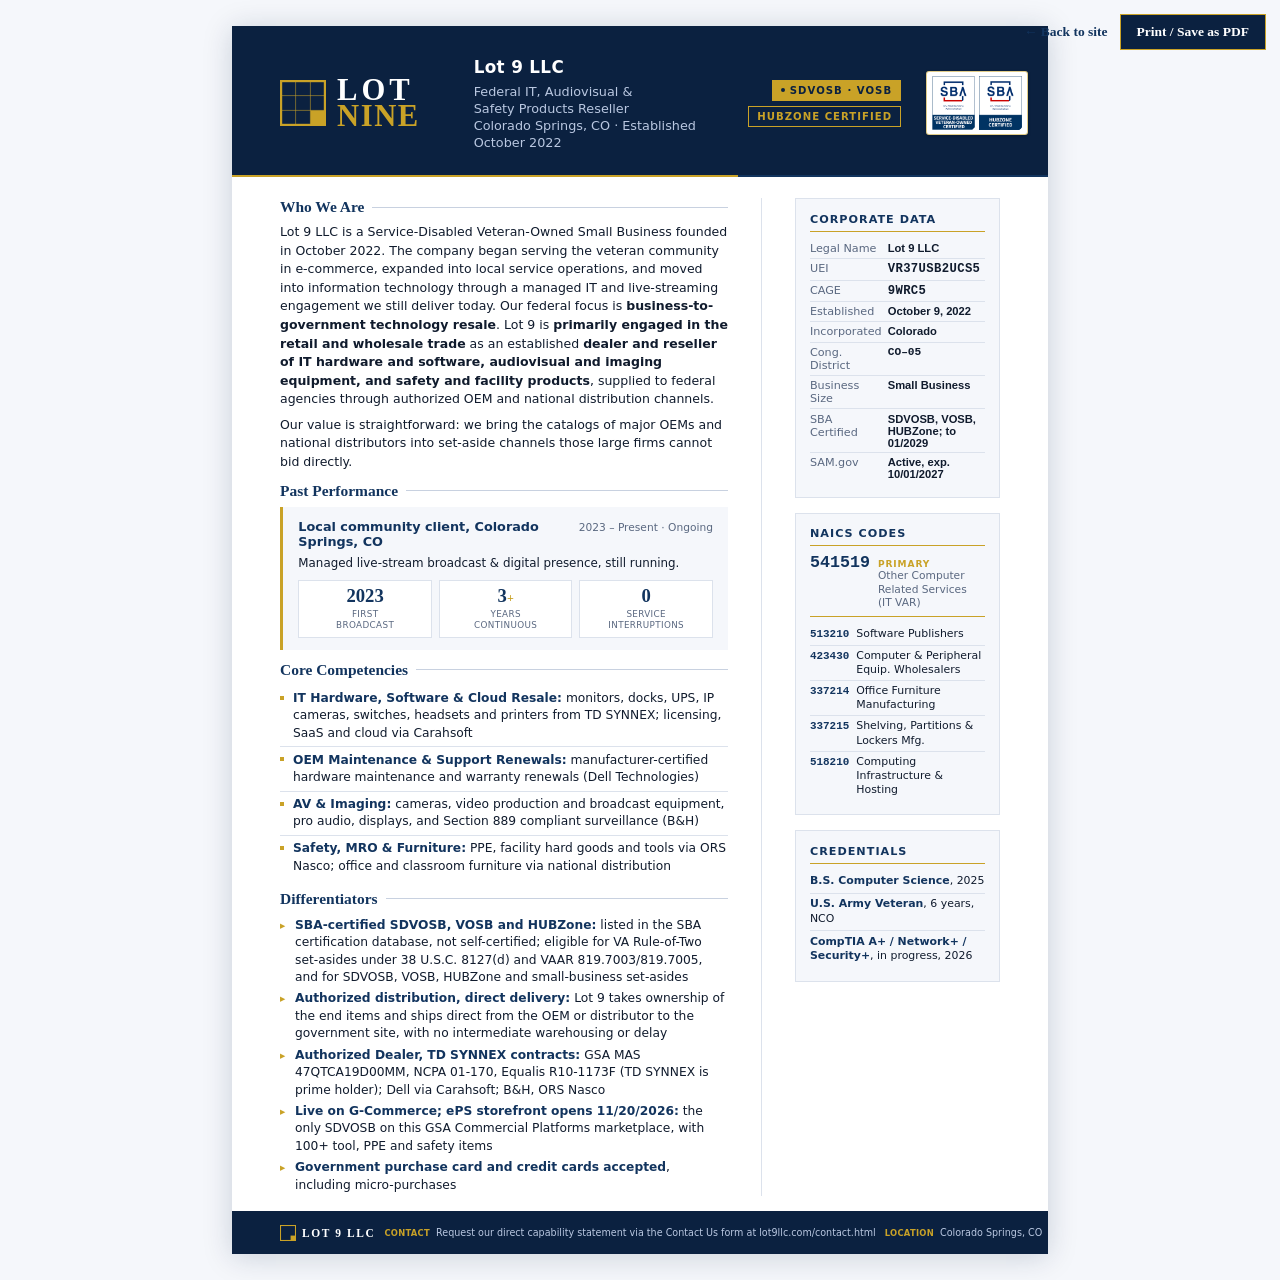
<file: capability-statement.html>
<!doctype html>
<html lang="en">
<head>
<meta charset="utf-8">
<meta name="viewport" content="width=device-width, initial-scale=1">
<title>Lot 9 LLC | Capability Statement</title>
<meta name="description" content="Lot 9 LLC capability statement. SDVOSB federal IT, audiovisual, and safety products reseller.">
<style>
  :root{
    --navy:#12345E; --navy-deep:#0B2140; --ink:#101B2D; --gold:#C9A227; --gold-lt:#E3BE3F;
    --slate:#5A6880; --paper:#FFFFFF; --panel:#F5F7FB; --line:#DCE2EC; --rule:#C8D1E0;
  }
  :root[data-theme="dark"]{
    --navy:#4C74AE; --navy-deep:#0E1727; --ink:#E9EDF5; --gold:#D9BA4B; --gold-lt:#E8CD64;
    --slate:#A3AFC4; --paper:#101828; --panel:#161F33; --line:#28334A; --rule:#33405C;
  }
  @media (prefers-color-scheme: dark){
    :root:not([data-theme="light"]){
      --navy:#4C74AE; --navy-deep:#0E1727; --ink:#E9EDF5; --gold:#D9BA4B; --gold-lt:#E8CD64;
      --slate:#A3AFC4; --paper:#101828; --panel:#161F33; --line:#28334A; --rule:#33405C;
    }
  }
  *{box-sizing:border-box;}
  body{margin:0;background:var(--panel);}
  .shell{display:flex;justify-content:center;padding:26px 14px;
    font-family:"Calibri","Segoe UI",system-ui,sans-serif;color:var(--ink);}
  .sheet{width:8.5in;background:var(--paper);box-shadow:0 3px 28px rgba(11,33,64,.18);
    display:flex;flex-direction:column;overflow:hidden;}

  .toolbar{position:fixed;top:14px;right:14px;z-index:10;}
  .toolbar button{font:inherit;font-weight:700;font-size:13.5px;background:var(--navy-deep);
    color:#fff;border:1px solid var(--gold);padding:9px 16px;cursor:pointer;}
  .toolbar a{display:inline-block;margin-right:8px;font-size:13.5px;color:var(--navy);
    text-decoration:none;font-weight:700;}

  /* ================= MASTHEAD ================= */
  .masthead{background:var(--navy-deep);padding:.3in .5in .24in .5in;
    display:flex;align-items:center;gap:.26in;}
  .logo{flex:0 0 auto;display:flex;align-items:center;gap:11px;}
  .logo svg{display:block;}
  .wordmark{line-height:.86;}
  .wordmark .lot{font-family:"Cambria",Georgia,serif;font-weight:700;font-size:23pt;
    color:#fff;letter-spacing:.13em;display:block;}
  .wordmark .nine{font-family:"Cambria",Georgia,serif;font-weight:700;font-size:23pt;
    color:var(--gold);letter-spacing:.05em;display:block;}
  .mast-div{width:1px;align-self:stretch;background:rgba(255,255,255,.18);margin:0 2px;}
  /* min-width guards against flex collapse: adding the SBA badge to this row squeezed
     .mast-text to 0px, which wrapped the tagline into 242px and blew the masthead to 371px
     (and the PDF to 2 pages). Measured 2026-07-26 -- do not remove this floor. */
  .mast-text{flex:1;min-width:2.6in;}
  .legal{font-size:12.6pt;font-weight:700;color:#fff;margin:0 0 3px 0;letter-spacing:.02em;}
  .tagline{font-size:9.6pt;color:#B9C7E0;margin:0;line-height:1.35;text-wrap:balance;}
  .chips{flex:0 0 auto;display:flex;flex-direction:column;gap:5px;align-items:flex-end;}
  .chip{display:inline-flex;align-items:center;gap:5px;border:1.3px solid var(--gold);
    color:var(--gold);font-size:7.6pt;font-weight:700;letter-spacing:.1em;
    text-transform:uppercase;padding:4px 8px;white-space:nowrap;}
  .chip .dot{width:4px;height:4px;background:var(--gold);border-radius:50%;}
  .chip.solid{background:var(--gold);color:var(--navy-deep);border-color:var(--gold);}
  /* SBA VetCert badge. Cleared for this use: SBA's terms permit the icon on "business websites,
     business cards, and social media profiles, as well as on CAPABILITY STATEMENTS and proposal
     bids." PROHIBITED on company letterhead, marketing materials, and advertising -- which is why
     it is deliberately absent from the Outlook signature. */
  .sba-badge{display:block;height:.56in;width:auto;}
  /* 2026-11-14: HUBZone icon added beside SDVOSB (same SBA pack, same permitted-use terms). */
  .sba-plate{flex:0 0 auto;align-self:center;background:#fff;border-radius:3px;
    display:flex;gap:4px;
    padding:4px 5px;border:1px solid rgba(201,162,39,.55);
    box-shadow:0 1px 3px rgba(0,0,0,.28);line-height:0;}
  .goldrule{height:2.5px;background:linear-gradient(90deg,var(--gold) 0%,var(--gold) 62%,var(--navy) 62%,var(--navy) 100%);}

  /* ================= GRID ================= */
  .grid{display:grid;grid-template-columns:1fr 2.48in;padding:.22in .5in .16in .5in;flex:1;}
  .main{padding-right:.34in;border-right:1px solid var(--line);}
  .side{padding-left:.34in;display:flex;flex-direction:column;gap:.16in;}

  h2{font-family:"Cambria",Georgia,serif;font-size:11.6pt;font-weight:700;color:var(--navy);
    margin:0 0 7px 0;display:flex;align-items:center;gap:8px;}
  h2::after{content:"";flex:1;height:1px;background:var(--rule);}
  .block + .block{margin-top:.11in;}
  p{font-size:9.4pt;line-height:1.48;margin:0 0 7px 0;}
  p:last-child{margin-bottom:0;}
  .need{color:#A8801A;font-style:italic;}
  :root[data-theme="dark"] .need{color:var(--gold-lt);}

  .comp{margin:0;padding:0;list-style:none;}
  .comp li{font-size:9.2pt;line-height:1.4;padding:4.5px 0 4.5px 13px;position:relative;
    border-top:1px solid var(--line);}
  .comp li:first-child{border-top:none;}
  .comp li::before{content:"";position:absolute;left:0;top:10px;width:4px;height:4px;background:var(--gold);}
  .comp b{color:var(--navy);}

  .pp{background:var(--panel);border-left:3px solid var(--gold);padding:.13in .16in;}
  .pp-head{display:flex;justify-content:space-between;align-items:baseline;gap:8px;margin-bottom:6px;}
  .pp-client{font-size:9.6pt;font-weight:700;color:var(--navy);}
  .pp-meta{font-size:8pt;color:var(--slate);white-space:nowrap;}
  .pp-desc{font-size:8.9pt;line-height:1.42;margin:0 0 8px 0;}
  .metrics{display:grid;grid-template-columns:repeat(3,1fr);gap:7px;}
  .metric{text-align:center;background:var(--paper);border:1px solid var(--line);padding:6px 3px;}
  .metric .n{font-family:"Cambria",Georgia,serif;font-size:14pt;font-weight:700;color:var(--navy);
    line-height:1;display:block;font-variant-numeric:tabular-nums;}
  .metric .n .u{font-size:9pt;color:var(--gold);}
  .metric .l{font-size:6.6pt;line-height:1.25;color:var(--slate);text-transform:uppercase;
    letter-spacing:.04em;display:block;margin-top:3px;}

  .diff{margin:0;padding:0;list-style:none;}
  .diff li{font-size:9.2pt;line-height:1.42;padding:2px 0 2px 15px;position:relative;}
  .diff li::before{content:"\25B8";position:absolute;left:0;color:var(--gold);font-size:8pt;top:3px;}
  .diff b{color:var(--navy);}

  /* ================= SIDE ================= */
  .card{background:var(--panel);border:1px solid var(--line);padding:.14in .15in;}
  .card h3{font-size:8.4pt;font-weight:700;color:var(--navy);margin:0 0 7px 0;
    text-transform:uppercase;letter-spacing:.09em;padding-bottom:5px;border-bottom:1.5px solid var(--gold);}
  table{width:100%;border-collapse:collapse;}
  td{font-size:8.4pt;padding:3.2px 0;vertical-align:top;border-top:1px solid var(--line);}
  tr:first-child td{border-top:none;}
  td.k{color:var(--slate);width:40%;padding-right:6px;}
  td.v{font-family:"Consolas",monospace;font-weight:700;color:var(--ink);
    font-variant-numeric:tabular-nums;word-break:break-word;}
  td.v.txt{font-family:"Calibri",sans-serif;}
  td.v.big{font-size:9.2pt;letter-spacing:.03em;}

  .np{display:flex;gap:8px;align-items:baseline;padding-bottom:7px;margin-bottom:7px;
    border-bottom:1.5px solid var(--gold);}
  .np .c{font-family:"Consolas",monospace;font-size:12.5pt;font-weight:700;color:var(--navy);
    font-variant-numeric:tabular-nums;}
  .np .lab{font-size:6.8pt;letter-spacing:.1em;text-transform:uppercase;color:var(--gold);
    font-weight:700;display:block;}
  .np .d{font-size:8pt;color:var(--slate);display:block;line-height:1.25;}
  .nl{margin:0;padding:0;list-style:none;}
  .nl li{display:flex;gap:7px;font-size:8.2pt;padding:3px 0;border-top:1px solid var(--line);
    line-height:1.3;}
  .nl li:first-child{border-top:none;}
  .nl .c{font-family:"Consolas",monospace;font-weight:700;color:var(--navy);flex:0 0 auto;
    font-variant-numeric:tabular-nums;}
  .nl .d{color:var(--ink);}

  .cred{margin:0;padding:0;list-style:none;}
  .cred li{font-size:8.2pt;line-height:1.35;padding:3.5px 0;border-top:1px solid var(--line);
    color:var(--ink);}
  .cred li:first-child{border-top:none;}
  .cred b{color:var(--navy);}
  .cred .sub{color:var(--slate);}

  /* ================= FOOTER ================= */
  .foot{background:var(--navy-deep);padding:.14in .5in;display:flex;
    justify-content:space-between;align-items:center;gap:9px;flex-wrap:nowrap;}
  .foot-i{font-size:7.2pt;color:#B9C7E0;white-space:nowrap;}
  .foot-i b{color:var(--gold);font-weight:700;letter-spacing:.03em;text-transform:uppercase;font-size:6.3pt;}
  .foot-mark{display:flex;align-items:center;gap:6px;}

  @media print{
    body{background:#fff;} .shell{padding:0;} .toolbar{display:none;}
    .sheet{box-shadow:none;width:auto;}
    @page{size:letter;margin:0;}
  }
</style>
</head>
<body>

<div class="toolbar">
  <a href="index.html">&larr; Back to site</a>
  <button onclick="window.print()">Print / Save as PDF</button>
</div>

<div class="shell">
  <div class="sheet">

    <!-- ================= MASTHEAD ================= -->
    <div class="masthead">
      <div class="logo">
        <svg width="46" height="46" viewBox="0 0 46 46" fill="none" aria-label="Lot 9 mark">
          <rect x="1.1" y="1.1" width="43.8" height="43.8" stroke="#C9A227" stroke-width="2.2"/>
          <line x1="15.6" y1="1.1" x2="15.6" y2="44.9" stroke="#C9A227" stroke-width="1" opacity=".55"/>
          <line x1="30.4" y1="1.1" x2="30.4" y2="44.9" stroke="#C9A227" stroke-width="1" opacity=".55"/>
          <line x1="1.1" y1="15.6" x2="44.9" y2="15.6" stroke="#C9A227" stroke-width="1" opacity=".55"/>
          <line x1="1.1" y1="30.4" x2="44.9" y2="30.4" stroke="#C9A227" stroke-width="1" opacity=".55"/>
          <rect x="30.4" y="30.4" width="14.5" height="14.5" fill="#C9A227"/>
        </svg>
        <div class="wordmark">
          <span class="lot">LOT</span>
          <span class="nine">NINE</span>
        </div>
      </div>
      <div class="mast-div"></div>
      <div class="mast-text">
        <p class="legal">Lot 9 LLC</p>
        <p class="tagline">Federal IT, Audiovisual &amp; Safety Products Reseller<br>
          Colorado Springs, CO &middot; Established October 2022</p>
      </div>
      <div class="chips">
        <span class="chip solid"><span class="dot" style="background:#0B2140;"></span>SDVOSB &middot; VOSB</span>
        <span class="chip">HUBZone Certified</span>
      </div>
      <span class="sba-plate"><img class="sba-badge" src="sba-sdvosb-certified.png"
           alt="U.S. Small Business Administration Certified Service-Disabled Veteran-Owned Small Business"><img class="sba-badge" src="sba-hubzone-certified.png"
           alt="U.S. Small Business Administration HUBZone Certified"></span>
    </div>
    <div class="goldrule"></div>

    <div class="grid">
      <!-- ================= MAIN ================= -->
      <div class="main">

        <div class="block">
          <h2>Who We Are</h2>
          <p>Lot 9 LLC is a Service-Disabled Veteran-Owned Small Business founded in October 2022.
            The company began serving the veteran community in e-commerce, expanded into local
            service operations, and moved into information technology through a managed IT and
            live-streaming engagement we still deliver today. Our federal focus is
            <b>business-to-government technology resale</b>. Lot 9 is <b>primarily engaged in the
            retail and wholesale trade</b> as an established <b>dealer and reseller of IT hardware
            and software, audiovisual and imaging equipment, and safety and facility products</b>, supplied
            to federal agencies through authorized OEM and national distribution channels.</p>
          <p>Our value is straightforward: we bring the catalogs of major OEMs and national
            distributors into set-aside channels those large firms cannot bid directly.</p>
        </div>

        <div class="block">
          <h2>Past Performance</h2>
          <div class="pp">
            <div class="pp-head">
              <span class="pp-client">Local community client, Colorado Springs, CO</span>
              <span class="pp-meta">2023 &ndash; Present &middot; Ongoing</span>
            </div>
            <p class="pp-desc">Managed live-stream broadcast &amp; digital presence, still running.</p>
            <div class="metrics">
              <div class="metric"><span class="n">2023</span><span class="l">First<br>Broadcast</span></div>
              <div class="metric"><span class="n">3<span class="u">+</span></span><span class="l">Years<br>Continuous</span></div>
              <div class="metric"><span class="n">0</span><span class="l">Service<br>Interruptions</span></div>
            </div>
          </div>
        </div>

        <div class="block">
          <h2>Core Competencies</h2>
          <ul class="comp">
            <li><b>IT Hardware, Software &amp; Cloud Resale:</b> monitors, docks, UPS, IP cameras, switches,
              headsets and printers from TD SYNNEX; licensing, SaaS and cloud via Carahsoft</li>
            <li><b>OEM Maintenance &amp; Support Renewals:</b> manufacturer-certified hardware
              maintenance and warranty renewals (Dell Technologies)</li>
            <li><b>AV &amp; Imaging:</b> cameras, video production and broadcast equipment,
              pro audio, displays, and Section 889 compliant surveillance (B&amp;H)</li>
            <li><b>Safety, MRO &amp; Furniture:</b> PPE, facility hard goods and tools via
              ORS Nasco; office and classroom furniture via national distribution</li>
          </ul>
        </div>

        <div class="block">
          <h2>Differentiators</h2>
          <ul class="diff">
            <li><b>SBA-certified SDVOSB, VOSB and HUBZone:</b> listed in the SBA
              certification database, not self-certified; eligible for VA Rule-of-Two set-asides
              under 38 U.S.C. 8127(d) and VAAR 819.7003/819.7005, and for SDVOSB, VOSB, HUBZone
              and small-business set-asides</li>
            <li><b>Authorized distribution, direct delivery:</b> Lot 9 takes ownership
              of the end items and ships direct from the OEM or distributor to the government
              site, with no intermediate warehousing or delay</li>
            <li><b>Authorized Dealer, TD SYNNEX contracts:</b> GSA MAS 47QTCA19D00MM, NCPA 01-170,
              Equalis R10-1173F (TD SYNNEX is prime holder); Dell via Carahsoft; B&amp;H, ORS Nasco</li>
            <li><b>Live on G-Commerce; ePS storefront opens 11/20/2026:</b> the only SDVOSB on
              this GSA Commercial Platforms marketplace, with 100+ tool, PPE and safety items</li>
            <li><b>Government purchase card and credit cards accepted</b>, including micro-purchases</li>
          </ul>
        </div>

      </div>

      <!-- ================= SIDE ================= -->
      <div class="side">

        <div class="card">
          <h3>Corporate Data</h3>
          <table>
            <tr><td class="k">Legal Name</td><td class="v txt">Lot 9 LLC</td></tr>
            <tr><td class="k">UEI</td><td class="v big">VR37USB2UCS5</td></tr>
            <tr><td class="k">CAGE</td><td class="v big">9WRC5</td></tr>
            <tr><td class="k">Established</td><td class="v txt">October 9, 2022</td></tr>
            <tr><td class="k">Incorporated</td><td class="v txt">Colorado</td></tr>
            <tr><td class="k">Cong. District</td><td class="v">CO&ndash;05</td></tr>
            <tr><td class="k">Business Size</td><td class="v txt">Small Business</td></tr>
            <tr><td class="k">SBA Certified</td><td class="v txt">SDVOSB, VOSB, HUBZone; to 01/2029</td></tr>
            <tr><td class="k">SAM.gov</td><td class="v txt">Active, exp. 10/01/2027</td></tr>
          </table>
        </div>

        <div class="card">
          <h3>NAICS Codes</h3>
          <div class="np">
            <span class="c">541519</span>
            <span><span class="lab">Primary</span>
              <span class="d">Other Computer Related Services (IT&nbsp;VAR)</span></span>
          </div>
          <ul class="nl">
            <li><span class="c">513210</span><span class="d">Software Publishers</span></li>
            <li><span class="c">423430</span><span class="d">Computer &amp; Peripheral Equip. Wholesalers</span></li>
            <li><span class="c">337214</span><span class="d">Office Furniture Manufacturing</span></li>
            <li><span class="c">337215</span><span class="d">Shelving, Partitions &amp; Lockers Mfg.</span></li>
            <li><span class="c">518210</span><span class="d">Computing Infrastructure &amp; Hosting</span></li>
          </ul>
        </div>

        <div class="card">
          <h3>Credentials</h3>
          <ul class="cred">
            <li><b>B.S. Computer Science</b>, 2025</li>
            <li><b>U.S. Army Veteran</b>, 6 years, NCO</li>
            <li><b>CompTIA A+ / Network+ / Security+</b>, in progress, 2026</li>
          </ul>
        </div>

      </div>
    </div>

    <!-- ================= FOOTER ================= -->
    <div class="foot">
      <div class="foot-mark">
        <svg width="16" height="16" viewBox="0 0 46 46" fill="none">
          <rect x="1.5" y="1.5" width="43" height="43" stroke="#C9A227" stroke-width="3"/>
          <rect x="30.4" y="30.4" width="14.1" height="14.1" fill="#C9A227"/>
        </svg>
        <span style="font-family:Cambria,serif;font-size:8.6pt;color:#fff;font-weight:700;letter-spacing:.14em;">LOT&nbsp;9&nbsp;LLC</span>
      </div>
      <!-- 🔴 THIS IS THE PUBLIC VARIANT. NO PHONE, NO EMAIL, NO PERSONAL NAME, NO STREET
           ADDRESS. EVER.
           A prior comment here argued full contact details were fine because "someone who
           opens the statement is a qualified reader." That reasoning was wrong and the
           details were live on the public internet until 2026-08-24. This file is a plain
           indexable page: it is linked from the header of EVERY page, listed in sitemap.xml
           at priority 0.7, and robots.txt says `Allow: /`. It is not a gated download, so a
           scraper reaches it exactly as easily as the home page. The address that was here
           was also residential.
           The full-POC variant for emailing a named buyer lives at
           NIGHT-BUILD/direct-send/Capability-Statement-DIRECT.* and is NEVER deployed.
           See the workspace CLAUDE.md: public = contact-via-form, UEI, CAGE, city only.
           This file is the SOURCE. The DIRECT variant is generated from it by
           NIGHT-BUILD/build-direct-statement.py and differs ONLY in the footer block.
           Edit here, re-run the generator, re-render both PDFs, confirm 1 page each. -->
      <div class="foot-i"><b>Contact</b>&nbsp; Request our direct capability statement via the Contact Us form at lot9llc.com/contact.html</div>
      <div class="foot-i"><b>Location</b>&nbsp; Colorado Springs, CO</div>
    </div>

  </div>
</div>
</body>
</html>
</file>
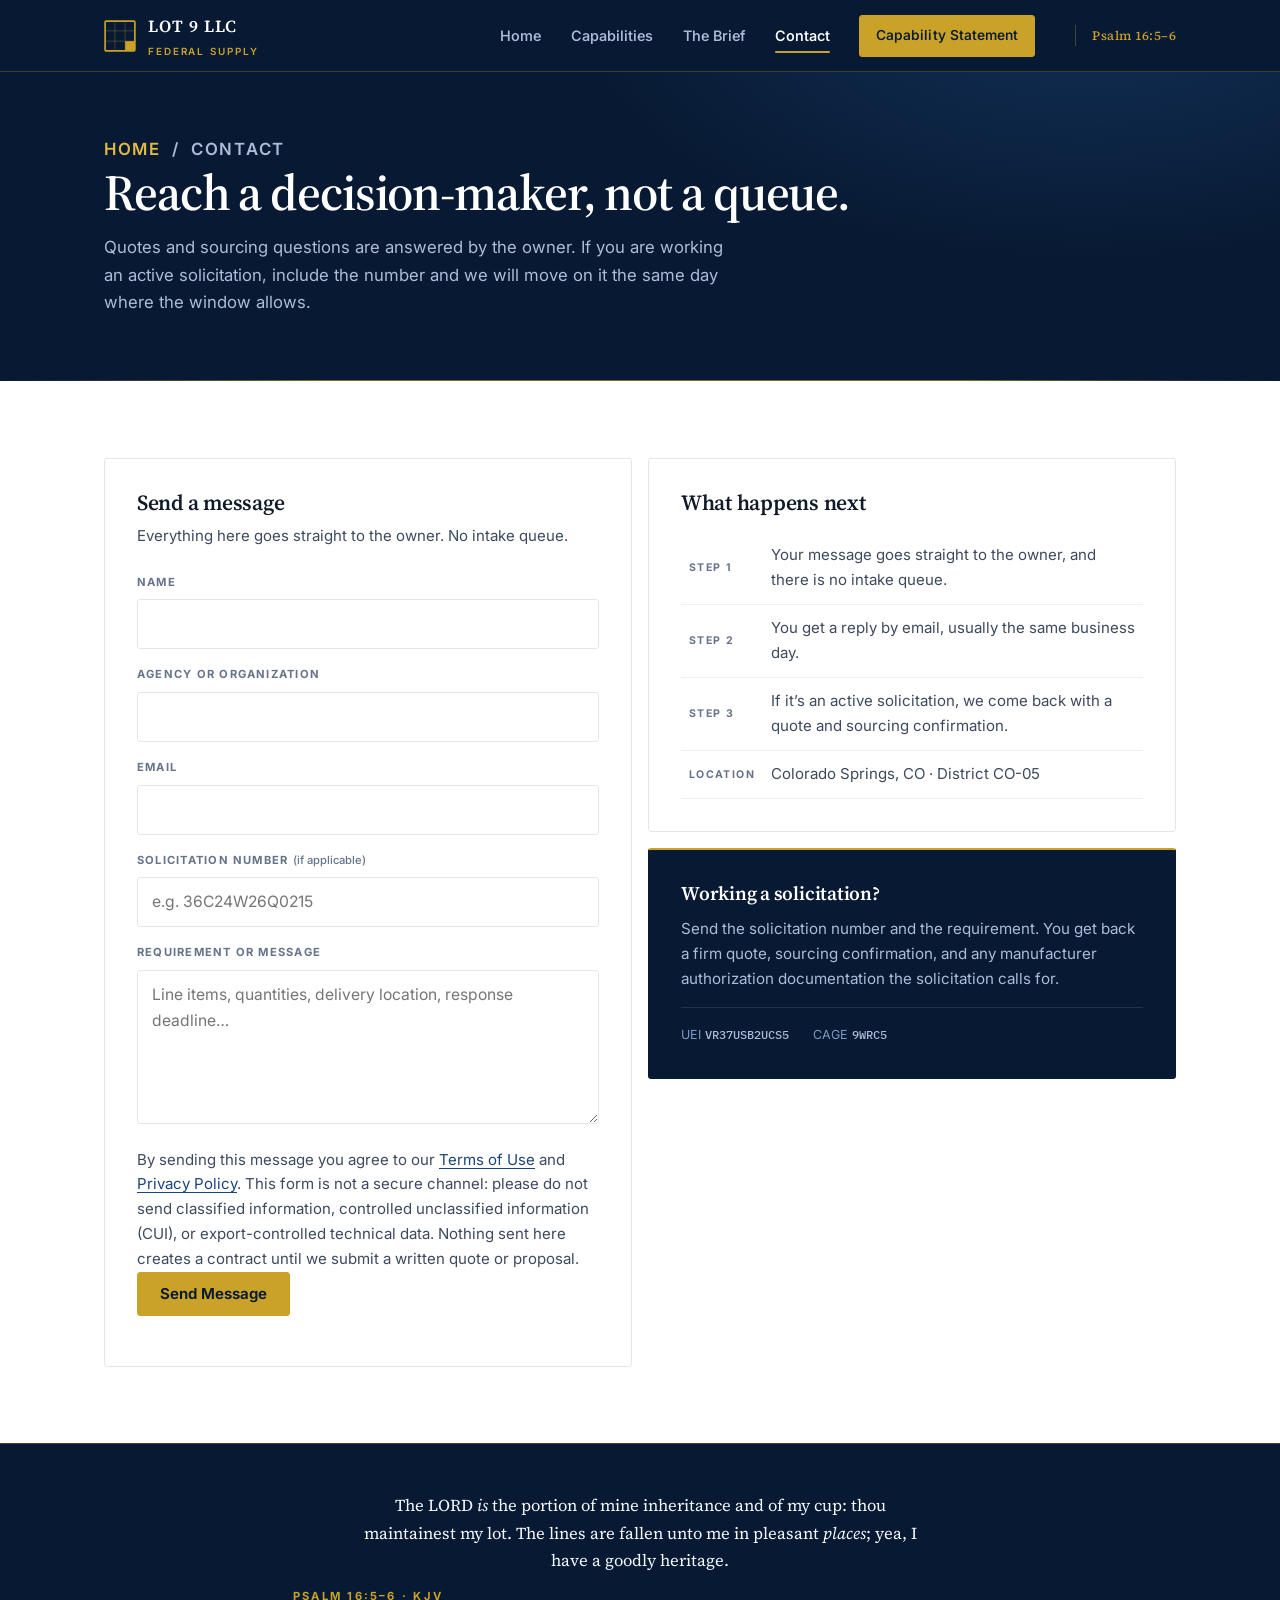
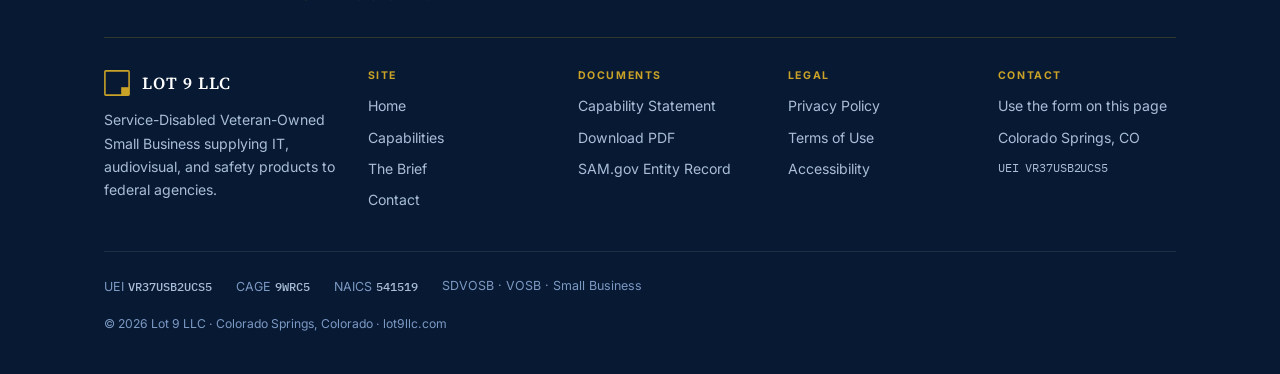
<file: contact.html>
<!doctype html>
<html lang="en">
<head>
<meta charset="utf-8">
<meta name="viewport" content="width=device-width, initial-scale=1">
<title>Contact | Lot 9 LLC | SDVOSB Federal Supply, Colorado Springs</title>
<meta name="description" content="Contact Lot 9 LLC, an SDVOSB federal supply partner in Colorado Springs. Send a solicitation number for a quote, sourcing confirmation, and manufacturer authorization documentation.">
<link rel="canonical" href="https://lot9llc.com/contact.html">

<meta property="og:type" content="website">
<meta property="og:site_name" content="Lot 9 LLC">
<meta property="og:title" content="Contact | Lot 9 LLC">
<meta property="og:description" content="Send a solicitation number and requirement. Quotes, sourcing confirmation, and authorization documentation from an SDVOSB federal supply partner.">
<meta property="og:url" content="https://lot9llc.com/contact.html">
<meta property="og:image" content="https://lot9llc.com/assets/og-image.png">
<meta property="og:image:width" content="1200">
<meta property="og:image:height" content="630">
<meta property="og:image:alt" content="Lot 9 LLC - SDVOSB and VOSB federal supply partner. IT hardware and software, OEM maintenance renewals, audiovisual equipment, safety products. UEI VR37USB2UCS5, CAGE 9WRC5.">
<meta name="twitter:card" content="summary_large_image">

<link rel="icon" href="assets/favicon.svg" type="image/svg+xml">
<link rel="preconnect" href="https://fonts.googleapis.com">
<link rel="preconnect" href="https://fonts.gstatic.com" crossorigin>
<link rel="stylesheet" href="https://fonts.googleapis.com/css2?family=Inter:wght@400;500;550;600;650;700&family=Source+Serif+4:opsz,wght@8..60,500;8..60,600&family=IBM+Plex+Mono:wght@400;500;600&display=swap">
<link rel="stylesheet" href="assets/site.css">
</head>
<body>
<a class="skip" href="#main">Skip to content</a>

<header class="site-head">
  <div class="wrap">
    <a class="brand" href="index.html" aria-label="Lot 9 LLC home">
      <svg width="32" height="32" viewBox="0 0 46 46" aria-hidden="true">
        <rect x="1.6" y="1.6" width="42.8" height="42.8" rx="1.5" stroke="#C9A227" stroke-width="2.4" fill="none"/>
        <line x1="15.6" y1="2" x2="15.6" y2="44" stroke="#C9A227" stroke-width=".9" opacity=".45"/>
        <line x1="30.4" y1="2" x2="30.4" y2="44" stroke="#C9A227" stroke-width=".9" opacity=".45"/>
        <line x1="2" y1="15.6" x2="44" y2="15.6" stroke="#C9A227" stroke-width=".9" opacity=".45"/>
        <line x1="2" y1="30.4" x2="44" y2="30.4" stroke="#C9A227" stroke-width=".9" opacity=".45"/>
        <rect x="30.4" y="30.4" width="14" height="14" fill="#C9A227"/>
      </svg>
      <span>
        <span class="brand-name">LOT 9 LLC</span>
        <span class="brand-sub">Federal Supply</span>
      </span>
    </a>
    <button class="nav-btn" id="navBtn" aria-expanded="false" aria-controls="nav" aria-label="Menu">
      <span></span><span></span><span></span>
    </button>
    <nav class="nav" id="nav" aria-label="Primary">
      <a href="index.html">Home</a>
      <a href="capabilities.html">Capabilities</a>
      <a href="brief/index.html">The Brief</a>
      <a href="contact.html" aria-current="page">Contact</a>
      <a class="btn btn-primary" href="capability-statement.html">Capability Statement</a>
    </nav>
    <span class="head-verse">Psalm 16:5&ndash;6</span>
  </div>
</header>

<main id="main">

<div class="page-head">
  <div class="wrap">
    <p class="crumb"><a href="index.html">Home</a> &nbsp;/&nbsp; Contact</p>
    <h1>Reach a decision-maker, not a queue.</h1>
    <p>Quotes and sourcing questions are answered by the owner. If you are working an active
      solicitation, include the number and we will move on it the same day where the window
      allows.</p>
  </div>
</div>

<section>
  <div class="wrap">
    <div class="grid grid-2" style="align-items:start;">

      <!-- ---------- FORM ---------- -->
      <div class="card" style="padding:var(--s6);">
        <h2 style="font-size:1.35rem;margin-bottom:var(--s2);">Send a message</h2>
        <p class="small" style="margin-bottom:var(--s5);">Everything here goes straight to the
          owner. No intake queue.</p>

        <form id="contactForm" action="https://api.web3forms.com/submit" method="POST" novalidate>
          <input type="hidden" name="access_key" value="1fa9831e-e1ea-42e8-9e9c-db670f26545a">
          <input type="hidden" name="subject" value="New inquiry from lot9llc.com">
          <input type="hidden" name="from_name" value="Lot 9 LLC website">
          <input type="checkbox" name="botcheck" class="hp" tabindex="-1" autocomplete="off">

          <div class="field">
            <label for="cf-name">Name</label>
            <input type="text" id="cf-name" name="name" autocomplete="name" required>
          </div>
          <div class="field">
            <label for="cf-org">Agency or Organization</label>
            <input type="text" id="cf-org" name="organization" autocomplete="organization">
          </div>
          <div class="field">
            <label for="cf-email">Email</label>
            <input type="email" id="cf-email" name="email" autocomplete="email" required>
          </div>
          <div class="field">
            <label for="cf-sol">Solicitation Number <span style="font-weight:500;text-transform:none;letter-spacing:0;">(if applicable)</span></label>
            <input type="text" id="cf-sol" name="solicitation" placeholder="e.g. 36C24W26Q0215">
          </div>
          <div class="field">
            <label for="cf-msg">Requirement or Message</label>
            <textarea id="cf-msg" name="message" rows="5" required
              placeholder="Line items, quantities, delivery location, response deadline…"></textarea>
          </div>

          <p class="form-consent">By sending this message you agree to our
            <a href="terms.html">Terms of Use</a> and <a href="privacy.html">Privacy Policy</a>.
            This form is not a secure channel: please do not send classified information,
            controlled unclassified information (CUI), or export-controlled technical data.
            Nothing sent here creates a contract until we submit a written quote or proposal.</p>

          <button type="submit" class="btn btn-primary">Send Message</button>
          <p class="form-status" id="cf-status" role="status" aria-live="polite"></p>
        </form>
      </div>

      <!-- ---------- WHAT HAPPENS NEXT ----------
           WARNING: no phone number, no email address, no personal name, and no street
           address anywhere on this site. The form is the ONLY inbound channel, by design,
           to keep those details away from scrapers. Do not re-add direct-contact links. -->
      <div>
        <div class="card" style="padding:var(--s6);margin-bottom:var(--s4);">
          <h2 style="font-size:1.35rem;margin-bottom:var(--s4);">What happens next</h2>
          <table class="codes-t">
            <tbody>
              <tr>
                <td class="c" style="width:74px;color:var(--muted);font-family:var(--sans);font-size:.66rem;letter-spacing:.13em;text-transform:uppercase;font-weight:700;">Step 1</td>
                <td>Your message goes straight to the owner, and there is no intake queue.</td>
              </tr>
              <tr>
                <td class="c" style="width:74px;color:var(--muted);font-family:var(--sans);font-size:.66rem;letter-spacing:.13em;text-transform:uppercase;font-weight:700;">Step 2</td>
                <td>You get a reply by email, usually the same business day.</td>
              </tr>
              <tr>
                <td class="c" style="width:74px;color:var(--muted);font-family:var(--sans);font-size:.66rem;letter-spacing:.13em;text-transform:uppercase;font-weight:700;">Step 3</td>
                <td>If it&rsquo;s an active solicitation, we come back with a quote and sourcing
                  confirmation.</td>
              </tr>
              <tr>
                <td class="c" style="width:74px;color:var(--muted);font-family:var(--sans);font-size:.66rem;letter-spacing:.13em;text-transform:uppercase;font-weight:700;">Location</td>
                <td>Colorado Springs, CO &middot; District CO-05</td>
              </tr>
            </tbody>
          </table>
        </div>

        <div class="card" style="padding:var(--s6);background:var(--navy-900);border-color:transparent;border-top:2px solid var(--accent);">
          <h2 style="font-size:1.2rem;color:#fff;margin-bottom:var(--s3);">Working a solicitation?</h2>
          <p style="color:var(--navy-200);font-size:.95rem;">Send the solicitation number and the
            requirement. You get back a firm quote, sourcing confirmation, and any manufacturer
            authorization documentation the solicitation calls for.</p>
          <div class="foot-ids" style="padding-top:var(--s4);border-top:1px solid rgba(255,255,255,.1);margin-top:var(--s4);">
            <span>UEI <b>VR37USB2UCS5</b></span>
            <span>CAGE <b>9WRC5</b></span>
          </div>
        </div>
      </div>

    </div>
  </div>
</section>

</main>

<footer class="site-foot">
  <div class="wrap">
    <div class="foot-verse">
      <blockquote>The LORD <i>is</i> the portion of mine inheritance and of my cup: thou
        maintainest my lot. The lines are fallen unto me in pleasant <i>places</i>; yea, I
        have a goodly heritage.</blockquote>
      <p class="verse-ref">Psalm 16:5&ndash;6 &middot; KJV</p>
    </div>
    <div class="foot-grid">
      <div>
        <a class="brand" href="index.html" aria-label="Lot 9 LLC home">
          <svg width="26" height="26" viewBox="0 0 46 46" aria-hidden="true">
            <rect x="1.6" y="1.6" width="42.8" height="42.8" rx="1.5" stroke="#C9A227" stroke-width="2.8" fill="none"/>
            <rect x="30.4" y="30.4" width="14" height="14" fill="#C9A227"/>
          </svg>
          <span class="brand-name">LOT 9 LLC</span>
        </a>
        <p class="foot-blurb">Service-Disabled Veteran-Owned Small Business supplying IT,
          audiovisual, and safety products to federal agencies.</p>
      </div>
      <div>
        <h3>Site</h3>
        <ul>
          <li><a href="index.html">Home</a></li>
          <li><a href="capabilities.html">Capabilities</a></li>
          <li><a href="brief/index.html">The Brief</a></li>
          <li><a href="contact.html">Contact</a></li>
        </ul>
      </div>
      <div>
        <h3>Documents</h3>
        <ul>
          <li><a href="capability-statement.html">Capability Statement</a></li>
          <li><a href="Lot9-Capability-Statement.pdf">Download PDF</a></li>
          <li><a href="https://sam.gov/" rel="noopener">SAM.gov Entity Record</a></li>
        </ul>
      </div>
      <div class="foot-legal-col">
        <h3>Legal</h3>
        <ul>
          <li><a href="privacy.html">Privacy Policy</a></li>
          <li><a href="terms.html">Terms of Use</a></li>
          <li><a href="accessibility.html">Accessibility</a></li>
        </ul>
      </div>
      <div>
        <h3>Contact</h3>
        <ul>
          <li>Use the form on this page</li>
          <li>Colorado Springs, CO</li>
          <li class="mono" style="font-size:.78rem;">UEI VR37USB2UCS5</li>
        </ul>
      </div>
    </div>
    <div class="foot-ids">
      <span>UEI <b>VR37USB2UCS5</b></span>
      <span>CAGE <b>9WRC5</b></span>
      <span>NAICS <b>541519</b></span>
      <span>SDVOSB &middot; VOSB &middot; Small Business</span>
    </div>
    <p class="foot-legal">&copy; 2026 Lot 9 LLC &middot; Colorado Springs, Colorado &middot;
      lot9llc.com</p>
  </div>
</footer>

<script>
(function(){
  var b=document.getElementById('navBtn'), n=document.getElementById('nav');
  if(b&&n){
    b.addEventListener('click',function(){
      var open=n.classList.toggle('open');
      b.setAttribute('aria-expanded',open?'true':'false');
    });
  }

  var form=document.getElementById('contactForm'), status=document.getElementById('cf-status');
  if(!form) return;
  form.addEventListener('submit',function(e){
    e.preventDefault();
    if(!form.checkValidity()){ form.reportValidity(); return; }
    var btn=form.querySelector('button[type=submit]');
    btn.disabled=true;
    status.textContent='Sending…'; status.className='form-status';
    fetch(form.action,{method:'POST',headers:{'Accept':'application/json'},body:new FormData(form)})
      .then(function(r){return r.json();})
      .then(function(d){
        if(d.success){
          status.textContent='Message sent. You will hear back directly.';
          status.className='form-status ok';
          form.reset();
        } else {
          status.textContent='Something went wrong sending that. Please try again in a moment.';
          status.className='form-status err';
        }
      })
      .catch(function(){
        status.textContent='Something went wrong sending that. Please try again in a moment.';
        status.className='form-status err';
      })
      .then(function(){ btn.disabled=false; });
  });
})();
</script>
</body>
</html>
</file>
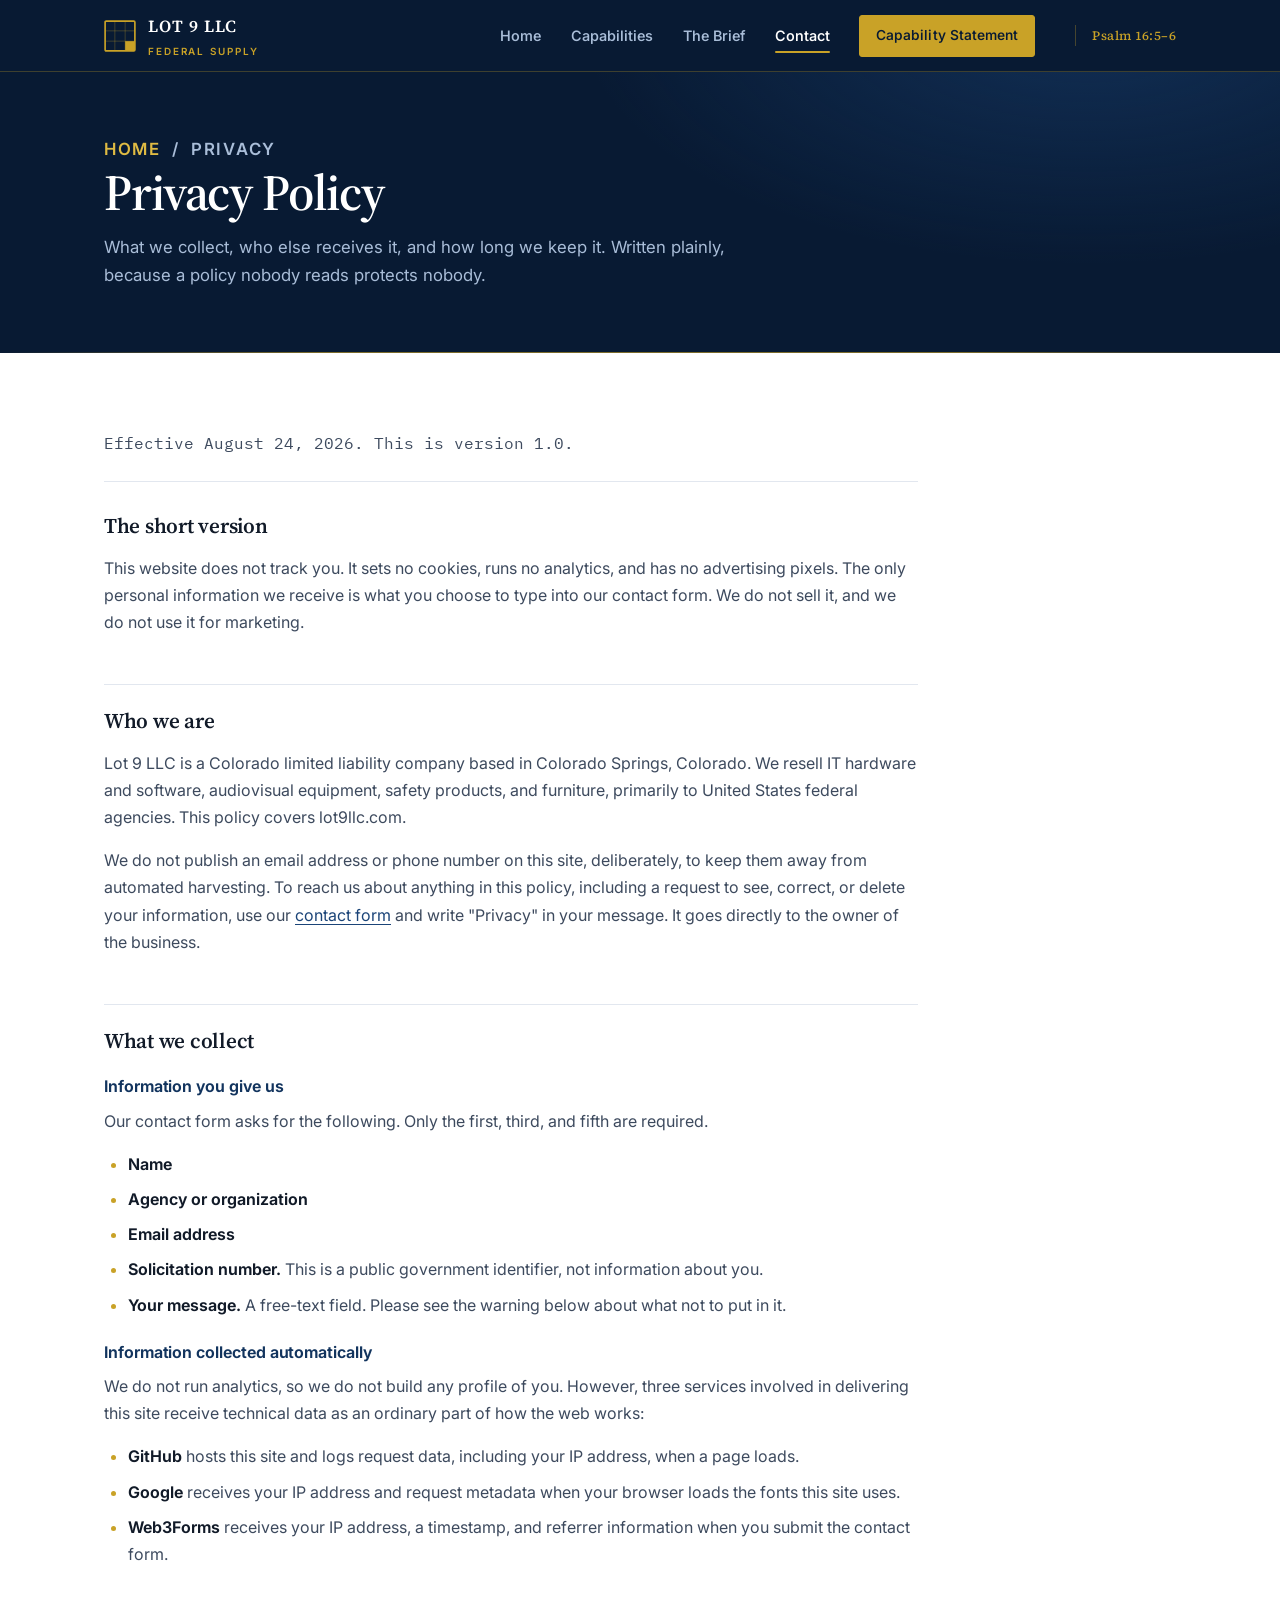
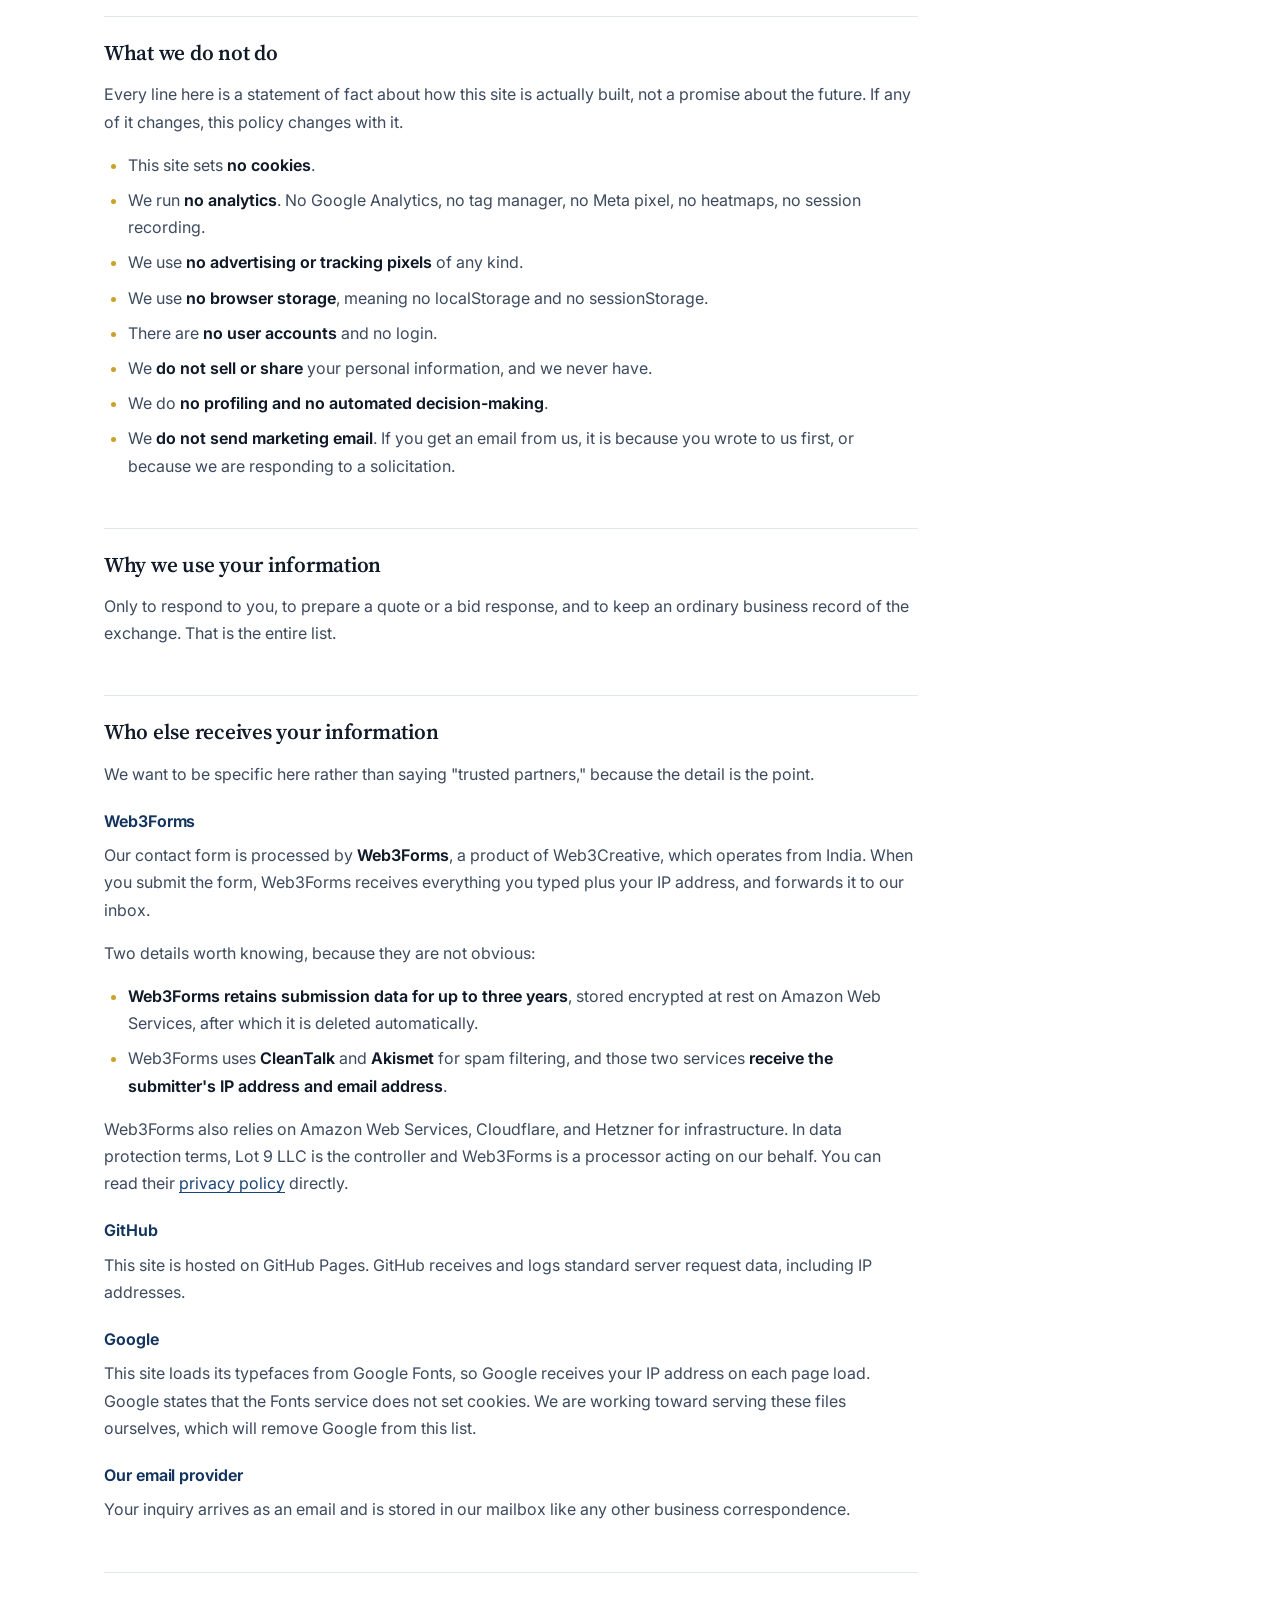
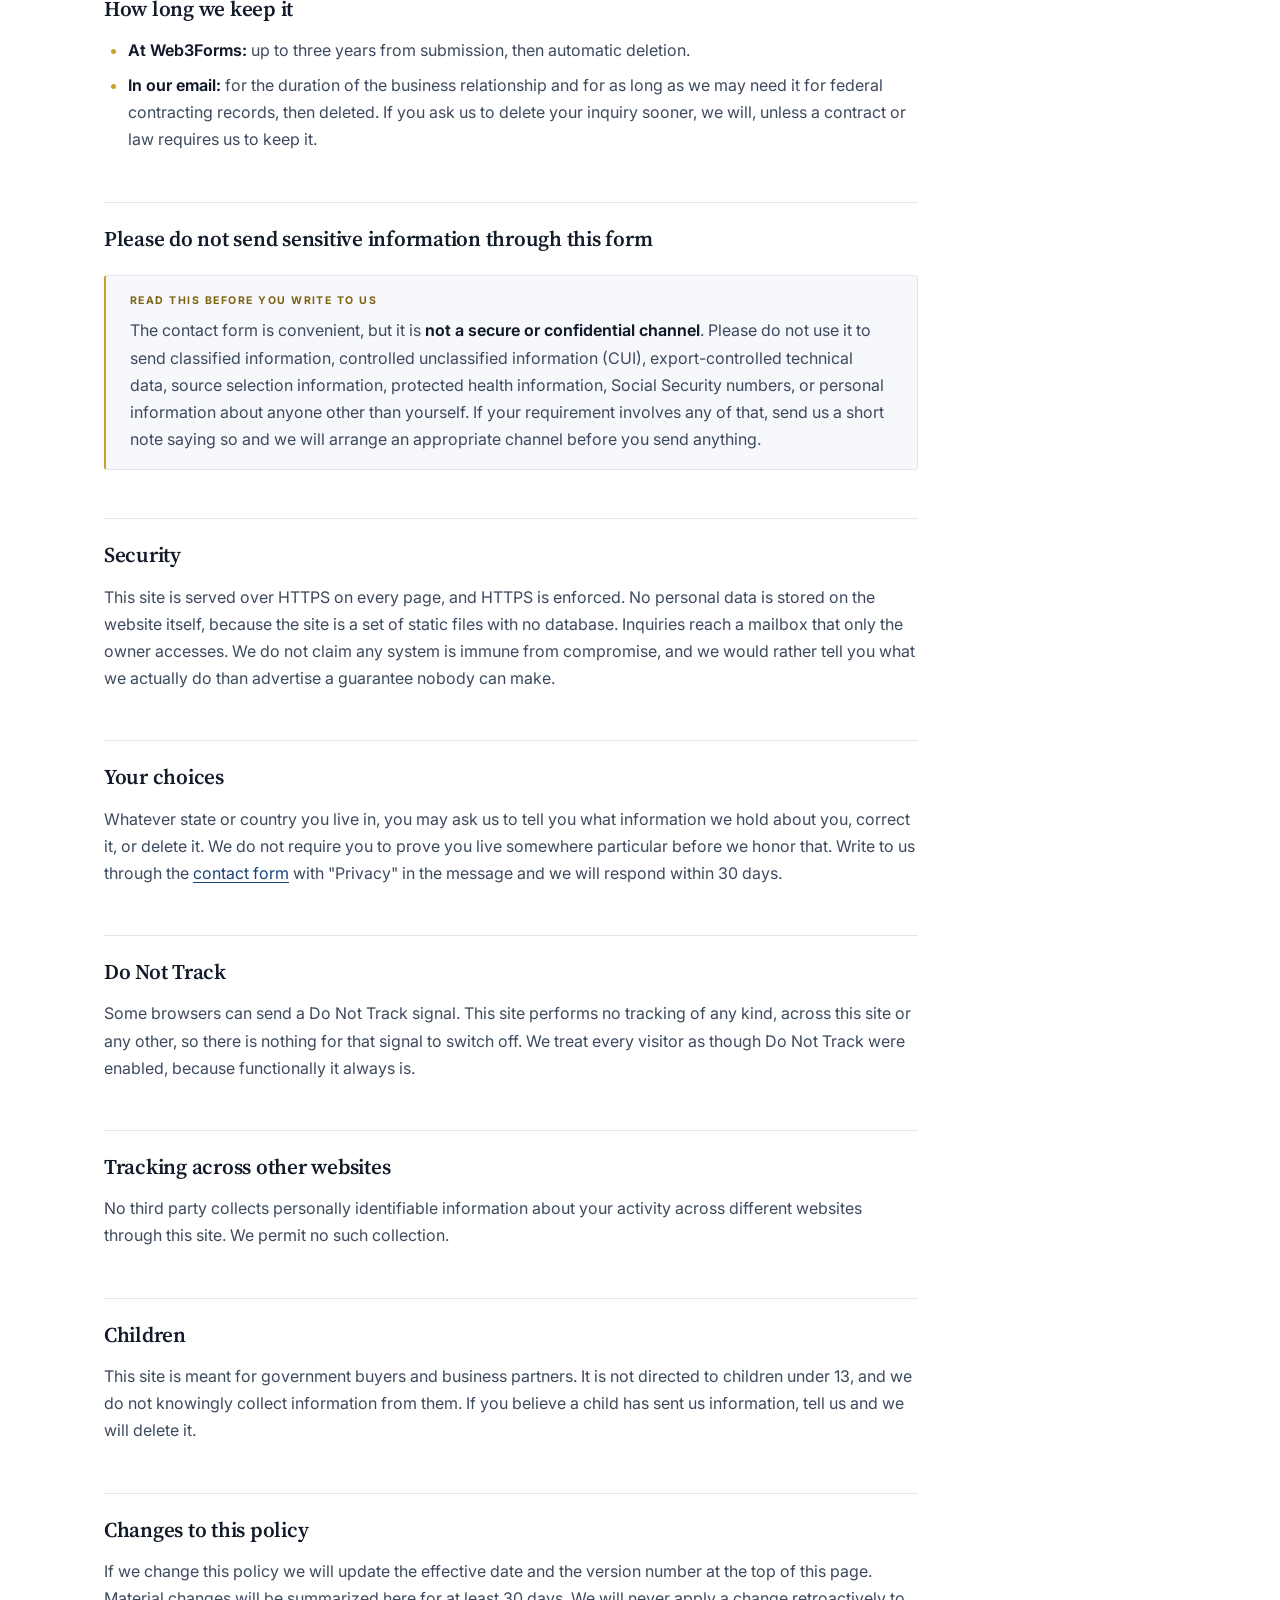
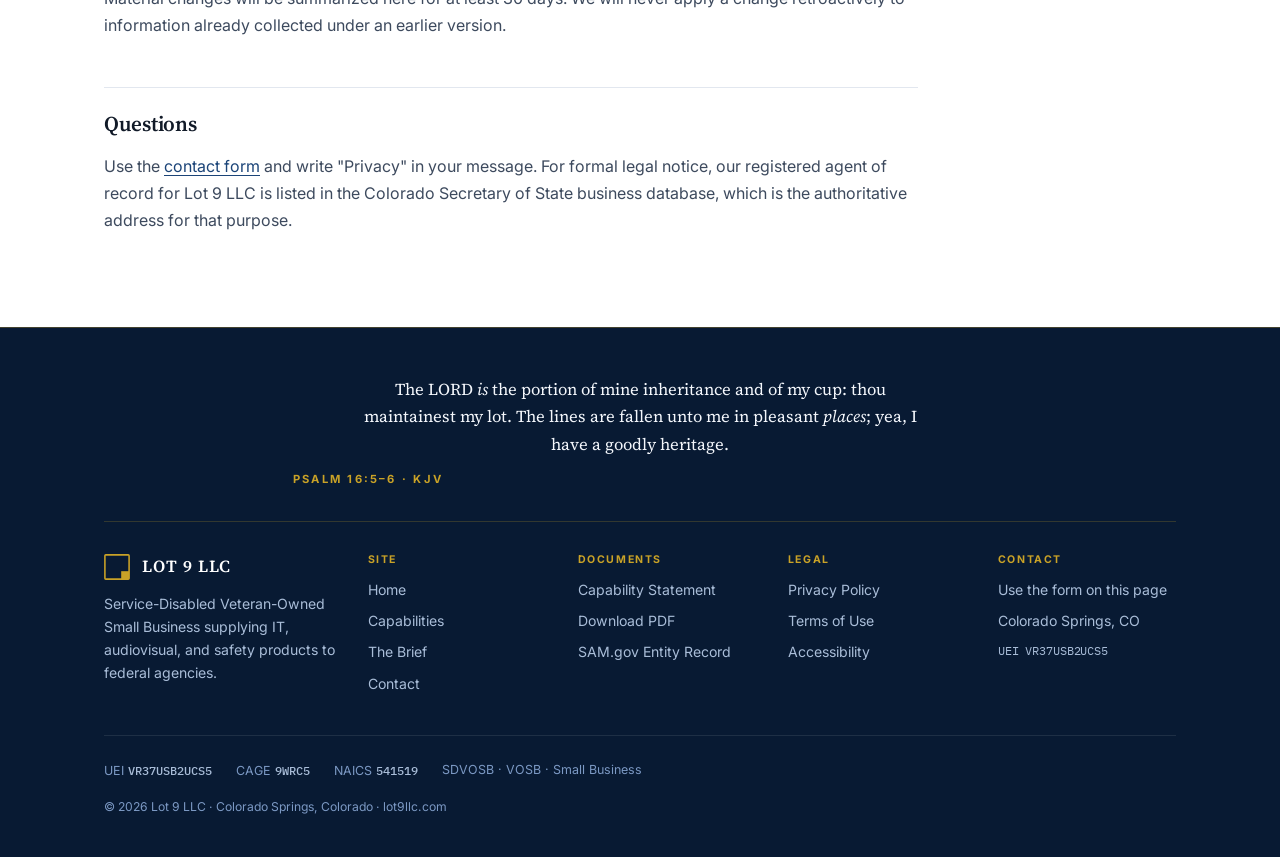
<file: privacy.html>
<!doctype html>
<html lang="en">
<head>
<meta charset="utf-8">
<meta name="viewport" content="width=device-width, initial-scale=1">
<title>Privacy Policy | Lot 9 LLC</title>
<meta name="description" content="How Lot 9 LLC handles information from its contact form. No cookies, no analytics, no tracking, and no sale of personal information.">
<link rel="canonical" href="https://lot9llc.com/privacy.html">
<meta name="robots" content="index,follow">

<meta property="og:type" content="website">
<meta property="og:site_name" content="Lot 9 LLC">
<meta property="og:title" content="Privacy Policy | Lot 9 LLC">
<meta property="og:description" content="How Lot 9 LLC handles information from its contact form. No cookies, no analytics, no tracking, and no sale of personal information.">
<meta property="og:url" content="https://lot9llc.com/privacy.html">
<meta name="twitter:card" content="summary">

<link rel="icon" href="assets/favicon.svg" type="image/svg+xml">
<link rel="preconnect" href="https://fonts.googleapis.com">
<link rel="preconnect" href="https://fonts.gstatic.com" crossorigin>
<link rel="stylesheet" href="https://fonts.googleapis.com/css2?family=Inter:wght@400;500;550;600;650;700&family=Source+Serif+4:opsz,wght@8..60,500;8..60,600&family=IBM+Plex+Mono:wght@400;500;600&display=swap">
<link rel="stylesheet" href="assets/site.css">
</head>
<body>
<a class="skip" href="#main">Skip to content</a>
<header class="site-head">
  <div class="wrap">
    <a class="brand" href="index.html" aria-label="Lot 9 LLC home">
      <svg width="32" height="32" viewBox="0 0 46 46" aria-hidden="true">
        <rect x="1.6" y="1.6" width="42.8" height="42.8" rx="1.5" stroke="#C9A227" stroke-width="2.4" fill="none"/>
        <line x1="15.6" y1="2" x2="15.6" y2="44" stroke="#C9A227" stroke-width=".9" opacity=".45"/>
        <line x1="30.4" y1="2" x2="30.4" y2="44" stroke="#C9A227" stroke-width=".9" opacity=".45"/>
        <line x1="2" y1="15.6" x2="44" y2="15.6" stroke="#C9A227" stroke-width=".9" opacity=".45"/>
        <line x1="2" y1="30.4" x2="44" y2="30.4" stroke="#C9A227" stroke-width=".9" opacity=".45"/>
        <rect x="30.4" y="30.4" width="14" height="14" fill="#C9A227"/>
      </svg>
      <span>
        <span class="brand-name">LOT 9 LLC</span>
        <span class="brand-sub">Federal Supply</span>
      </span>
    </a>
    <button class="nav-btn" id="navBtn" aria-expanded="false" aria-controls="nav" aria-label="Menu">
      <span></span><span></span><span></span>
    </button>
    <nav class="nav" id="nav" aria-label="Primary">
      <a href="index.html">Home</a>
      <a href="capabilities.html">Capabilities</a>
      <a href="brief/index.html">The Brief</a>
      <a href="contact.html" aria-current="page">Contact</a>
      <a class="btn btn-primary" href="capability-statement.html">Capability Statement</a>
    </nav>
    <span class="head-verse">Psalm 16:5&ndash;6</span>
  </div>
</header>
<main id="main">

<div class="page-head">
  <div class="wrap">
    <p class="crumb"><a href="index.html">Home</a> &nbsp;/&nbsp; Privacy</p>
    <h1>Privacy Policy</h1>
    <p>What we collect, who else receives it, and how long we keep it. Written plainly, because a policy nobody reads protects nobody.</p>
  </div>
</div>

<section>
  <div class="wrap">
    <div class="legal">
      <p class="legal-meta">Effective August 24, 2026. This is version 1.0.</p>

      <h2>The short version</h2>
      <p>This website does not track you. It sets no cookies, runs no analytics, and has no
        advertising pixels. The only personal information we receive is what you choose to type
        into our contact form. We do not sell it, and we do not use it for marketing.</p>

      <h2>Who we are</h2>
      <p>Lot 9 LLC is a Colorado limited liability company based in Colorado Springs, Colorado. We
        resell IT hardware and software, audiovisual equipment, safety products, and furniture,
        primarily to United States federal agencies. This policy covers lot9llc.com.</p>
      <p>We do not publish an email address or phone number on this site, deliberately, to keep them
        away from automated harvesting. To reach us about anything in this policy, including a
        request to see, correct, or delete your information, use our
        <a href="contact.html">contact form</a> and write "Privacy" in your message. It goes
        directly to the owner of the business.</p>

      <h2>What we collect</h2>
      <h3>Information you give us</h3>
      <p>Our contact form asks for the following. Only the first, third, and fifth are required.</p>
      <ul>
        <li><b>Name</b></li>
        <li><b>Agency or organization</b></li>
        <li><b>Email address</b></li>
        <li><b>Solicitation number.</b> This is a public government identifier, not information
          about you.</li>
        <li><b>Your message.</b> A free-text field. Please see the warning below about what not to
          put in it.</li>
      </ul>

      <h3>Information collected automatically</h3>
      <p>We do not run analytics, so we do not build any profile of you. However, three services
        involved in delivering this site receive technical data as an ordinary part of how the web
        works:</p>
      <ul>
        <li><b>GitHub</b> hosts this site and logs request data, including your IP address, when a
          page loads.</li>
        <li><b>Google</b> receives your IP address and request metadata when your browser loads the
          fonts this site uses.</li>
        <li><b>Web3Forms</b> receives your IP address, a timestamp, and referrer information when
          you submit the contact form.</li>
      </ul>

      <h2>What we do not do</h2>
      <p>Every line here is a statement of fact about how this site is actually built, not a
        promise about the future. If any of it changes, this policy changes with it.</p>
      <ul>
        <li>This site sets <b>no cookies</b>.</li>
        <li>We run <b>no analytics</b>. No Google Analytics, no tag manager, no Meta pixel, no
          heatmaps, no session recording.</li>
        <li>We use <b>no advertising or tracking pixels</b> of any kind.</li>
        <li>We use <b>no browser storage</b>, meaning no localStorage and no sessionStorage.</li>
        <li>There are <b>no user accounts</b> and no login.</li>
        <li>We <b>do not sell or share</b> your personal information, and we never have.</li>
        <li>We do <b>no profiling and no automated decision-making</b>.</li>
        <li>We <b>do not send marketing email</b>. If you get an email from us, it is because you
          wrote to us first, or because we are responding to a solicitation.</li>
      </ul>

      <h2>Why we use your information</h2>
      <p>Only to respond to you, to prepare a quote or a bid response, and to keep an ordinary
        business record of the exchange. That is the entire list.</p>

      <h2>Who else receives your information</h2>
      <p>We want to be specific here rather than saying "trusted partners," because the detail is
        the point.</p>

      <h3>Web3Forms</h3>
      <p>Our contact form is processed by <b>Web3Forms</b>, a product of Web3Creative, which
        operates from India. When you submit the form, Web3Forms receives everything you typed plus
        your IP address, and forwards it to our inbox.</p>
      <p>Two details worth knowing, because they are not obvious:</p>
      <ul>
        <li><b>Web3Forms retains submission data for up to three years</b>, stored encrypted at
          rest on Amazon Web Services, after which it is deleted automatically.</li>
        <li>Web3Forms uses <b>CleanTalk</b> and <b>Akismet</b> for spam filtering, and those two
          services <b>receive the submitter's IP address and email address</b>.</li>
      </ul>
      <p>Web3Forms also relies on Amazon Web Services, Cloudflare, and Hetzner for infrastructure.
        In data protection terms, Lot 9 LLC is the controller and Web3Forms is a processor acting
        on our behalf. You can read their
        <a href="https://web3forms.com/privacy" rel="noopener">privacy policy</a> directly.</p>

      <h3>GitHub</h3>
      <p>This site is hosted on GitHub Pages. GitHub receives and logs standard server request
        data, including IP addresses.</p>

      <h3>Google</h3>
      <p>This site loads its typefaces from Google Fonts, so Google receives your IP address on
        each page load. Google states that the Fonts service does not set cookies. We are working
        toward serving these files ourselves, which will remove Google from this list.</p>

      <h3>Our email provider</h3>
      <p>Your inquiry arrives as an email and is stored in our mailbox like any other business
        correspondence.</p>

      <h2>How long we keep it</h2>
      <ul>
        <li><b>At Web3Forms:</b> up to three years from submission, then automatic deletion.</li>
        <li><b>In our email:</b> for the duration of the business relationship and for as long as
          we may need it for federal contracting records, then deleted. If you ask us to delete
          your inquiry sooner, we will, unless a contract or law requires us to keep it.</li>
      </ul>

      <h2 id="sensitive">Please do not send sensitive information through this form</h2>
      <div class="callout">
        <span class="lbl">Read this before you write to us</span>
        <p style="margin-bottom:0;">The contact form is convenient, but it is <b>not a secure or
          confidential channel</b>. Please do not use it to send classified information, controlled
          unclassified information (CUI), export-controlled technical data, source selection
          information, protected health information, Social Security numbers, or personal
          information about anyone other than yourself. If your requirement involves any of that,
          send us a short note saying so and we will arrange an appropriate channel before you send
          anything.</p>
      </div>

      <h2>Security</h2>
      <p>This site is served over HTTPS on every page, and HTTPS is enforced. No personal data is
        stored on the website itself, because the site is a set of static files with no database.
        Inquiries reach a mailbox that only the owner accesses. We do not claim any system is
        immune from compromise, and we would rather tell you what we actually do than advertise a
        guarantee nobody can make.</p>

      <h2>Your choices</h2>
      <p>Whatever state or country you live in, you may ask us to tell you what information we hold
        about you, correct it, or delete it. We do not require you to prove you live somewhere
        particular before we honor that. Write to us through the
        <a href="contact.html">contact form</a> with "Privacy" in the message and we will respond
        within 30 days.</p>

      <h2>Do Not Track</h2>
      <p>Some browsers can send a Do Not Track signal. This site performs no tracking of any kind,
        across this site or any other, so there is nothing for that signal to switch off. We treat
        every visitor as though Do Not Track were enabled, because functionally it always is.</p>

      <h2>Tracking across other websites</h2>
      <p>No third party collects personally identifiable information about your activity across
        different websites through this site. We permit no such collection.</p>

      <h2>Children</h2>
      <p>This site is meant for government buyers and business partners. It is not directed to
        children under 13, and we do not knowingly collect information from them. If you believe a
        child has sent us information, tell us and we will delete it.</p>

      <h2>Changes to this policy</h2>
      <p>If we change this policy we will update the effective date and the version number at the
        top of this page. Material changes will be summarized here for at least 30 days. We will
        never apply a change retroactively to information already collected under an earlier
        version.</p>

      <h2>Questions</h2>
      <p>Use the <a href="contact.html">contact form</a> and write "Privacy" in your message. For
        formal legal notice, our registered agent of record for Lot 9 LLC is listed in the Colorado
        Secretary of State business database, which is the authoritative address for that purpose.</p>

    </div>
  </div>
</section>

</main>
<footer class="site-foot">
  <div class="wrap">
    <div class="foot-verse">
      <blockquote>The LORD <i>is</i> the portion of mine inheritance and of my cup: thou
        maintainest my lot. The lines are fallen unto me in pleasant <i>places</i>; yea, I
        have a goodly heritage.</blockquote>
      <p class="verse-ref">Psalm 16:5&ndash;6 &middot; KJV</p>
    </div>
    <div class="foot-grid">
      <div>
        <a class="brand" href="index.html" aria-label="Lot 9 LLC home">
          <svg width="26" height="26" viewBox="0 0 46 46" aria-hidden="true">
            <rect x="1.6" y="1.6" width="42.8" height="42.8" rx="1.5" stroke="#C9A227" stroke-width="2.8" fill="none"/>
            <rect x="30.4" y="30.4" width="14" height="14" fill="#C9A227"/>
          </svg>
          <span class="brand-name">LOT 9 LLC</span>
        </a>
        <p class="foot-blurb">Service-Disabled Veteran-Owned Small Business supplying IT,
          audiovisual, and safety products to federal agencies.</p>
      </div>
      <div>
        <h3>Site</h3>
        <ul>
          <li><a href="index.html">Home</a></li>
          <li><a href="capabilities.html">Capabilities</a></li>
          <li><a href="brief/index.html">The Brief</a></li>
          <li><a href="contact.html">Contact</a></li>
        </ul>
      </div>
      <div>
        <h3>Documents</h3>
        <ul>
          <li><a href="capability-statement.html">Capability Statement</a></li>
          <li><a href="Lot9-Capability-Statement.pdf">Download PDF</a></li>
          <li><a href="https://sam.gov/" rel="noopener">SAM.gov Entity Record</a></li>
        </ul>
      </div>
      <div class="foot-legal-col">
        <h3>Legal</h3>
        <ul>
          <li><a href="privacy.html">Privacy Policy</a></li>
          <li><a href="terms.html">Terms of Use</a></li>
          <li><a href="accessibility.html">Accessibility</a></li>
        </ul>
      </div>
      <div>
        <h3>Contact</h3>
        <ul>
          <li>Use the form on this page</li>
          <li>Colorado Springs, CO</li>
          <li class="mono" style="font-size:.78rem;">UEI VR37USB2UCS5</li>
        </ul>
      </div>
    </div>
    <div class="foot-ids">
      <span>UEI <b>VR37USB2UCS5</b></span>
      <span>CAGE <b>9WRC5</b></span>
      <span>NAICS <b>541519</b></span>
      <span>SDVOSB &middot; VOSB &middot; Small Business</span>
    </div>
    <p class="foot-legal">&copy; 2026 Lot 9 LLC &middot; Colorado Springs, Colorado &middot;
      lot9llc.com</p>
  </div>
</footer>
<script>
(function(){
  var b=document.getElementById('navBtn'), n=document.getElementById('nav');
  if(b&&n){
    b.addEventListener('click',function(){
      var open=n.classList.toggle('open');
      b.setAttribute('aria-expanded',open?'true':'false');
    });
  }

  var form=document.getElementById('contactForm'), status=document.getElementById('cf-status');
  if(!form) return;
  form.addEventListener('submit',function(e){
    e.preventDefault();
    if(!form.checkValidity()){ form.reportValidity(); return; }
    var btn=form.querySelector('button[type=submit]');
    btn.disabled=true;
    status.textContent='Sending…'; status.className='form-status';
    fetch(form.action,{method:'POST',headers:{'Accept':'application/json'},body:new FormData(form)})
      .then(function(r){return r.json();})
      .then(function(d){
        if(d.success){
          status.textContent='Message sent. You will hear back directly.';
          status.className='form-status ok';
          form.reset();
        } else {
          status.textContent='Something went wrong sending that. Please try again in a moment.';
          status.className='form-status err';
        }
      })
      .catch(function(){
        status.textContent='Something went wrong sending that. Please try again in a moment.';
        status.className='form-status err';
      })
      .then(function(){ btn.disabled=false; });
  });
})();
</script>
</body>
</html>
</file>
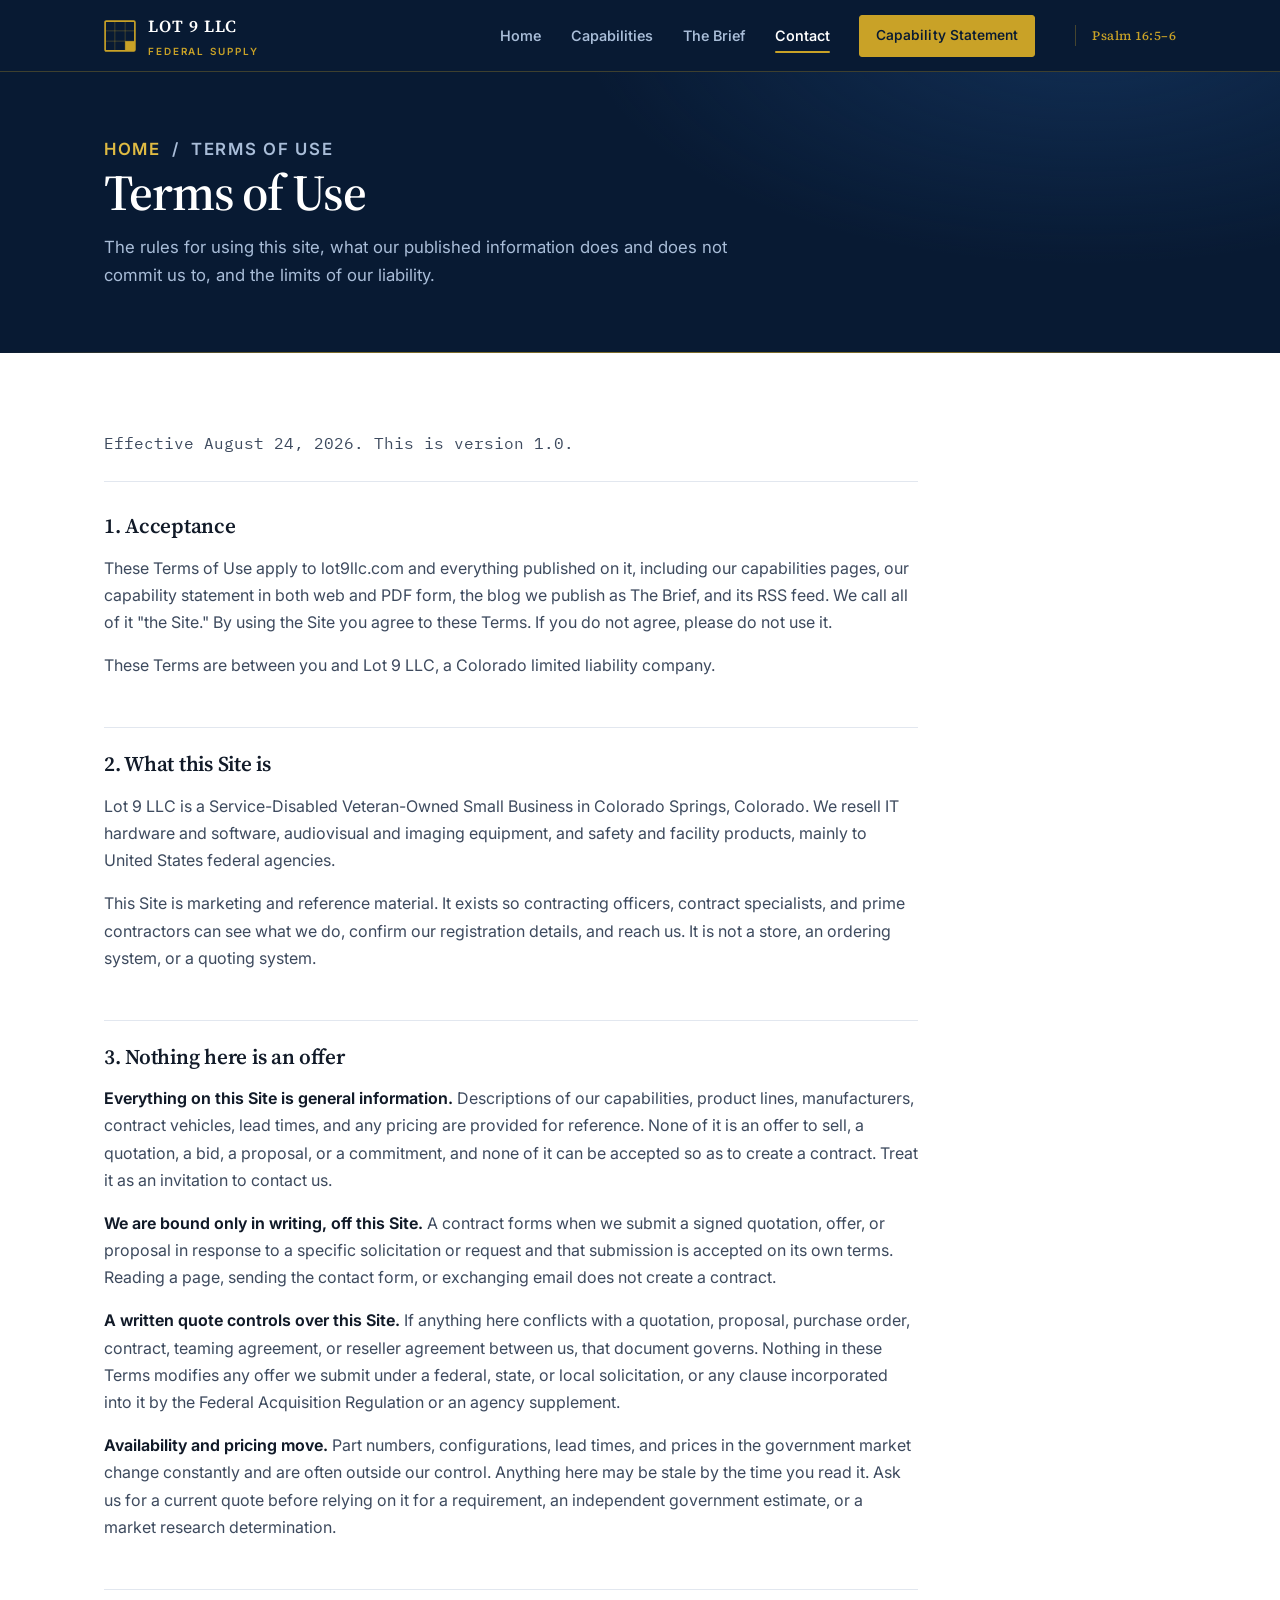
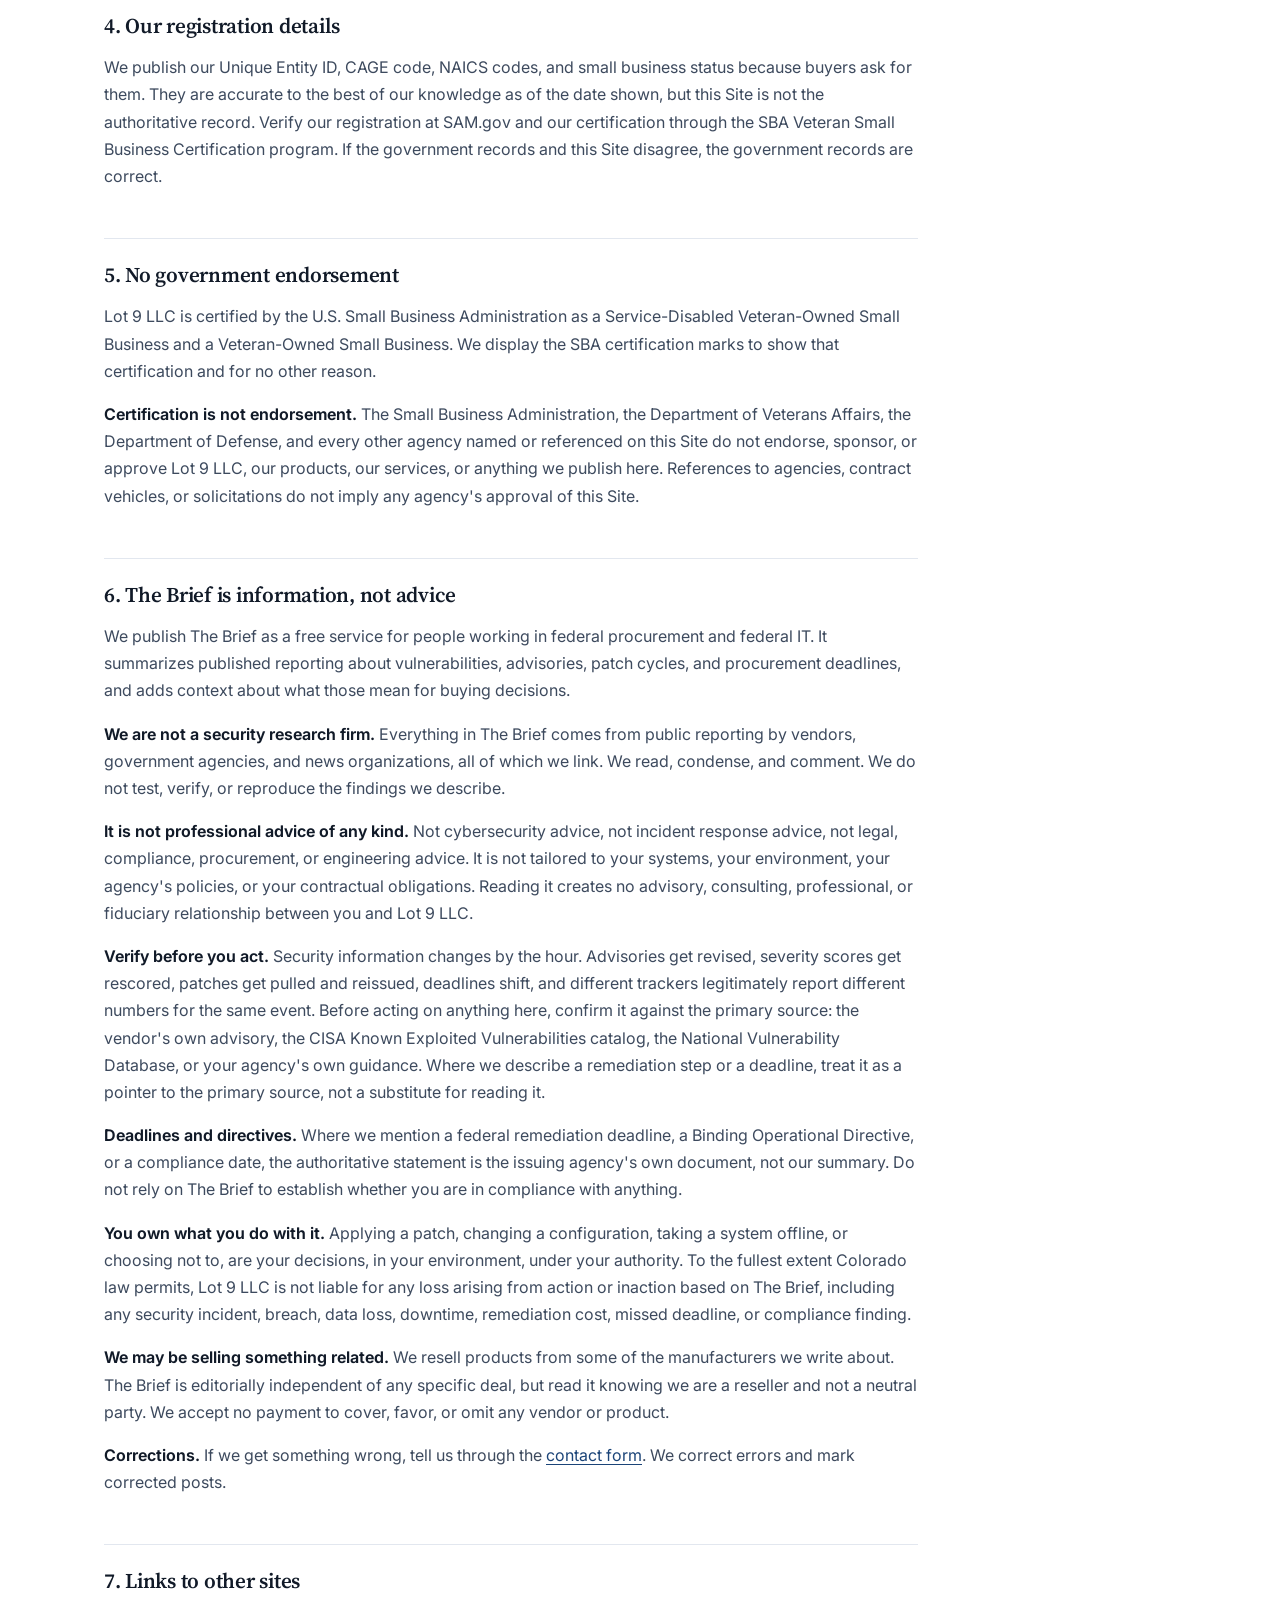
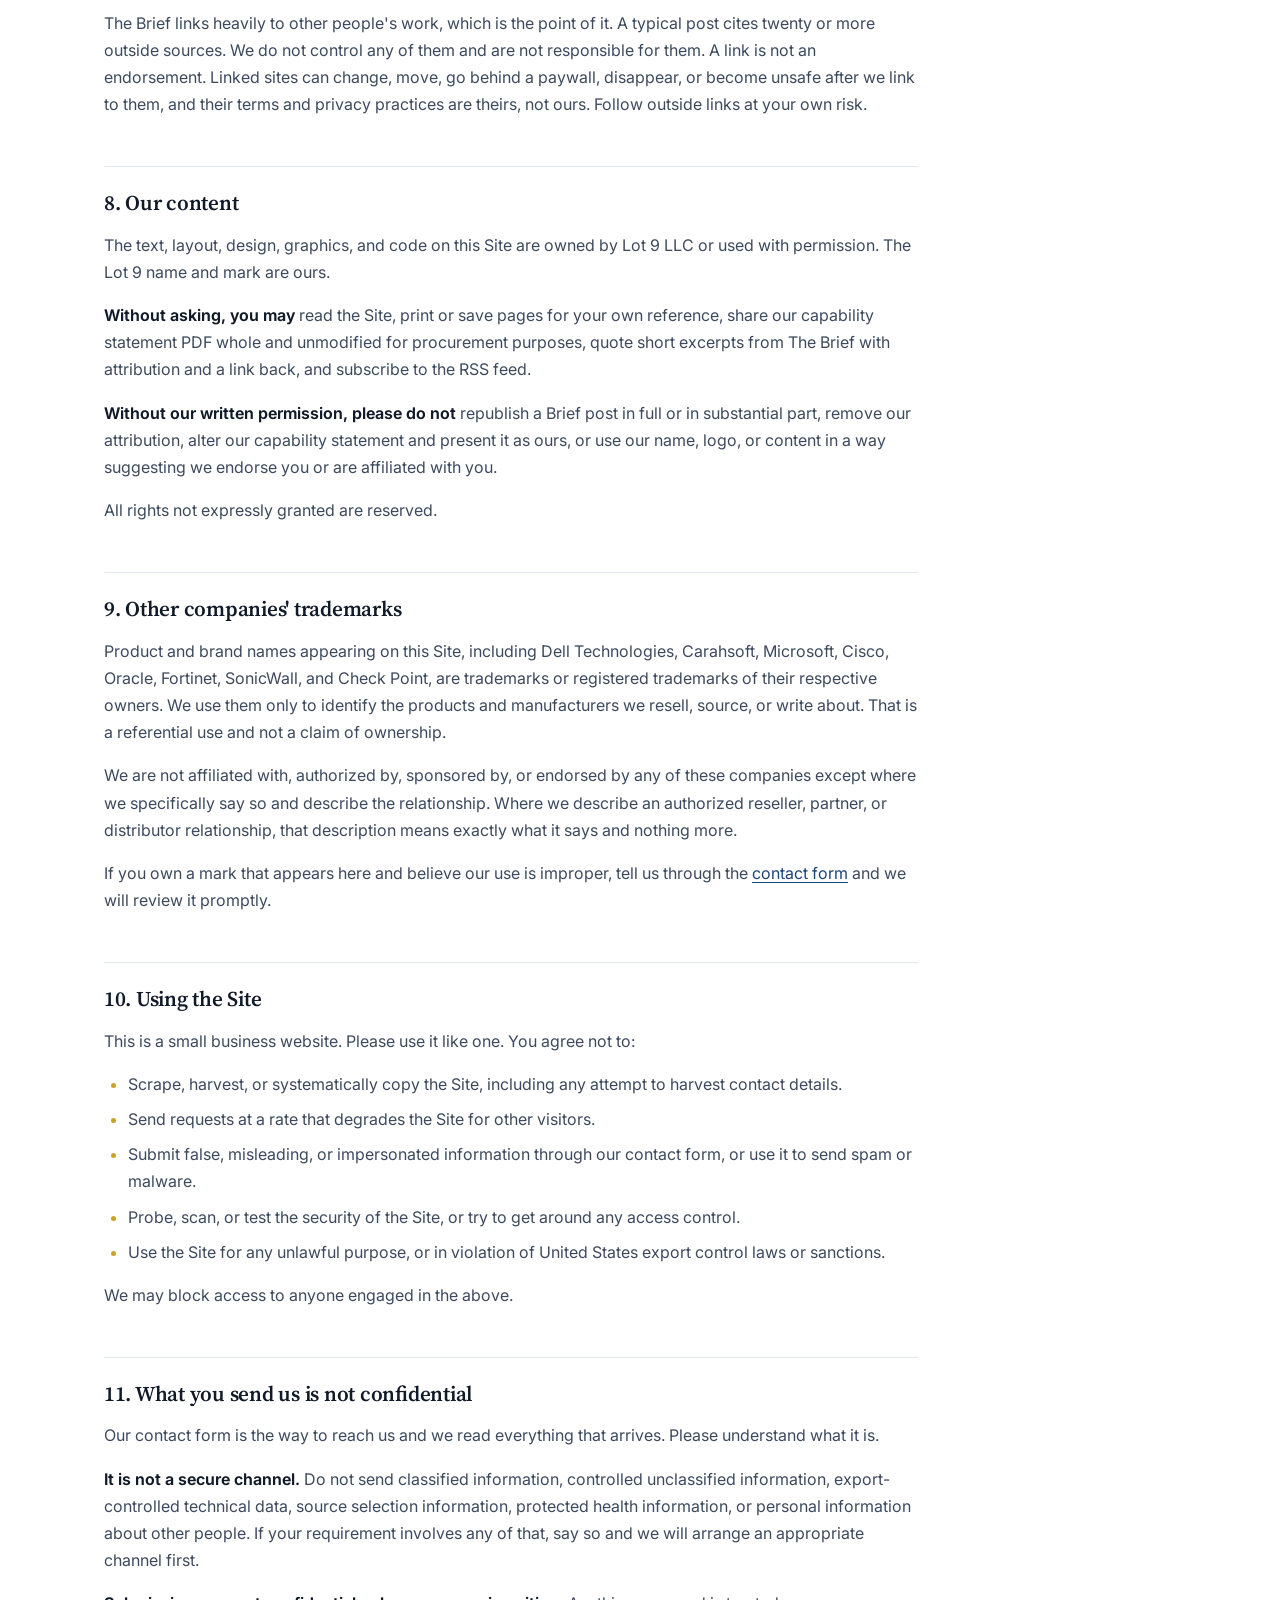
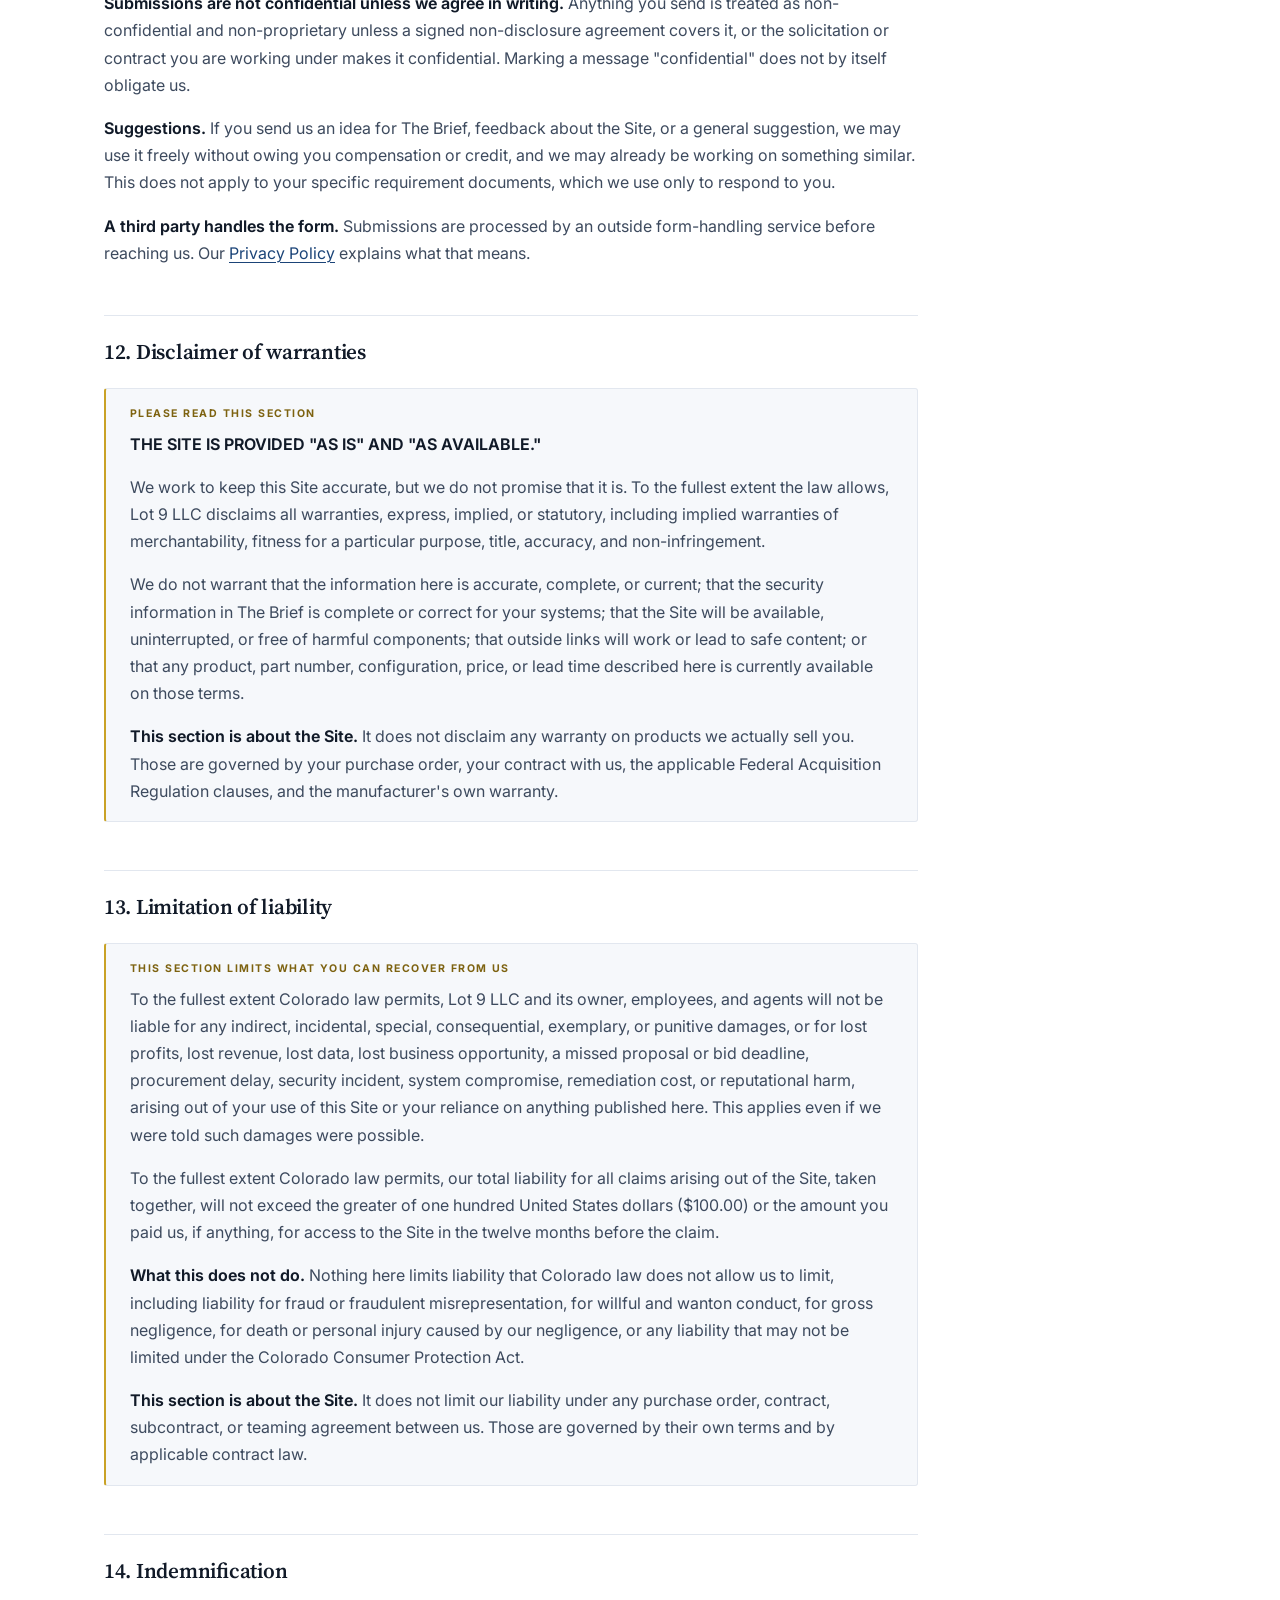
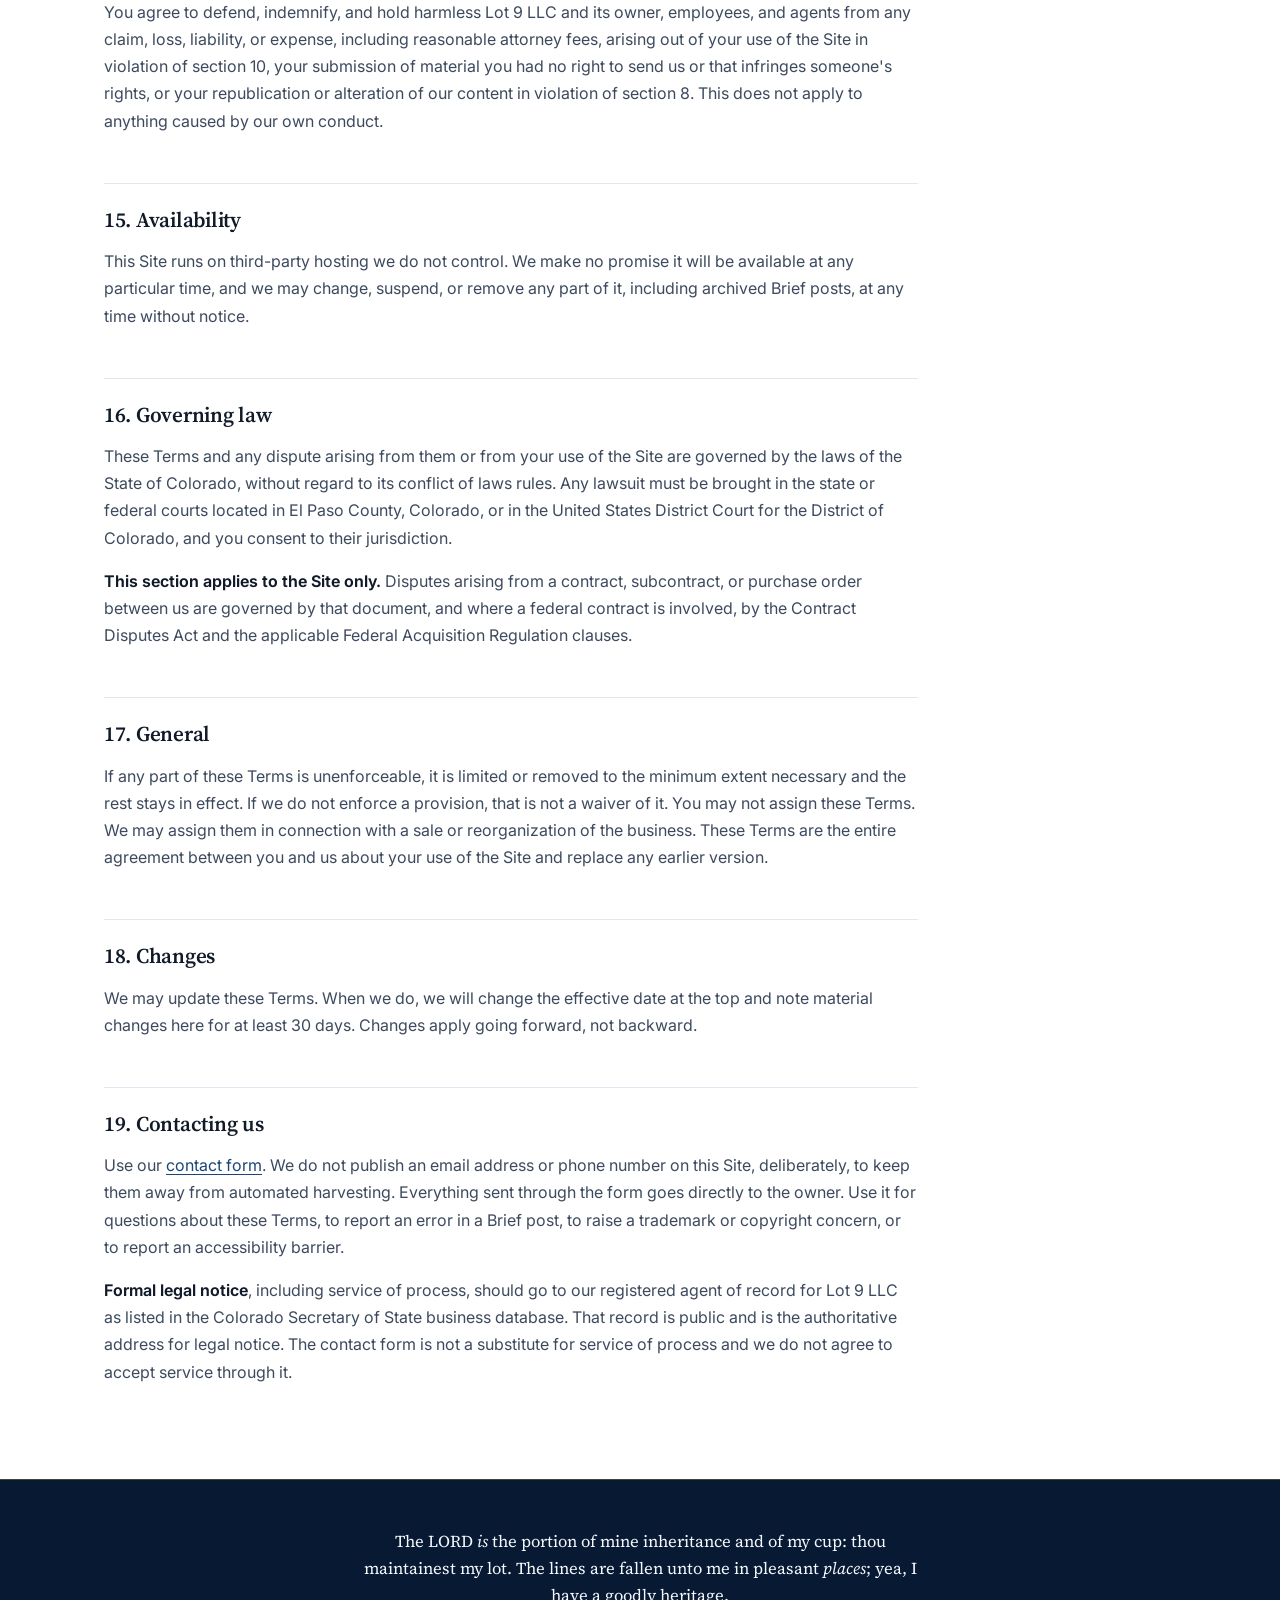
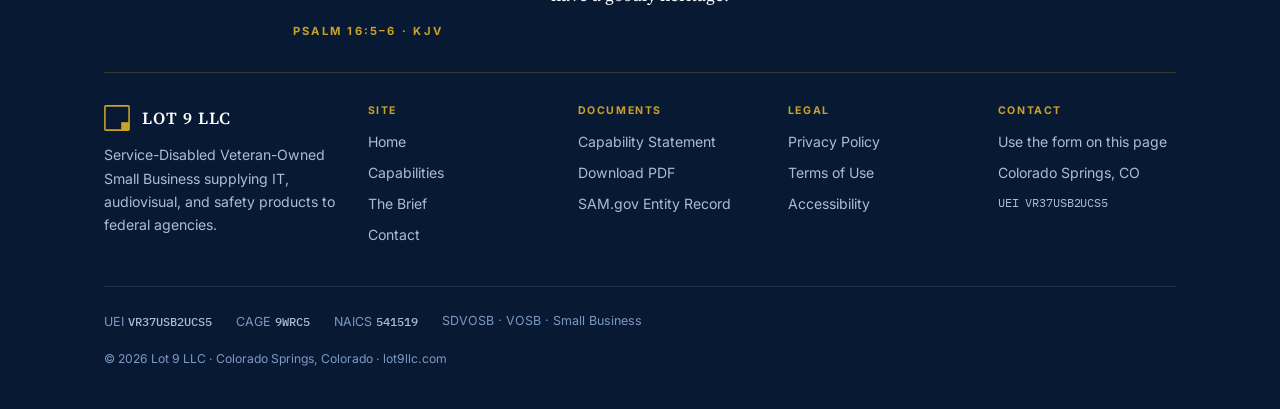
<file: terms.html>
<!doctype html>
<html lang="en">
<head>
<meta charset="utf-8">
<meta name="viewport" content="width=device-width, initial-scale=1">
<title>Terms of Use | Lot 9 LLC</title>
<meta name="description" content="Terms of Use for lot9llc.com, including the informational purpose of the site, disclaimers for The Brief, and limitation of liability under Colorado law.">
<link rel="canonical" href="https://lot9llc.com/terms.html">
<meta name="robots" content="index,follow">

<meta property="og:type" content="website">
<meta property="og:site_name" content="Lot 9 LLC">
<meta property="og:title" content="Terms of Use | Lot 9 LLC">
<meta property="og:description" content="Terms of Use for lot9llc.com, including the informational purpose of the site, disclaimers for The Brief, and limitation of liability under Colorado law.">
<meta property="og:url" content="https://lot9llc.com/terms.html">
<meta name="twitter:card" content="summary">

<link rel="icon" href="assets/favicon.svg" type="image/svg+xml">
<link rel="preconnect" href="https://fonts.googleapis.com">
<link rel="preconnect" href="https://fonts.gstatic.com" crossorigin>
<link rel="stylesheet" href="https://fonts.googleapis.com/css2?family=Inter:wght@400;500;550;600;650;700&family=Source+Serif+4:opsz,wght@8..60,500;8..60,600&family=IBM+Plex+Mono:wght@400;500;600&display=swap">
<link rel="stylesheet" href="assets/site.css">
</head>
<body>
<a class="skip" href="#main">Skip to content</a>
<header class="site-head">
  <div class="wrap">
    <a class="brand" href="index.html" aria-label="Lot 9 LLC home">
      <svg width="32" height="32" viewBox="0 0 46 46" aria-hidden="true">
        <rect x="1.6" y="1.6" width="42.8" height="42.8" rx="1.5" stroke="#C9A227" stroke-width="2.4" fill="none"/>
        <line x1="15.6" y1="2" x2="15.6" y2="44" stroke="#C9A227" stroke-width=".9" opacity=".45"/>
        <line x1="30.4" y1="2" x2="30.4" y2="44" stroke="#C9A227" stroke-width=".9" opacity=".45"/>
        <line x1="2" y1="15.6" x2="44" y2="15.6" stroke="#C9A227" stroke-width=".9" opacity=".45"/>
        <line x1="2" y1="30.4" x2="44" y2="30.4" stroke="#C9A227" stroke-width=".9" opacity=".45"/>
        <rect x="30.4" y="30.4" width="14" height="14" fill="#C9A227"/>
      </svg>
      <span>
        <span class="brand-name">LOT 9 LLC</span>
        <span class="brand-sub">Federal Supply</span>
      </span>
    </a>
    <button class="nav-btn" id="navBtn" aria-expanded="false" aria-controls="nav" aria-label="Menu">
      <span></span><span></span><span></span>
    </button>
    <nav class="nav" id="nav" aria-label="Primary">
      <a href="index.html">Home</a>
      <a href="capabilities.html">Capabilities</a>
      <a href="brief/index.html">The Brief</a>
      <a href="contact.html" aria-current="page">Contact</a>
      <a class="btn btn-primary" href="capability-statement.html">Capability Statement</a>
    </nav>
    <span class="head-verse">Psalm 16:5&ndash;6</span>
  </div>
</header>
<main id="main">

<div class="page-head">
  <div class="wrap">
    <p class="crumb"><a href="index.html">Home</a> &nbsp;/&nbsp; Terms of Use</p>
    <h1>Terms of Use</h1>
    <p>The rules for using this site, what our published information does and does not commit us to, and the limits of our liability.</p>
  </div>
</div>

<section>
  <div class="wrap">
    <div class="legal">
      <p class="legal-meta">Effective August 24, 2026. This is version 1.0.</p>

      <h2>1. Acceptance</h2>
      <p>These Terms of Use apply to lot9llc.com and everything published on it, including our
        capabilities pages, our capability statement in both web and PDF form, the blog we publish
        as The Brief, and its RSS feed. We call all of it "the Site." By using the Site you agree
        to these Terms. If you do not agree, please do not use it.</p>
      <p>These Terms are between you and Lot 9 LLC, a Colorado limited liability company.</p>

      <h2>2. What this Site is</h2>
      <p>Lot 9 LLC is a Service-Disabled Veteran-Owned Small Business in Colorado Springs,
        Colorado. We resell IT hardware and software, audiovisual and imaging equipment, and
        safety and facility products, mainly to United States federal agencies.</p>
      <p>This Site is marketing and reference material. It exists so contracting officers, contract
        specialists, and prime contractors can see what we do, confirm our registration details,
        and reach us. It is not a store, an ordering system, or a quoting system.</p>

      <h2 id="no-offer">3. Nothing here is an offer</h2>
      <p><b>Everything on this Site is general information.</b> Descriptions of our capabilities,
        product lines, manufacturers, contract vehicles, lead times, and any pricing are provided
        for reference. None of it is an offer to sell, a quotation, a bid, a proposal, or a
        commitment, and none of it can be accepted so as to create a contract. Treat it as an
        invitation to contact us.</p>
      <p><b>We are bound only in writing, off this Site.</b> A contract forms when we submit a
        signed quotation, offer, or proposal in response to a specific solicitation or request and
        that submission is accepted on its own terms. Reading a page, sending the contact form, or
        exchanging email does not create a contract.</p>
      <p><b>A written quote controls over this Site.</b> If anything here conflicts with a
        quotation, proposal, purchase order, contract, teaming agreement, or reseller agreement
        between us, that document governs. Nothing in these Terms modifies any offer we submit
        under a federal, state, or local solicitation, or any clause incorporated into it by the
        Federal Acquisition Regulation or an agency supplement.</p>
      <p><b>Availability and pricing move.</b> Part numbers, configurations, lead times, and prices
        in the government market change constantly and are often outside our control. Anything here
        may be stale by the time you read it. Ask us for a current quote before relying on it for a
        requirement, an independent government estimate, or a market research determination.</p>

      <h2>4. Our registration details</h2>
      <p>We publish our Unique Entity ID, CAGE code, NAICS codes, and small business status because
        buyers ask for them. They are accurate to the best of our knowledge as of the date shown,
        but this Site is not the authoritative record. Verify our registration at SAM.gov and our
        certification through the SBA Veteran Small Business Certification program. If the
        government records and this Site disagree, the government records are correct.</p>

      <h2>5. No government endorsement</h2>
      <p>Lot 9 LLC is certified by the U.S. Small Business Administration as a Service-Disabled
        Veteran-Owned Small Business and a Veteran-Owned Small Business. We display the SBA
        certification marks to show that certification and for no other reason.</p>
      <p><b>Certification is not endorsement.</b> The Small Business Administration, the Department
        of Veterans Affairs, the Department of Defense, and every other agency named or referenced
        on this Site do not endorse, sponsor, or approve Lot 9 LLC, our products, our services, or
        anything we publish here. References to agencies, contract vehicles, or solicitations do
        not imply any agency's approval of this Site.</p>

      <h2 id="the-brief">6. The Brief is information, not advice</h2>
      <p>We publish The Brief as a free service for people working in federal procurement and
        federal IT. It summarizes published reporting about vulnerabilities, advisories, patch
        cycles, and procurement deadlines, and adds context about what those mean for buying
        decisions.</p>
      <p><b>We are not a security research firm.</b> Everything in The Brief comes from public
        reporting by vendors, government agencies, and news organizations, all of which we link. We
        read, condense, and comment. We do not test, verify, or reproduce the findings we
        describe.</p>
      <p><b>It is not professional advice of any kind.</b> Not cybersecurity advice, not incident
        response advice, not legal, compliance, procurement, or engineering advice. It is not
        tailored to your systems, your environment, your agency's policies, or your contractual
        obligations. Reading it creates no advisory, consulting, professional, or fiduciary
        relationship between you and Lot 9 LLC.</p>
      <p><b>Verify before you act.</b> Security information changes by the hour. Advisories get
        revised, severity scores get rescored, patches get pulled and reissued, deadlines shift,
        and different trackers legitimately report different numbers for the same event. Before
        acting on anything here, confirm it against the primary source: the vendor's own advisory,
        the CISA Known Exploited Vulnerabilities catalog, the National Vulnerability Database, or
        your agency's own guidance. Where we describe a remediation step or a deadline, treat it as
        a pointer to the primary source, not a substitute for reading it.</p>
      <p><b>Deadlines and directives.</b> Where we mention a federal remediation deadline, a
        Binding Operational Directive, or a compliance date, the authoritative statement is the
        issuing agency's own document, not our summary. Do not rely on The Brief to establish
        whether you are in compliance with anything.</p>
      <p><b>You own what you do with it.</b> Applying a patch, changing a configuration, taking a
        system offline, or choosing not to, are your decisions, in your environment, under your
        authority. To the fullest extent Colorado law permits, Lot 9 LLC is not liable for any loss
        arising from action or inaction based on The Brief, including any security incident,
        breach, data loss, downtime, remediation cost, missed deadline, or compliance finding.</p>
      <p><b>We may be selling something related.</b> We resell products from some of the
        manufacturers we write about. The Brief is editorially independent of any specific deal,
        but read it knowing we are a reseller and not a neutral party. We accept no payment to
        cover, favor, or omit any vendor or product.</p>
      <p><b>Corrections.</b> If we get something wrong, tell us through the
        <a href="contact.html">contact form</a>. We correct errors and mark corrected posts.</p>

      <h2>7. Links to other sites</h2>
      <p>The Brief links heavily to other people's work, which is the point of it. A typical post
        cites twenty or more outside sources. We do not control any of them and are not responsible
        for them. A link is not an endorsement. Linked sites can change, move, go behind a paywall,
        disappear, or become unsafe after we link to them, and their terms and privacy practices
        are theirs, not ours. Follow outside links at your own risk.</p>

      <h2>8. Our content</h2>
      <p>The text, layout, design, graphics, and code on this Site are owned by Lot 9 LLC or used
        with permission. The Lot 9 name and mark are ours.</p>
      <p><b>Without asking, you may</b> read the Site, print or save pages for your own reference,
        share our capability statement PDF whole and unmodified for procurement purposes, quote
        short excerpts from The Brief with attribution and a link back, and subscribe to the RSS
        feed.</p>
      <p><b>Without our written permission, please do not</b> republish a Brief post in full or in
        substantial part, remove our attribution, alter our capability statement and present it as
        ours, or use our name, logo, or content in a way suggesting we endorse you or are
        affiliated with you.</p>
      <p>All rights not expressly granted are reserved.</p>

      <h2>9. Other companies' trademarks</h2>
      <p>Product and brand names appearing on this Site, including Dell Technologies, Carahsoft,
        Microsoft, Cisco, Oracle, Fortinet, SonicWall, and Check Point, are trademarks or
        registered trademarks of their respective owners. We use them only to identify the products and manufacturers we resell,
        source, or write about. That is a referential use and not a claim of ownership.</p>
      <p>We are not affiliated with, authorized by, sponsored by, or endorsed by any of these
        companies except where we specifically say so and describe the relationship. Where we
        describe an authorized reseller, partner, or distributor relationship, that description
        means exactly what it says and nothing more.</p>
      <p>If you own a mark that appears here and believe our use is improper, tell us through the
        <a href="contact.html">contact form</a> and we will review it promptly.</p>

      <h2>10. Using the Site</h2>
      <p>This is a small business website. Please use it like one. You agree not to:</p>
      <ul>
        <li>Scrape, harvest, or systematically copy the Site, including any attempt to harvest
          contact details.</li>
        <li>Send requests at a rate that degrades the Site for other visitors.</li>
        <li>Submit false, misleading, or impersonated information through our contact form, or use
          it to send spam or malware.</li>
        <li>Probe, scan, or test the security of the Site, or try to get around any access
          control.</li>
        <li>Use the Site for any unlawful purpose, or in violation of United States export control
          laws or sanctions.</li>
      </ul>
      <p>We may block access to anyone engaged in the above.</p>

      <h2 id="submissions">11. What you send us is not confidential</h2>
      <p>Our contact form is the way to reach us and we read everything that arrives. Please
        understand what it is.</p>
      <p><b>It is not a secure channel.</b> Do not send classified information, controlled
        unclassified information, export-controlled technical data, source selection information,
        protected health information, or personal information about other people. If your
        requirement involves any of that, say so and we will arrange an appropriate channel first.</p>
      <p><b>Submissions are not confidential unless we agree in writing.</b> Anything you send is
        treated as non-confidential and non-proprietary unless a signed non-disclosure agreement
        covers it, or the solicitation or contract you are working under makes it confidential.
        Marking a message "confidential" does not by itself obligate us.</p>
      <p><b>Suggestions.</b> If you send us an idea for The Brief, feedback about the Site, or a
        general suggestion, we may use it freely without owing you compensation or credit, and we
        may already be working on something similar. This does not apply to your specific
        requirement documents, which we use only to respond to you.</p>
      <p><b>A third party handles the form.</b> Submissions are processed by an outside
        form-handling service before reaching us. Our <a href="privacy.html">Privacy Policy</a>
        explains what that means.</p>

      <h2>12. Disclaimer of warranties</h2>
      <div class="callout">
        <span class="lbl">Please read this section</span>
        <p><b>THE SITE IS PROVIDED "AS IS" AND "AS AVAILABLE."</b></p>
        <p>We work to keep this Site accurate, but we do not promise that it is. To the fullest
          extent the law allows, Lot 9 LLC disclaims all warranties, express, implied, or
          statutory, including implied warranties of merchantability, fitness for a particular
          purpose, title, accuracy, and non-infringement.</p>
        <p>We do not warrant that the information here is accurate, complete, or current; that the
          security information in The Brief is complete or correct for your systems; that the Site
          will be available, uninterrupted, or free of harmful components; that outside links will
          work or lead to safe content; or that any product, part number, configuration, price, or
          lead time described here is currently available on those terms.</p>
        <p style="margin-bottom:0;"><b>This section is about the Site.</b> It does not disclaim any
          warranty on products we actually sell you. Those are governed by your purchase order,
          your contract with us, the applicable Federal Acquisition Regulation clauses, and the
          manufacturer's own warranty.</p>
      </div>

      <h2>13. Limitation of liability</h2>
      <div class="callout">
        <span class="lbl">This section limits what you can recover from us</span>
        <p>To the fullest extent Colorado law permits, Lot 9 LLC and its owner, employees, and
          agents will not be liable for any indirect, incidental, special, consequential,
          exemplary, or punitive damages, or for lost profits, lost revenue, lost data, lost
          business opportunity, a missed proposal or bid deadline, procurement delay, security
          incident, system compromise, remediation cost, or reputational harm, arising out of your
          use of this Site or your reliance on anything published here. This applies even if we
          were told such damages were possible.</p>
        <p>To the fullest extent Colorado law permits, our total liability for all claims arising
          out of the Site, taken together, will not exceed the greater of one hundred United States
          dollars ($100.00) or the amount you paid us, if anything, for access to the Site in the
          twelve months before the claim.</p>
        <p><b>What this does not do.</b> Nothing here limits liability that Colorado law does not
          allow us to limit, including liability for fraud or fraudulent misrepresentation, for
          willful and wanton conduct, for gross negligence, for death or personal injury caused by
          our negligence, or any liability that may not be limited under the Colorado Consumer
          Protection Act.</p>
        <p style="margin-bottom:0;"><b>This section is about the Site.</b> It does not limit our
          liability under any purchase order, contract, subcontract, or teaming agreement between
          us. Those are governed by their own terms and by applicable contract law.</p>
      </div>

      <h2>14. Indemnification</h2>
      <p>You agree to defend, indemnify, and hold harmless Lot 9 LLC and its owner, employees, and
        agents from any claim, loss, liability, or expense, including reasonable attorney fees,
        arising out of your use of the Site in violation of section 10, your submission of material
        you had no right to send us or that infringes someone's rights, or your republication or
        alteration of our content in violation of section 8. This does not apply to anything caused
        by our own conduct.</p>

      <h2>15. Availability</h2>
      <p>This Site runs on third-party hosting we do not control. We make no promise it will be
        available at any particular time, and we may change, suspend, or remove any part of it,
        including archived Brief posts, at any time without notice.</p>

      <h2>16. Governing law</h2>
      <p>These Terms and any dispute arising from them or from your use of the Site are governed by
        the laws of the State of Colorado, without regard to its conflict of laws rules. Any
        lawsuit must be brought in the state or federal courts located in El Paso County, Colorado,
        or in the United States District Court for the District of Colorado, and you consent to
        their jurisdiction.</p>
      <p><b>This section applies to the Site only.</b> Disputes arising from a contract,
        subcontract, or purchase order between us are governed by that document, and where a
        federal contract is involved, by the Contract Disputes Act and the applicable Federal
        Acquisition Regulation clauses.</p>

      <h2>17. General</h2>
      <p>If any part of these Terms is unenforceable, it is limited or removed to the minimum
        extent necessary and the rest stays in effect. If we do not enforce a provision, that is
        not a waiver of it. You may not assign these Terms. We may assign them in connection with a
        sale or reorganization of the business. These Terms are the entire agreement between you
        and us about your use of the Site and replace any earlier version.</p>

      <h2>18. Changes</h2>
      <p>We may update these Terms. When we do, we will change the effective date at the top and
        note material changes here for at least 30 days. Changes apply going forward, not
        backward.</p>

      <h2>19. Contacting us</h2>
      <p>Use our <a href="contact.html">contact form</a>. We do not publish an email address or
        phone number on this Site, deliberately, to keep them away from automated harvesting.
        Everything sent through the form goes directly to the owner. Use it for questions about
        these Terms, to report an error in a Brief post, to raise a trademark or copyright concern,
        or to report an accessibility barrier.</p>
      <p><b>Formal legal notice</b>, including service of process, should go to our registered
        agent of record for Lot 9 LLC as listed in the Colorado Secretary of State business
        database. That record is public and is the authoritative address for legal notice. The
        contact form is not a substitute for service of process and we do not agree to accept
        service through it.</p>

    </div>
  </div>
</section>

</main>
<footer class="site-foot">
  <div class="wrap">
    <div class="foot-verse">
      <blockquote>The LORD <i>is</i> the portion of mine inheritance and of my cup: thou
        maintainest my lot. The lines are fallen unto me in pleasant <i>places</i>; yea, I
        have a goodly heritage.</blockquote>
      <p class="verse-ref">Psalm 16:5&ndash;6 &middot; KJV</p>
    </div>
    <div class="foot-grid">
      <div>
        <a class="brand" href="index.html" aria-label="Lot 9 LLC home">
          <svg width="26" height="26" viewBox="0 0 46 46" aria-hidden="true">
            <rect x="1.6" y="1.6" width="42.8" height="42.8" rx="1.5" stroke="#C9A227" stroke-width="2.8" fill="none"/>
            <rect x="30.4" y="30.4" width="14" height="14" fill="#C9A227"/>
          </svg>
          <span class="brand-name">LOT 9 LLC</span>
        </a>
        <p class="foot-blurb">Service-Disabled Veteran-Owned Small Business supplying IT,
          audiovisual, and safety products to federal agencies.</p>
      </div>
      <div>
        <h3>Site</h3>
        <ul>
          <li><a href="index.html">Home</a></li>
          <li><a href="capabilities.html">Capabilities</a></li>
          <li><a href="brief/index.html">The Brief</a></li>
          <li><a href="contact.html">Contact</a></li>
        </ul>
      </div>
      <div>
        <h3>Documents</h3>
        <ul>
          <li><a href="capability-statement.html">Capability Statement</a></li>
          <li><a href="Lot9-Capability-Statement.pdf">Download PDF</a></li>
          <li><a href="https://sam.gov/" rel="noopener">SAM.gov Entity Record</a></li>
        </ul>
      </div>
      <div class="foot-legal-col">
        <h3>Legal</h3>
        <ul>
          <li><a href="privacy.html">Privacy Policy</a></li>
          <li><a href="terms.html">Terms of Use</a></li>
          <li><a href="accessibility.html">Accessibility</a></li>
        </ul>
      </div>
      <div>
        <h3>Contact</h3>
        <ul>
          <li>Use the form on this page</li>
          <li>Colorado Springs, CO</li>
          <li class="mono" style="font-size:.78rem;">UEI VR37USB2UCS5</li>
        </ul>
      </div>
    </div>
    <div class="foot-ids">
      <span>UEI <b>VR37USB2UCS5</b></span>
      <span>CAGE <b>9WRC5</b></span>
      <span>NAICS <b>541519</b></span>
      <span>SDVOSB &middot; VOSB &middot; Small Business</span>
    </div>
    <p class="foot-legal">&copy; 2026 Lot 9 LLC &middot; Colorado Springs, Colorado &middot;
      lot9llc.com</p>
  </div>
</footer>
<script>
(function(){
  var b=document.getElementById('navBtn'), n=document.getElementById('nav');
  if(b&&n){
    b.addEventListener('click',function(){
      var open=n.classList.toggle('open');
      b.setAttribute('aria-expanded',open?'true':'false');
    });
  }

  var form=document.getElementById('contactForm'), status=document.getElementById('cf-status');
  if(!form) return;
  form.addEventListener('submit',function(e){
    e.preventDefault();
    if(!form.checkValidity()){ form.reportValidity(); return; }
    var btn=form.querySelector('button[type=submit]');
    btn.disabled=true;
    status.textContent='Sending…'; status.className='form-status';
    fetch(form.action,{method:'POST',headers:{'Accept':'application/json'},body:new FormData(form)})
      .then(function(r){return r.json();})
      .then(function(d){
        if(d.success){
          status.textContent='Message sent. You will hear back directly.';
          status.className='form-status ok';
          form.reset();
        } else {
          status.textContent='Something went wrong sending that. Please try again in a moment.';
          status.className='form-status err';
        }
      })
      .catch(function(){
        status.textContent='Something went wrong sending that. Please try again in a moment.';
        status.className='form-status err';
      })
      .then(function(){ btn.disabled=false; });
  });
})();
</script>
</body>
</html>
</file>
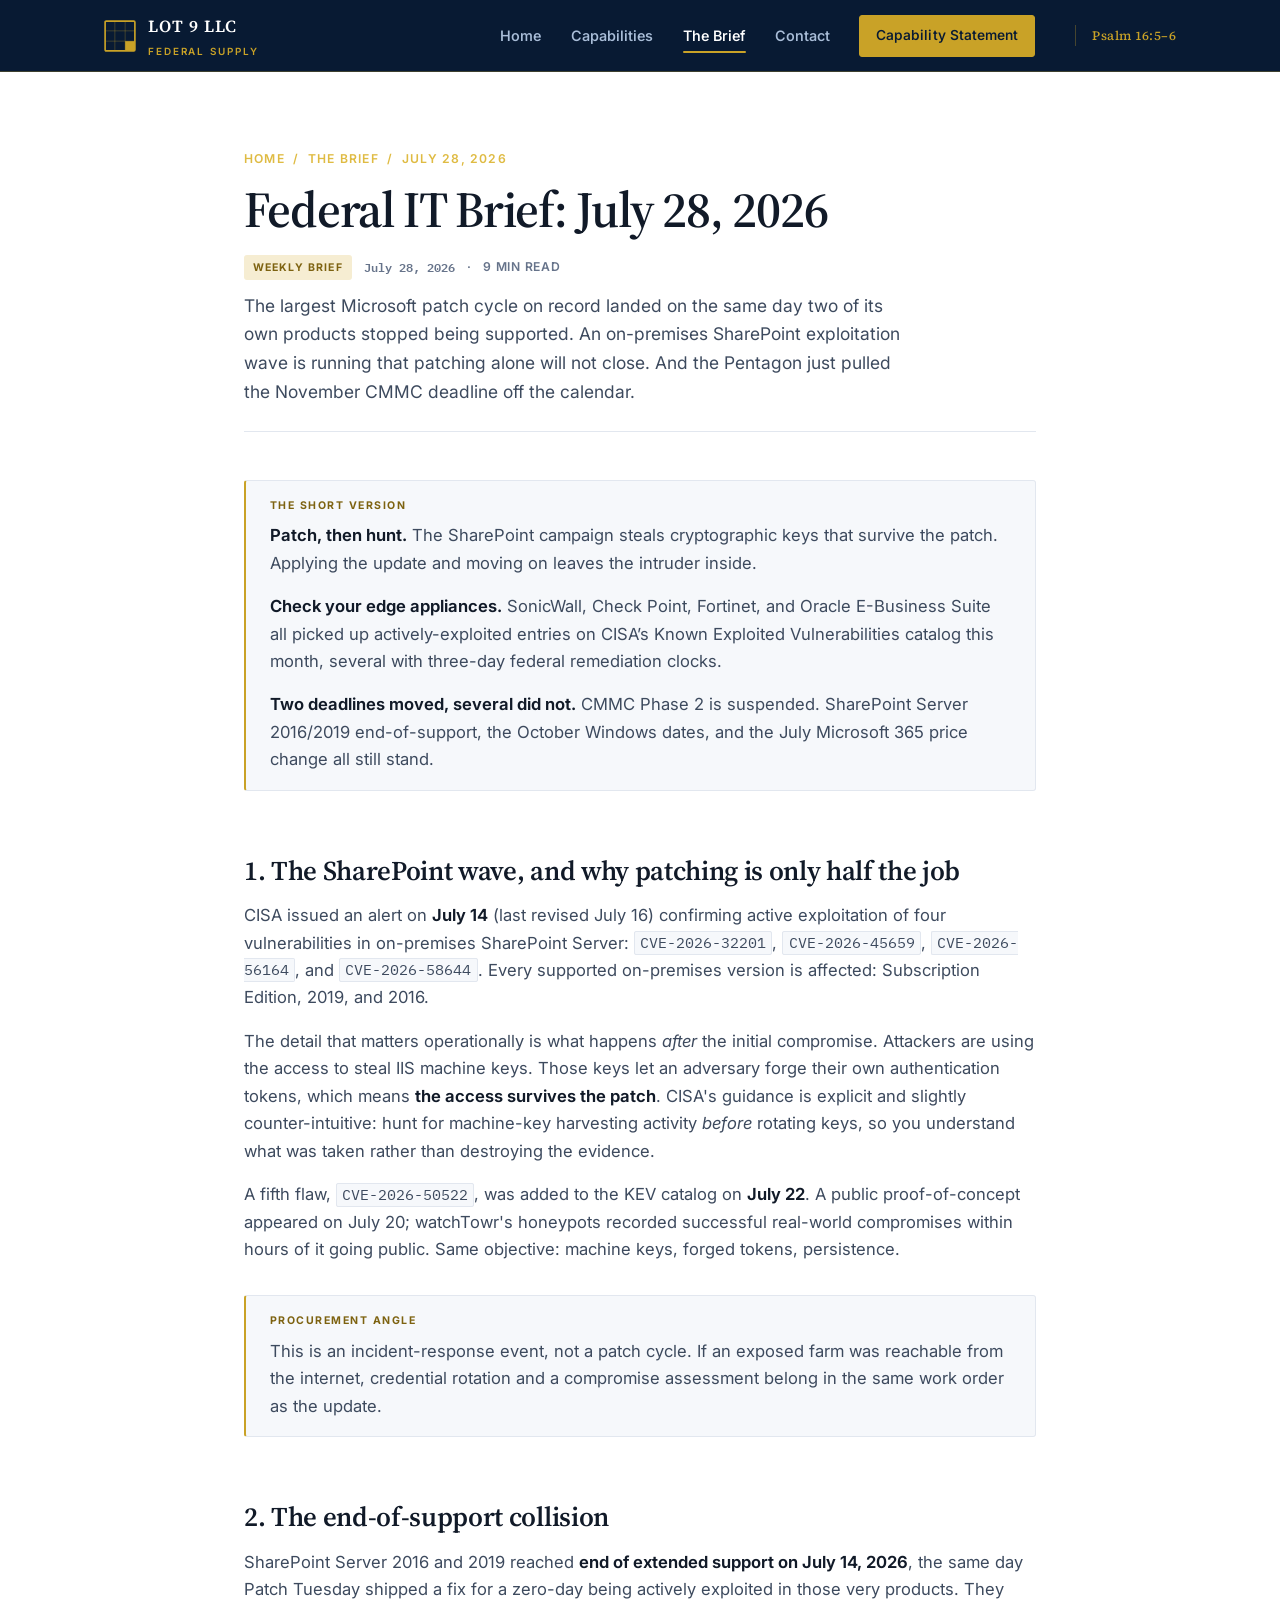
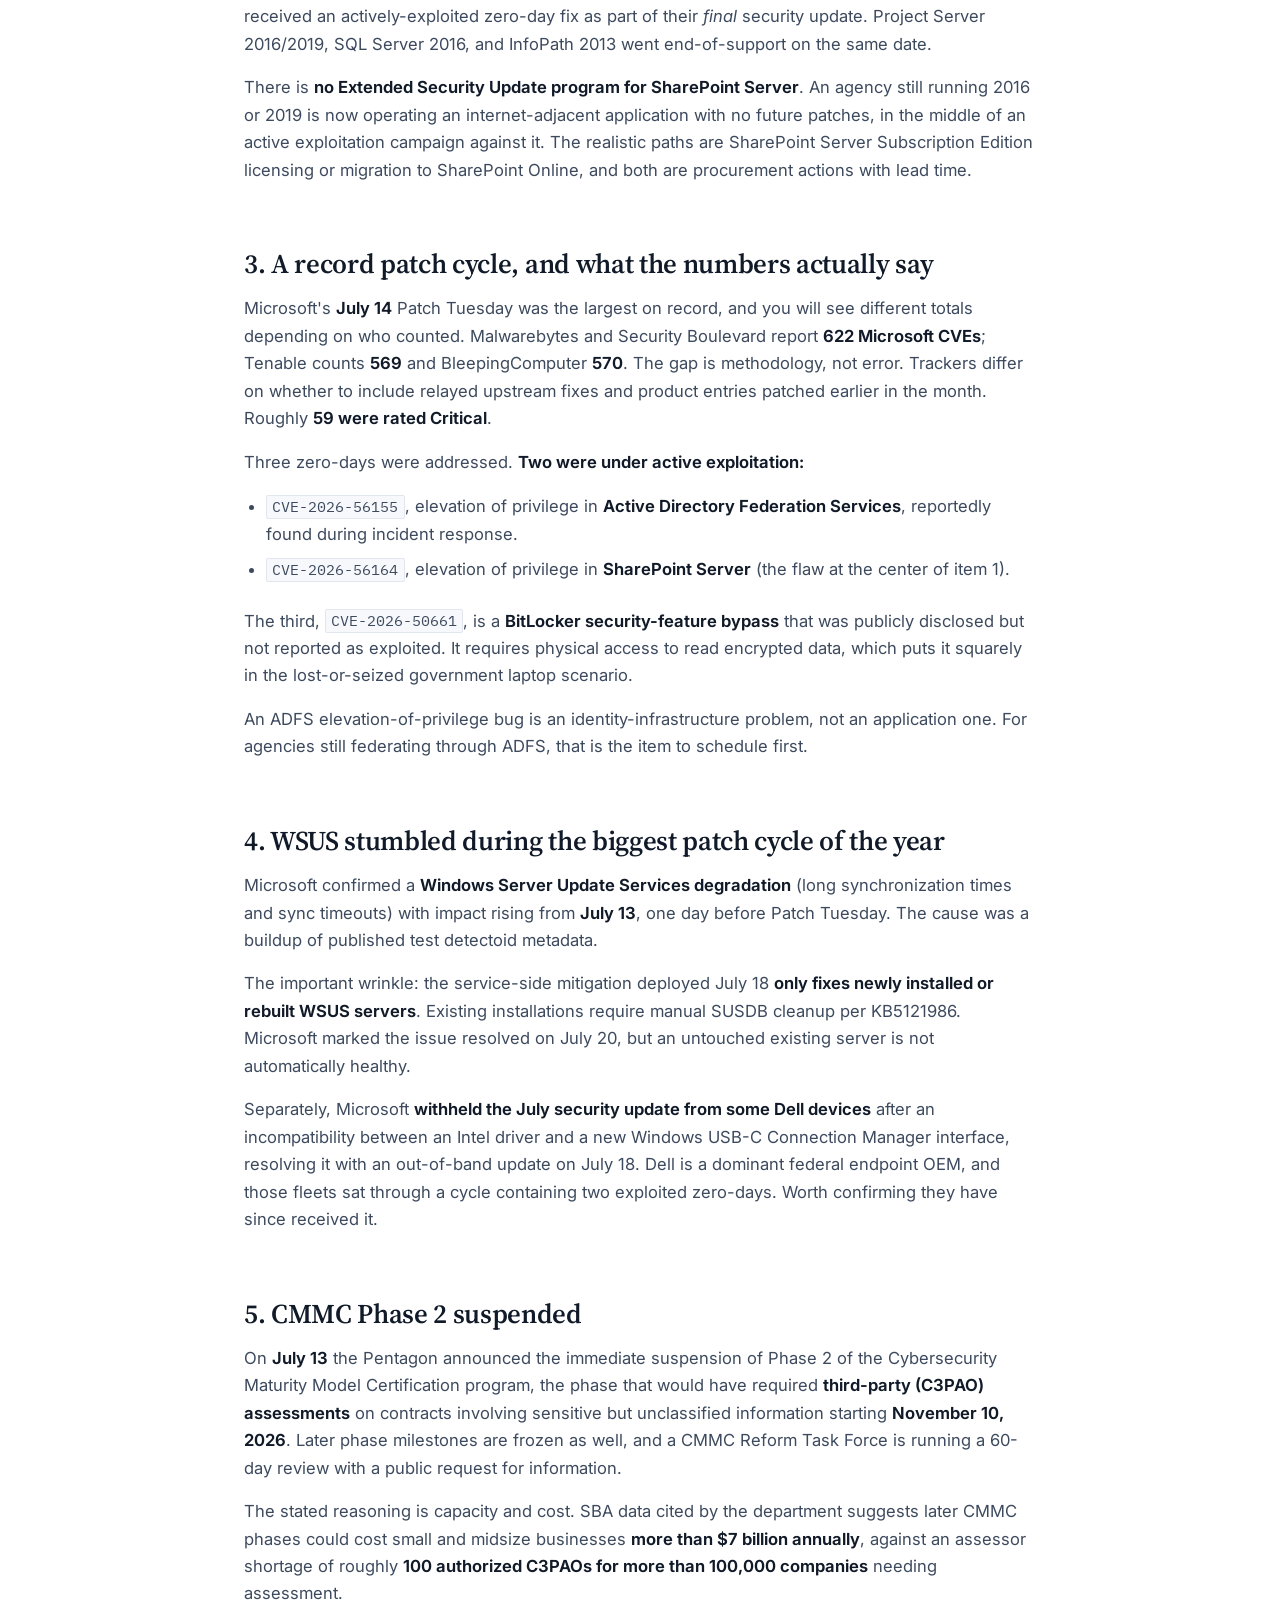
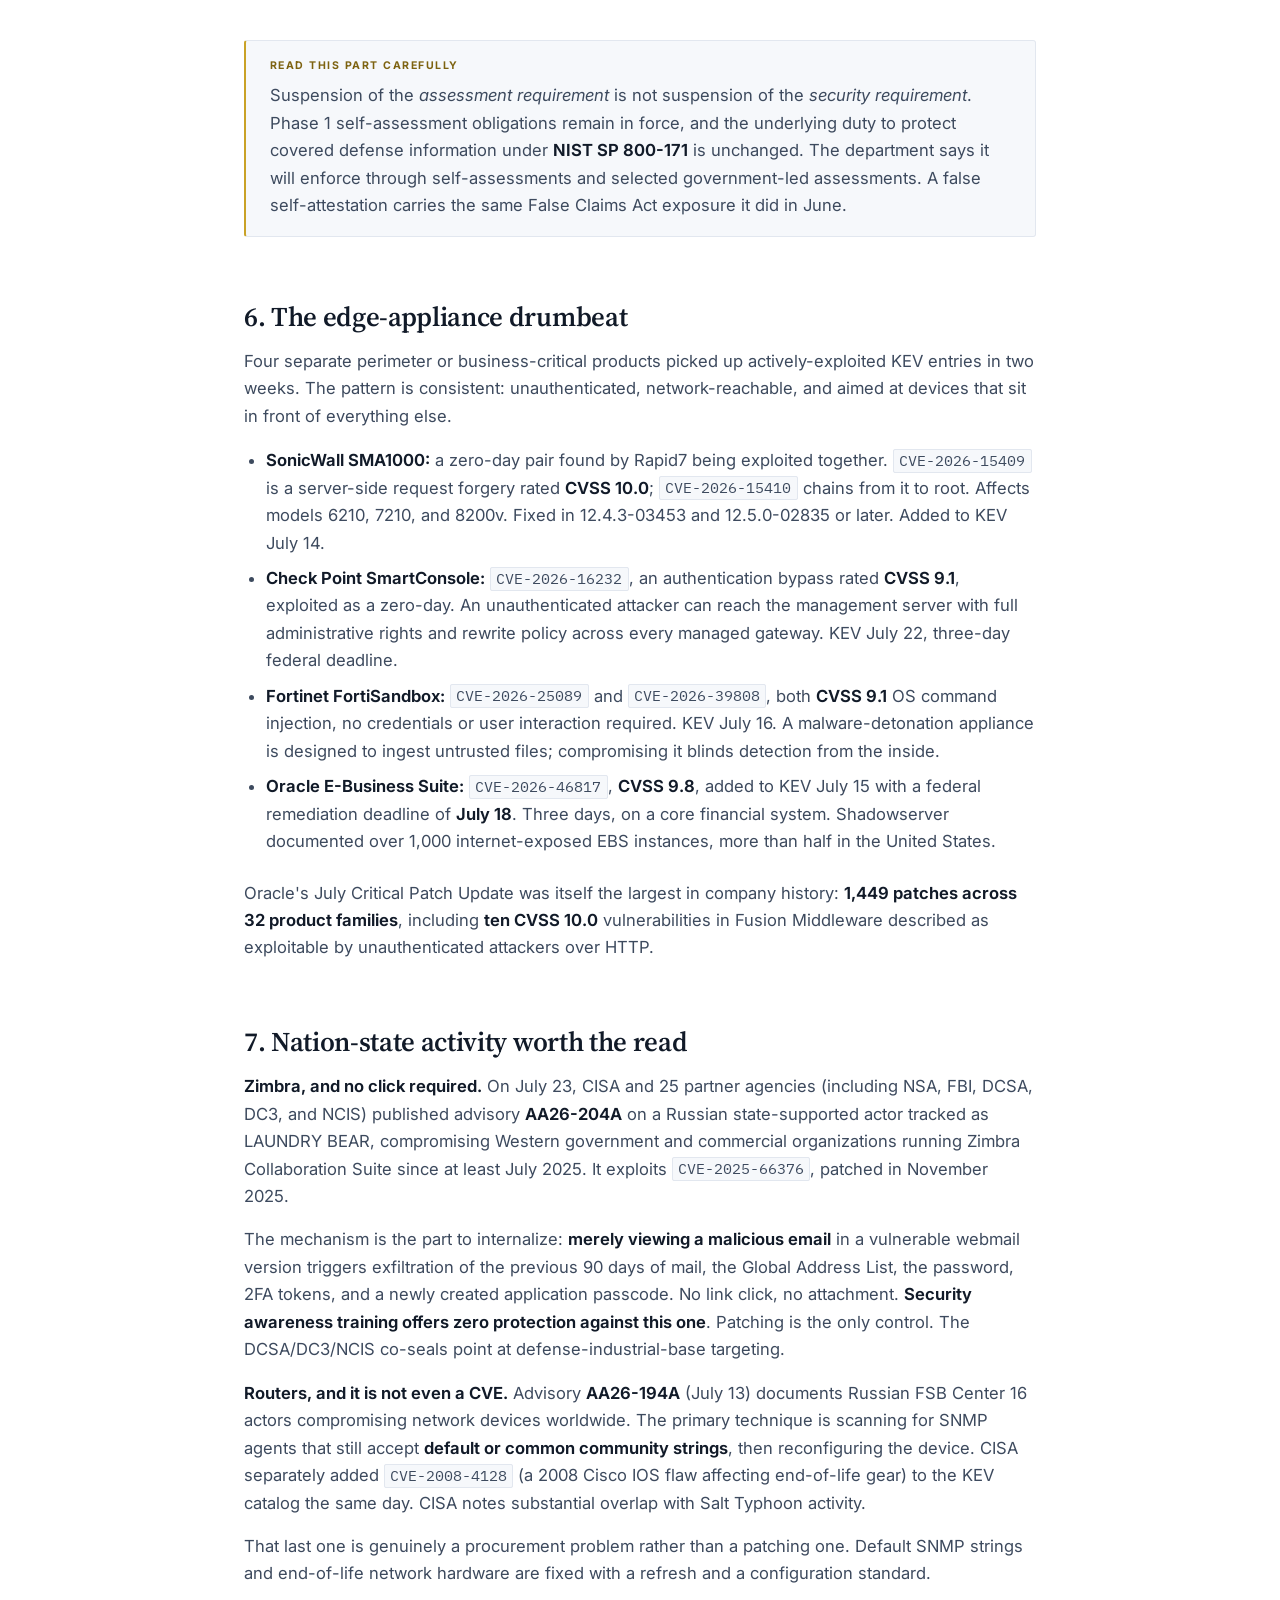
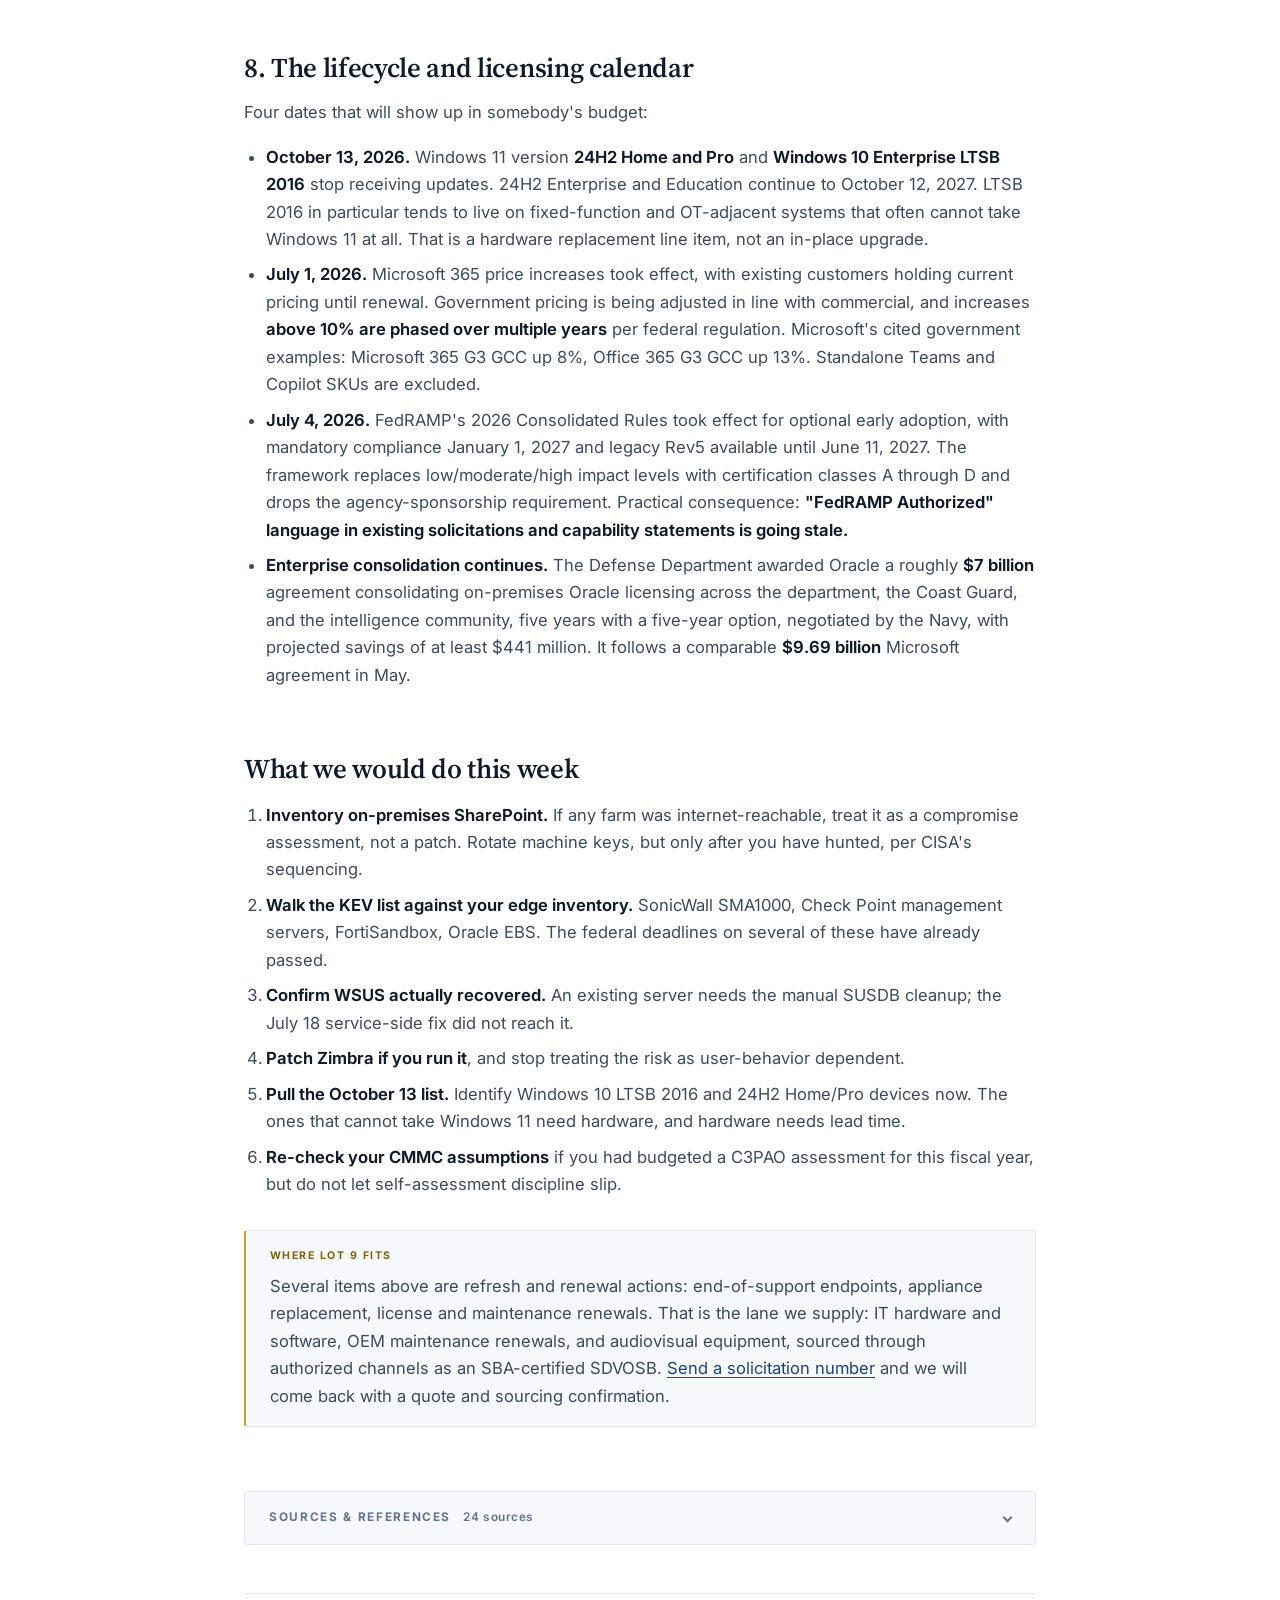
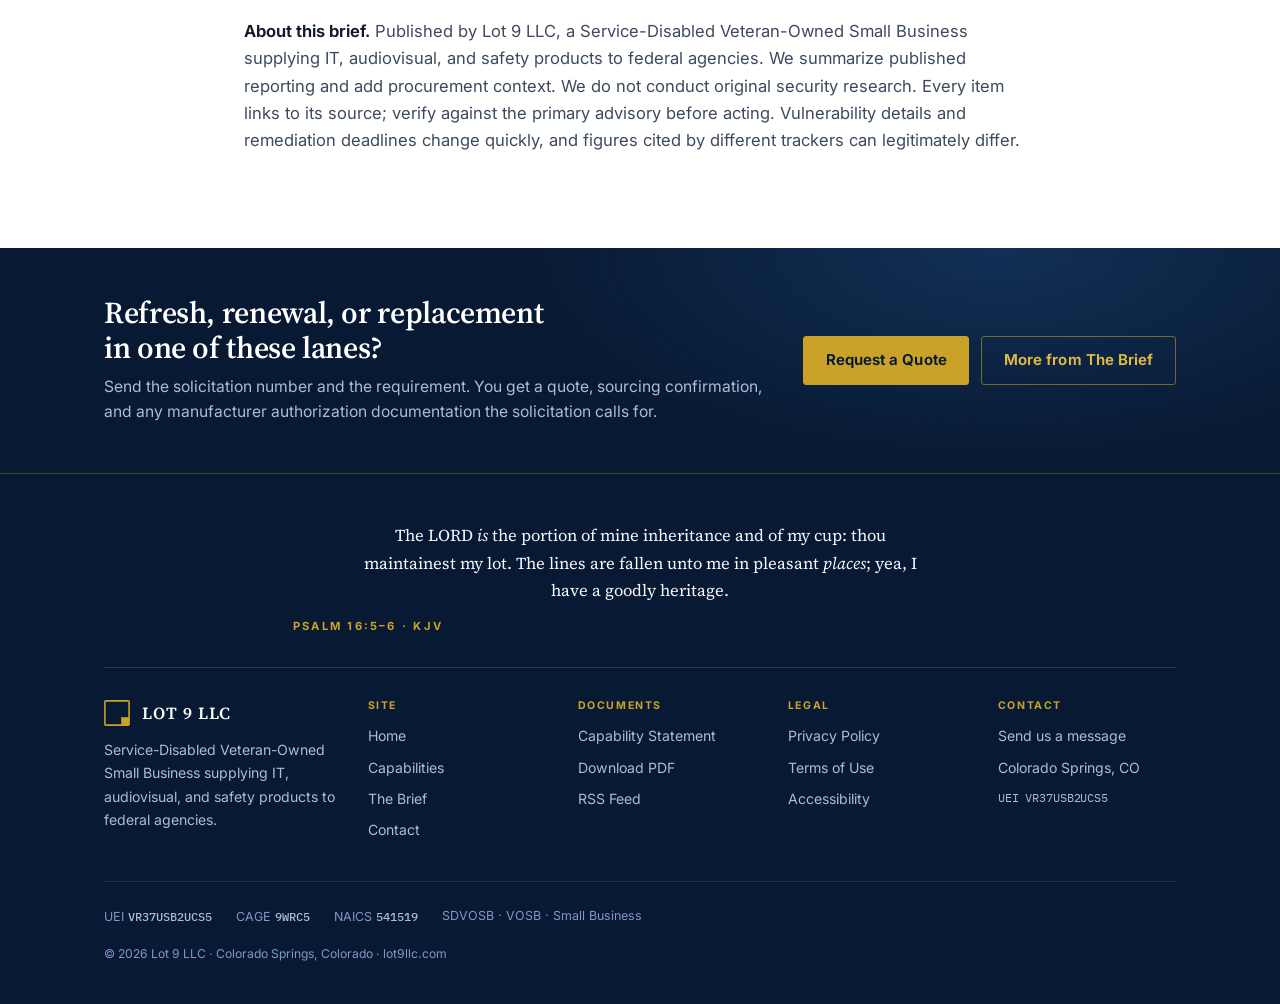
<file: brief/2026-07-28-federal-it-brief.html>
<!doctype html>
<html lang="en">
<head>
<meta charset="utf-8">
<meta name="viewport" content="width=device-width, initial-scale=1">
<title>Federal IT Brief: July 28, 2026 | The Brief, Lot 9 LLC</title>
<meta name="description" content="A record Patch Tuesday, an on-premises SharePoint exploitation wave that patching alone will not fix, CMMC Phase 2 suspended, and the lifecycle and licensing dates now driving federal procurement.">
<link rel="canonical" href="https://lot9llc.com/brief/2026-07-28-federal-it-brief.html">

<meta property="og:type" content="article">
<meta property="og:site_name" content="Lot 9 LLC">
<meta property="og:title" content="Federal IT Brief: July 28, 2026">
<meta property="og:description" content="A record Patch Tuesday, a SharePoint exploitation wave patching alone will not fix, CMMC Phase 2 suspended, and the lifecycle dates now driving procurement.">
<meta property="og:url" content="https://lot9llc.com/brief/2026-07-28-federal-it-brief.html">
<meta property="article:published_time" content="2026-07-28T09:00:00-06:00">
<meta property="og:image" content="https://lot9llc.com/assets/og-image.png">
<meta property="og:image:width" content="1200">
<meta property="og:image:height" content="630">
<meta property="og:image:alt" content="Lot 9 LLC - SDVOSB and VOSB federal supply partner. IT hardware and software, OEM maintenance renewals, audiovisual equipment, safety products. UEI VR37USB2UCS5, CAGE 9WRC5.">
<meta name="twitter:card" content="summary_large_image">

<link rel="icon" href="../assets/favicon.svg" type="image/svg+xml">
<link rel="preconnect" href="https://fonts.googleapis.com">
<link rel="preconnect" href="https://fonts.gstatic.com" crossorigin>
<link rel="stylesheet" href="https://fonts.googleapis.com/css2?family=Inter:wght@400;500;550;600;650;700&family=Source+Serif+4:opsz,wght@8..60,500;8..60,600&family=IBM+Plex+Mono:wght@400;500;600&display=swap">
<link rel="stylesheet" href="../assets/site.css">

<script type="application/ld+json">
{
  "@context":"https://schema.org",
  "@type":"BlogPosting",
  "headline":"Federal IT Brief: July 28, 2026",
  "datePublished":"2026-07-28T09:00:00-06:00",
  "author":{"@type":"Organization","name":"Lot 9 LLC"},
  "publisher":{"@type":"Organization","name":"Lot 9 LLC","url":"https://lot9llc.com"},
  "mainEntityOfPage":"https://lot9llc.com/brief/2026-07-28-federal-it-brief.html",
  "description":"A record Patch Tuesday, an on-premises SharePoint exploitation wave that patching alone will not fix, CMMC Phase 2 suspended, and the lifecycle and licensing dates now driving federal procurement."
}
</script>
</head>
<body>
<a class="skip" href="#main">Skip to content</a>

<header class="site-head">
  <div class="wrap">
    <a class="brand" href="../index.html" aria-label="Lot 9 LLC home">
      <svg width="32" height="32" viewBox="0 0 46 46" aria-hidden="true">
        <rect x="1.6" y="1.6" width="42.8" height="42.8" rx="1.5" stroke="#C9A227" stroke-width="2.4" fill="none"/>
        <line x1="15.6" y1="2" x2="15.6" y2="44" stroke="#C9A227" stroke-width=".9" opacity=".45"/>
        <line x1="30.4" y1="2" x2="30.4" y2="44" stroke="#C9A227" stroke-width=".9" opacity=".45"/>
        <line x1="2" y1="15.6" x2="44" y2="15.6" stroke="#C9A227" stroke-width=".9" opacity=".45"/>
        <line x1="2" y1="30.4" x2="44" y2="30.4" stroke="#C9A227" stroke-width=".9" opacity=".45"/>
        <rect x="30.4" y="30.4" width="14" height="14" fill="#C9A227"/>
      </svg>
      <span>
        <span class="brand-name">LOT 9 LLC</span>
        <span class="brand-sub">Federal Supply</span>
      </span>
    </a>
    <button class="nav-btn" id="navBtn" aria-expanded="false" aria-controls="nav" aria-label="Menu">
      <span></span><span></span><span></span>
    </button>
    <nav class="nav" id="nav" aria-label="Primary">
      <a href="../index.html">Home</a>
      <a href="../capabilities.html">Capabilities</a>
      <a href="index.html" aria-current="page">The Brief</a>
      <a href="../contact.html">Contact</a>
      <a class="btn btn-primary" href="../capability-statement.html">Capability Statement</a>
    </nav>
    <span class="head-verse">Psalm 16:5&ndash;6</span>
  </div>
</header>

<main id="main">

<section>
  <div class="wrap">

    <div class="article-head">
      <p class="crumb"><a href="../index.html">Home</a> &nbsp;/&nbsp;
        <a href="index.html">The Brief</a> &nbsp;/&nbsp; July 28, 2026</p>
      <h1>Federal IT Brief: July 28, 2026</h1>
      <p class="post-meta">
        <span class="tag">Weekly Brief</span>
        <time datetime="2026-07-28">July 28, 2026</time>
        <span>&middot;</span>
        <span>9 min read</span>
      </p>
      <p class="lede" style="margin-bottom:0;">The largest Microsoft patch cycle on record landed on
        the same day two of its own products stopped being supported. An on-premises SharePoint
        exploitation wave is running that patching alone will not close. And the Pentagon just pulled
        the November CMMC deadline off the calendar.</p>
    </div>

    <div class="article">

      <div class="callout">
        <span class="lbl">The short version</span>
        <p><strong>Patch, then hunt.</strong> The SharePoint campaign steals cryptographic keys that
          survive the patch. Applying the update and moving on leaves the intruder inside.</p>
        <p><strong>Check your edge appliances.</strong> SonicWall, Check Point, Fortinet, and Oracle
          E-Business Suite all picked up actively-exploited entries on CISA&rsquo;s Known Exploited
          Vulnerabilities catalog this month, several with three-day federal remediation clocks.</p>
        <p style="margin-bottom:0;"><strong>Two deadlines moved, several did not.</strong> CMMC Phase 2
          is suspended. SharePoint Server 2016/2019 end-of-support, the October Windows dates, and the
          July Microsoft 365 price change all still stand.</p>
      </div>

      <h2>1. The SharePoint wave, and why patching is only half the job</h2>

      <p>CISA issued an alert on <strong>July 14</strong> (last revised July 16) confirming active
        exploitation of four vulnerabilities in on-premises SharePoint Server:
        <code>CVE-2026-32201</code>, <code>CVE-2026-45659</code>, <code>CVE-2026-56164</code>, and
        <code>CVE-2026-58644</code>. Every supported on-premises version is affected: Subscription
        Edition, 2019, and 2016.</p>

      <p>The detail that matters operationally is what happens <em>after</em> the initial compromise.
        Attackers are using the access to steal IIS machine keys. Those keys let an adversary forge
        their own authentication tokens, which means <strong>the access survives the
        patch</strong>. CISA's guidance is explicit and slightly counter-intuitive: hunt for
        machine-key harvesting activity <em>before</em> rotating keys, so you understand what was
        taken rather than destroying the evidence.</p>

      <p>A fifth flaw, <code>CVE-2026-50522</code>, was added to the KEV catalog on <strong>July
        22</strong>. A public proof-of-concept appeared on July 20; watchTowr's honeypots recorded
        successful real-world compromises within hours of it going public. Same objective:
        machine keys, forged tokens, persistence.</p>

      <div class="callout">
        <span class="lbl">Procurement angle</span>
        <p style="margin-bottom:0;">This is an incident-response event, not a patch cycle. If an
          exposed farm was reachable from the internet, credential rotation and a compromise
          assessment belong in the same work order as the update.</p>
      </div>

      <h2>2. The end-of-support collision</h2>

      <p>SharePoint Server 2016 and 2019 reached <strong>end of extended support on July 14,
        2026</strong>, the same day Patch Tuesday shipped a fix for a zero-day being actively
        exploited in those very products. They received an actively-exploited zero-day fix as part of
        their <em>final</em> security update. Project Server 2016/2019, SQL Server 2016, and InfoPath
        2013 went end-of-support on the same date.</p>

      <p>There is <strong>no Extended Security Update program for SharePoint Server</strong>. An
        agency still running 2016 or 2019 is now operating an internet-adjacent application with no
        future patches, in the middle of an active exploitation campaign against it. The realistic
        paths are SharePoint Server Subscription Edition licensing or migration to SharePoint Online,
        and both are procurement actions with lead time.</p>

      <h2>3. A record patch cycle, and what the numbers actually say</h2>

      <p>Microsoft's <strong>July 14</strong> Patch Tuesday was the largest on record, and you will
        see different totals depending on who counted. Malwarebytes and Security Boulevard report
        <strong>622 Microsoft CVEs</strong>; Tenable counts <strong>569</strong> and BleepingComputer
        <strong>570</strong>. The gap is methodology, not error. Trackers differ on whether to
        include relayed upstream fixes and product entries patched earlier in the month. Roughly
        <strong>59 were rated Critical</strong>.</p>

      <p>Three zero-days were addressed. <strong>Two were under active exploitation:</strong></p>
      <ul>
        <li><code>CVE-2026-56155</code>, elevation of privilege in <strong>Active Directory
          Federation Services</strong>, reportedly found during incident response.</li>
        <li><code>CVE-2026-56164</code>, elevation of privilege in <strong>SharePoint
          Server</strong> (the flaw at the center of item 1).</li>
      </ul>
      <p>The third, <code>CVE-2026-50661</code>, is a <strong>BitLocker security-feature bypass</strong>
        that was publicly disclosed but not reported as exploited. It requires physical access to read
        encrypted data, which puts it squarely in the lost-or-seized government laptop scenario.</p>

      <p>An ADFS elevation-of-privilege bug is an identity-infrastructure problem, not an application
        one. For agencies still federating through ADFS, that is the item to schedule first.</p>

      <h2>4. WSUS stumbled during the biggest patch cycle of the year</h2>

      <p>Microsoft confirmed a <strong>Windows Server Update Services degradation</strong>
        (long synchronization times and sync timeouts) with impact rising from <strong>July
        13</strong>, one day before Patch Tuesday. The cause was a buildup of published test
        detectoid metadata.</p>

      <p>The important wrinkle: the service-side mitigation deployed July 18 <strong>only fixes newly
        installed or rebuilt WSUS servers</strong>. Existing installations require manual SUSDB
        cleanup per KB5121986. Microsoft marked the issue resolved on July 20, but an untouched
        existing server is not automatically healthy.</p>

      <p>Separately, Microsoft <strong>withheld the July security update from some Dell devices</strong>
        after an incompatibility between an Intel driver and a new Windows USB-C Connection Manager
        interface, resolving it with an out-of-band update on July 18. Dell is a dominant federal
        endpoint OEM, and those fleets sat through a cycle containing two exploited zero-days. Worth
        confirming they have since received it.</p>

      <h2>5. CMMC Phase 2 suspended</h2>

      <p>On <strong>July 13</strong> the Pentagon announced the immediate suspension of Phase 2 of
        the Cybersecurity Maturity Model Certification program, the phase that would have
        required <strong>third-party (C3PAO) assessments</strong> on contracts involving sensitive but
        unclassified information starting <strong>November 10, 2026</strong>. Later phase milestones
        are frozen as well, and a CMMC Reform Task Force is running a 60-day review with a public
        request for information.</p>

      <p>The stated reasoning is capacity and cost. SBA data cited by the department suggests later
        CMMC phases could cost small and midsize businesses <strong>more than $7 billion
        annually</strong>, against an assessor shortage of roughly <strong>100 authorized C3PAOs for
        more than 100,000 companies</strong> needing assessment.</p>

      <div class="callout">
        <span class="lbl">Read this part carefully</span>
        <p style="margin-bottom:0;">Suspension of the <em>assessment requirement</em> is not
          suspension of the <em>security requirement</em>. Phase 1 self-assessment obligations remain
          in force, and the underlying duty to protect covered defense information under
          <strong>NIST SP 800-171</strong> is unchanged. The department says it will enforce
          through self-assessments and selected government-led assessments. A false self-attestation
          carries the same False Claims Act exposure it did in June.</p>
      </div>

      <h2>6. The edge-appliance drumbeat</h2>

      <p>Four separate perimeter or business-critical products picked up actively-exploited KEV
        entries in two weeks. The pattern is consistent: unauthenticated, network-reachable, and
        aimed at devices that sit in front of everything else.</p>

      <ul>
        <li><strong>SonicWall SMA1000:</strong> a zero-day pair found by Rapid7 being exploited
          together. <code>CVE-2026-15409</code> is a server-side request forgery rated
          <strong>CVSS 10.0</strong>; <code>CVE-2026-15410</code> chains from it to root. Affects
          models 6210, 7210, and 8200v. Fixed in 12.4.3-03453 and 12.5.0-02835 or later.
          Added to KEV July 14.</li>
        <li><strong>Check Point SmartConsole:</strong> <code>CVE-2026-16232</code>, an
          authentication bypass rated <strong>CVSS 9.1</strong>, exploited as a zero-day. An
          unauthenticated attacker can reach the management server with full administrative rights and
          rewrite policy across every managed gateway. KEV July 22, three-day federal deadline.</li>
        <li><strong>Fortinet FortiSandbox:</strong> <code>CVE-2026-25089</code> and
          <code>CVE-2026-39808</code>, both <strong>CVSS 9.1</strong> OS command injection, no
          credentials or user interaction required. KEV July 16. A malware-detonation appliance is
          designed to ingest untrusted files; compromising it blinds detection from the inside.</li>
        <li><strong>Oracle E-Business Suite:</strong> <code>CVE-2026-46817</code>,
          <strong>CVSS 9.8</strong>, added to KEV July 15 with a federal remediation deadline of
          <strong>July 18</strong>. Three days, on a core financial system. Shadowserver documented
          over 1,000 internet-exposed EBS instances, more than half in the United States.</li>
      </ul>

      <p>Oracle's July Critical Patch Update was itself the largest in company history:
        <strong>1,449 patches across 32 product families</strong>, including <strong>ten CVSS
        10.0</strong> vulnerabilities in Fusion Middleware described as exploitable by unauthenticated
        attackers over HTTP.</p>

      <h2>7. Nation-state activity worth the read</h2>

      <p><strong>Zimbra, and no click required.</strong> On July 23, CISA and 25 partner agencies
        (including NSA, FBI, DCSA, DC3, and NCIS) published advisory
        <strong>AA26-204A</strong> on a Russian state-supported actor tracked as LAUNDRY BEAR,
        compromising Western government and commercial organizations running Zimbra Collaboration
        Suite since at least July 2025. It exploits <code>CVE-2025-66376</code>, patched in November
        2025.</p>

      <p>The mechanism is the part to internalize: <strong>merely viewing a malicious email</strong>
        in a vulnerable webmail version triggers exfiltration of the previous 90 days of mail, the
        Global Address List, the password, 2FA tokens, and a newly created application passcode. No
        link click, no attachment. <strong>Security awareness training offers zero protection against
        this one</strong>. Patching is the only control. The DCSA/DC3/NCIS co-seals point at
        defense-industrial-base targeting.</p>

      <p><strong>Routers, and it is not even a CVE.</strong> Advisory <strong>AA26-194A</strong>
        (July 13) documents Russian FSB Center 16 actors compromising network devices worldwide. The
        primary technique is scanning for SNMP agents that still accept <strong>default or common
        community strings</strong>, then reconfiguring the device. CISA separately added
        <code>CVE-2008-4128</code> (a 2008 Cisco IOS flaw affecting end-of-life gear) to
        the KEV catalog the same day. CISA notes substantial overlap with Salt Typhoon activity.</p>

      <p>That last one is genuinely a procurement problem rather than a patching one. Default SNMP
        strings and end-of-life network hardware are fixed with a refresh and a configuration
        standard.</p>

      <h2>8. The lifecycle and licensing calendar</h2>

      <p>Four dates that will show up in somebody's budget:</p>

      <ul>
        <li><strong>October 13, 2026.</strong> Windows 11 version <strong>24H2 Home and
          Pro</strong> and <strong>Windows 10 Enterprise LTSB 2016</strong> stop receiving updates.
          24H2 Enterprise and Education continue to October 12, 2027. LTSB 2016 in particular tends to
          live on fixed-function and OT-adjacent systems that often cannot take Windows 11 at all.
          That is a hardware replacement line item, not an in-place upgrade.</li>
        <li><strong>July 1, 2026.</strong> Microsoft 365 price increases took effect, with
          existing customers holding current pricing until renewal. Government pricing is being
          adjusted in line with commercial, and increases <strong>above 10% are phased over multiple
          years</strong> per federal regulation. Microsoft's cited government examples: Microsoft 365
          G3 GCC up 8%, Office 365 G3 GCC up 13%. Standalone Teams and Copilot SKUs are excluded.</li>
        <li><strong>July 4, 2026.</strong> FedRAMP's 2026 Consolidated Rules took effect for
          optional early adoption, with mandatory compliance January 1, 2027 and legacy Rev5 available
          until June 11, 2027. The framework replaces low/moderate/high impact levels with
          certification classes A through D and drops the agency-sponsorship requirement. Practical
          consequence: <strong>"FedRAMP Authorized" language in existing solicitations and capability
          statements is going stale.</strong></li>
        <li><strong>Enterprise consolidation continues.</strong> The Defense Department awarded Oracle
          a roughly <strong>$7 billion</strong> agreement consolidating on-premises Oracle licensing
          across the department, the Coast Guard, and the intelligence community, five years
          with a five-year option, negotiated by the Navy, with projected savings of at least $441
          million. It follows a comparable <strong>$9.69 billion</strong> Microsoft agreement in May.</li>
      </ul>

      <h2>What we would do this week</h2>
      <ol>
        <li><strong>Inventory on-premises SharePoint.</strong> If any farm was internet-reachable,
          treat it as a compromise assessment, not a patch. Rotate machine keys, but only after you have
          hunted, per CISA's sequencing.</li>
        <li><strong>Walk the KEV list against your edge inventory.</strong> SonicWall SMA1000, Check
          Point management servers, FortiSandbox, Oracle EBS. The federal deadlines on several of
          these have already passed.</li>
        <li><strong>Confirm WSUS actually recovered.</strong> An existing server needs the manual
          SUSDB cleanup; the July 18 service-side fix did not reach it.</li>
        <li><strong>Patch Zimbra if you run it</strong>, and stop treating the risk as user-behavior
          dependent.</li>
        <li><strong>Pull the October 13 list.</strong> Identify Windows 10 LTSB 2016 and 24H2 Home/Pro
          devices now. The ones that cannot take Windows 11 need hardware, and hardware needs
          lead time.</li>
        <li><strong>Re-check your CMMC assumptions</strong> if you had budgeted a C3PAO assessment for
          this fiscal year, but do not let self-assessment discipline slip.</li>
      </ol>

      <div class="callout">
        <span class="lbl">Where Lot 9 fits</span>
        <p style="margin-bottom:0;">Several items above are refresh and renewal actions: end-of-support
          endpoints, appliance replacement, license and maintenance renewals. That is the lane we
          supply: IT hardware and software, OEM maintenance renewals, and audiovisual equipment,
          sourced through authorized channels as an SBA-certified SDVOSB.
          <a href="../contact.html">Send a solicitation number</a> and we will come back with a quote
          and sourcing confirmation.</p>
      </div>

      <details class="sources">
        <summary>Sources &amp; references <span class="src-count">24 sources</span></summary>
        <ol>
          <li>CISA: <a href="https://www.cisa.gov/news-events/alerts/2026/07/14/cisa-urges-sharepoint-hardening-after-new-exploitations">CISA Urges SharePoint Hardening After New Exploitations</a> (July 14, 2026; revised July 16)</li>
          <li>CISA: <a href="https://www.cisa.gov/news-events/alerts/2026/07/22/cisa-adds-two-known-exploited-vulnerabilities-catalog">CISA Adds Two Known Exploited Vulnerabilities to Catalog</a> (July 22, 2026)</li>
          <li>CISA: <a href="https://www.cisa.gov/news-events/alerts/2026/07/14/cisa-adds-four-known-exploited-vulnerabilities-catalog">CISA Adds Four Known Exploited Vulnerabilities to Catalog</a> (July 14, 2026)</li>
          <li>CISA: <a href="https://www.cisa.gov/news-events/alerts/2026/07/16/cisa-adds-three-known-exploited-vulnerabilities-catalog">CISA Adds Three Known Exploited Vulnerabilities to Catalog</a> (July 16, 2026)</li>
          <li>CISA: <a href="https://www.cisa.gov/news-events/cybersecurity-advisories/aa26-204a">AA26-204A: Russian State-Supported Actors Exploiting Zimbra Collaboration Suite</a> (July 23, 2026)</li>
          <li>CISA: <a href="https://www.cisa.gov/news-events/cybersecurity-advisories/aa26-194a">AA26-194A: FSB Center 16 Targeting Networking Devices</a> (July 13, 2026)</li>
          <li>BleepingComputer: <a href="https://www.bleepingcomputer.com/news/microsoft/microsoft-july-2026-patch-tuesday-fixes-massive-570-flaws-3-zero-days/">Microsoft July 2026 Patch Tuesday fixes massive 570 flaws, 3 zero-days</a> (July 14, 2026)</li>
          <li>Malwarebytes: <a href="https://www.malwarebytes.com/blog/bugs/2026/07/july-2026-patch-tuesday-fixes-622-microsoft-cves-including-three-zero-days">July 2026 Patch Tuesday fixes 622 Microsoft CVEs, including three zero-days</a> (July 2026)</li>
          <li>BleepingComputer: <a href="https://www.bleepingcomputer.com/news/security/critical-sharepoint-rce-flaw-exploited-to-steal-machine-keys/">Critical SharePoint RCE flaw exploited to steal machine keys</a> (July 21, 2026)</li>
          <li>BleepingComputer: <a href="https://www.bleepingcomputer.com/news/security/cisa-orders-feds-to-patch-actively-exploited-oracle-flaw-by-saturday/">CISA orders feds to patch actively exploited Oracle flaw by Saturday</a> (July 16, 2026)</li>
          <li>Rapid7: <a href="https://www.rapid7.com/blog/post/etr-rapid7-mdr-team-discovers-new-sonicwall-sma1000-zero-days-being-actively-exploited-cve-2026-15409-cve-2026-15410/">Rapid7 MDR discovers SonicWall SMA1000 zero-days being actively exploited</a> (July 15, 2026)</li>
          <li>Rapid7: <a href="https://www.rapid7.com/blog/post/etr-cve-2026-16232-critical-check-point-smartconsole-authentication-bypass-exploited-in-the-wild/">CVE-2026-16232: Check Point SmartConsole authentication bypass exploited in the wild</a> (July 2026)</li>
          <li>The Register: <a href="https://www.theregister.com/security/2026/07/17/attackers-target-critical-fortisandbox-flaws-as-cisa-issues-patch-order/5274287">Attackers target critical FortiSandbox flaws as CISA issues patch order</a> (July 17, 2026)</li>
          <li>Federal News Network: <a href="https://federalnewsnetwork.com/cybersecurity/2026/07/pentagon-suspends-cmmc-phase-two-requirements-launches-review-of-program/">Pentagon suspends CMMC phase two requirements, launches review of program</a> (July 13, 2026)</li>
          <li>Breaking Defense: <a href="https://breakingdefense.com/2026/07/pentagon-announces-immediate-suspension-of-cmmc-mandates/">Pentagon announces &lsquo;immediate suspension&rsquo; of CMMC Phase II mandates</a> (July 13, 2026)</li>
          <li>WilmerHale: <a href="https://www.wilmerhale.com/en/insights/client-alerts/20260720-pentagon-suspends-cmmc-phase-2-requirements-and-launches-review-of-cybersecurity-certification-program">Pentagon Suspends CMMC Phase 2 Requirements and Launches Review</a> (July 20, 2026)</li>
          <li>Microsoft Learn: <a href="https://learn.microsoft.com/en-us/windows/release-health/status-windows-11-25h2">Windows release health: Windows 11 25H2 known issues</a> (WSUS degradation; Dell update block)</li>
          <li>Microsoft: <a href="https://support.microsoft.com/en-us/servicing/os/windows/docs/2026/07/kb5121986-windows-server-update-service-sync-operations-issues-and-timeouts">KB5121986: WSUS sync operations issues and timeouts</a> (July 20, 2026)</li>
          <li>BleepingComputer: <a href="https://www.bleepingcomputer.com/news/microsoft/windows-11-24h2-home-and-pro-reach-end-of-support-in-90-days/">Windows 11 24H2 Home and Pro reach end of support in 90 days</a> (July 16, 2026)</li>
          <li>Computerworld: <a href="https://www.computerworld.com/article/4198400/julys-patch-tuesday-sees-an-end-of-support-collision-amidst-a-massive-record-setting-patch-wave.html">July&rsquo;s Patch Tuesday sees an end-of-support collision amidst a record-setting patch wave</a> (July 17, 2026)</li>
          <li>Microsoft: <a href="https://www.microsoft.com/en-us/licensing/news/2026-m365-packaging-pricing-updates">Microsoft 365 packaging and pricing updates</a> (effective July 1, 2026)</li>
          <li>InfoWorld: <a href="https://www.infoworld.com/article/4200189/oracles-july-update-fixes-ten-10-0-vulnerabilities-in-fusion-middleware-2.html">Oracle&rsquo;s July update fixes ten 10.0 vulnerabilities in Fusion Middleware</a> (July 22, 2026)</li>
          <li>FedScoop: <a href="https://fedscoop.com/fedramp-20x-widely-available-to-cloud-services-with-release-of-2026-consolidated-rules/">FedRAMP 20x widely available with release of 2026 Consolidated Rules</a> (June 29, 2026)</li>
          <li>Orca Security: <a href="https://orca.security/resources/blog/microsoft-july-2026-patch-tuesday-sharepoint-zero-day/">Microsoft July 2026 Patch Tuesday: SharePoint zero-day</a> (July 15, 2026)</li>
        </ol>
      </details>

      <p class="small" style="margin-top:var(--s7);border-top:1px solid var(--line);padding-top:var(--s5);">
        <strong>About this brief.</strong> Published by Lot 9 LLC, a Service-Disabled Veteran-Owned
        Small Business supplying IT, audiovisual, and safety products to federal agencies. We
        summarize published reporting and add procurement context. We do not conduct original
        security research. Every item links to its source; verify against the primary advisory before
        acting. Vulnerability details and remediation deadlines change quickly, and figures cited by
        different trackers can legitimately differ.</p>

    </div>
  </div>
</section>

<div class="cta-band">
  <div class="wrap">
    <div style="flex:1 1 420px;">
      <h2>Refresh, renewal, or replacement in one of these lanes?</h2>
      <p>Send the solicitation number and the requirement. You get a quote, sourcing confirmation, and
        any manufacturer authorization documentation the solicitation calls for.</p>
    </div>
    <div class="btn-row">
      <a class="btn btn-primary" href="../contact.html">Request a Quote</a>
      <a class="btn btn-outline-light" href="index.html">More from The Brief</a>
    </div>
  </div>
</div>

</main>

<footer class="site-foot">
  <div class="wrap">
    <div class="foot-verse">
      <blockquote>The LORD <i>is</i> the portion of mine inheritance and of my cup: thou
        maintainest my lot. The lines are fallen unto me in pleasant <i>places</i>; yea, I
        have a goodly heritage.</blockquote>
      <p class="verse-ref">Psalm 16:5&ndash;6 &middot; KJV</p>
    </div>
    <div class="foot-grid">
      <div>
        <a class="brand" href="../index.html" aria-label="Lot 9 LLC home">
          <svg width="26" height="26" viewBox="0 0 46 46" aria-hidden="true">
            <rect x="1.6" y="1.6" width="42.8" height="42.8" rx="1.5" stroke="#C9A227" stroke-width="2.8" fill="none"/>
            <rect x="30.4" y="30.4" width="14" height="14" fill="#C9A227"/>
          </svg>
          <span class="brand-name">LOT 9 LLC</span>
        </a>
        <p class="foot-blurb">Service-Disabled Veteran-Owned Small Business supplying IT,
          audiovisual, and safety products to federal agencies.</p>
      </div>
      <div>
        <h3>Site</h3>
        <ul>
          <li><a href="../index.html">Home</a></li>
          <li><a href="../capabilities.html">Capabilities</a></li>
          <li><a href="index.html">The Brief</a></li>
          <li><a href="../contact.html">Contact</a></li>
        </ul>
      </div>
      <div>
        <h3>Documents</h3>
        <ul>
          <li><a href="../capability-statement.html">Capability Statement</a></li>
          <li><a href="../Lot9-Capability-Statement.pdf">Download PDF</a></li>
          <li><a href="feed.xml">RSS Feed</a></li>
        </ul>
      </div>
      <div class="foot-legal-col">
        <h3>Legal</h3>
        <ul>
          <li><a href="../privacy.html">Privacy Policy</a></li>
          <li><a href="../terms.html">Terms of Use</a></li>
          <li><a href="../accessibility.html">Accessibility</a></li>
        </ul>
      </div>
      <div>
        <h3>Contact</h3>
        <ul>
          <li><a href="../contact.html">Send us a message</a></li>
          <li>Colorado Springs, CO</li>
          <li class="mono" style="font-size:.78rem;">UEI VR37USB2UCS5</li>
        </ul>
      </div>
    </div>
    <div class="foot-ids">
      <span>UEI <b>VR37USB2UCS5</b></span>
      <span>CAGE <b>9WRC5</b></span>
      <span>NAICS <b>541519</b></span>
      <span>SDVOSB &middot; VOSB &middot; Small Business</span>
    </div>
    <p class="foot-legal">&copy; 2026 Lot 9 LLC &middot; Colorado Springs, Colorado &middot;
      lot9llc.com</p>
  </div>
</footer>

<script>
(function(){
  var b=document.getElementById('navBtn'), n=document.getElementById('nav');
  if(!b||!n) return;
  b.addEventListener('click',function(){
    var open=n.classList.toggle('open');
    b.setAttribute('aria-expanded',open?'true':'false');
  });
})();
</script>
</body>
</html>
</file>
<file: assets/site.css>
/* ============================================================================
   LOT 9 LLC | lot9llc.com
   Shared stylesheet. ONE file for all pages (no build step on GitHub Pages,
   so this is the only place style duplication is actually solvable).

   Design intent: a precision instrument, not a brochure.
   Institutional serif headlines, neutral sans body, restrained gold.
   Gold is an ACCENT. It earns its place, it does not edge every box.
   ========================================================================== */

/* ---------------------------------------------------------------------------
   1. TOKENS
   Brand navy + gold are carried over deliberately, they already exist on the
   capability statement, the SBA badges and the business cards. The palette is
   not being replaced, it is being given tonal range it never had.
   ------------------------------------------------------------------------ */
:root{
  /* --- brand --- */
  --navy-900:#081A33;   /* deepest: hero floor, footer */
  --navy-800:#0B2140;   /* the established brand navy */
  --navy-700:#12345E;
  --navy-600:#1B4478;
  /* only ever used as text ON dark navy (.foot-ids, .foot-legal, dark-section .small).
     #5D7BA6 measured 4.43:1 on --navy-900, just under AA. Lightened to clear it. */
  --navy-400:#7C99C4;
  --navy-200:#A9BDD8;

  /* ⚠️ This is the gold used AS TEXT on light backgrounds (--accent-ink): .eyebrow,
     .card-num, .callout .lbl. #A8861C measured only 3.45:1 on white and FAILS AA for the
     small sizes it's used at. Darkened until measured ≥4.5. Do not lighten it back
     without re-running the light-mode contrast audit. */
  --gold-600:#7D6210;
  --gold-500:#C9A227;   /* THE brand gold */
  --gold-400:#DFBB43;
  --gold-100:#F6EDD2;

  /* --- neutrals --- */
  --ink:#111A28;
  --ink-soft:#3D4A5E;
  --muted:#66738A;
  --line:#E2E7EF;
  --line-soft:#EDF1F6;
  --panel:#F6F8FB;
  --paper:#FFFFFF;

  /* --- semantic --- */
  --bg:var(--paper);
  --fg:var(--ink);
  --accent:var(--gold-500);
  --accent-ink:var(--gold-600);      /* gold used AS TEXT on light bg */
  --on-dark:#F4F7FC;
  --on-dark-muted:#A9BDD8;
  --ok:#136B37;
  --err:#A8201A;

  /* --- type --- */
  --serif:"Source Serif 4","Source Serif Pro",Charter,"Bitstream Charter",
          "Iowan Old Style",Georgia,serif;
  --sans:"Inter","Inter var",-apple-system,BlinkMacSystemFont,"Segoe UI",
         Roboto,Helvetica,Arial,sans-serif;
  --mono:"IBM Plex Mono","SFMono-Regular",Consolas,"Liberation Mono",monospace;

  /* --- rhythm --- */
  --s1:4px;  --s2:8px;  --s3:12px; --s4:16px; --s5:24px;
  --s6:32px; --s7:48px; --s8:64px; --s9:96px;

  --radius:3px;          /* deliberate, minimal: precision not softness */
  --radius-lg:5px;
  --measure:66ch;        /* readable line length */
  --shell:1120px;

  --shadow-sm:0 1px 2px rgba(8,26,51,.06), 0 2px 6px rgba(8,26,51,.05);
  --shadow-md:0 2px 4px rgba(8,26,51,.06), 0 10px 28px rgba(8,26,51,.09);

  --ring:0 0 0 3px rgba(201,162,39,.45);
}

/* Dark mode. Applied via explicit [data-theme] first so a future toggle wins,
   then via prefers-color-scheme for everyone else. */
:root[data-theme="dark"]{
  --ink:#E8EDF6;  --ink-soft:#BAC6D8; --muted:#8E9DB6;
  --line:#22314C; --line-soft:#1A2740;
  --panel:#101B2E; --paper:#0B1322;
  --bg:#0B1322;   --fg:#E8EDF6;
  --accent:#DFBB43; --accent-ink:#E3C45B;
  --navy-800:#0A1526; --navy-900:#070F1C;
  /* ⚠️ navy-600/-700 MUST be inverted for dark too. Missing these put `.card h3`
     (var(--navy-700)) and every body link (var(--navy-600)) at 1.48:1, effectively
     invisible. Caught by the dark-mode contrast audit, 2026-07-27. */
  --navy-700:#A8C4E8; --navy-600:#96B6E2; --navy-400:#8AA6CC;
  --shadow-sm:0 1px 2px rgba(0,0,0,.4);
  --shadow-md:0 10px 30px rgba(0,0,0,.5);
}
@media (prefers-color-scheme:dark){
  :root:not([data-theme="light"]){
    --ink:#E8EDF6;  --ink-soft:#BAC6D8; --muted:#8E9DB6;
    --line:#22314C; --line-soft:#1A2740;
    --panel:#101B2E; --paper:#0B1322;
    --bg:#0B1322;   --fg:#E8EDF6;
    --accent:#DFBB43; --accent-ink:#E3C45B;
    --navy-800:#0A1526; --navy-900:#070F1C;
    /* keep in lockstep with the [data-theme="dark"] block above. See note there */
    --navy-700:#A8C4E8; --navy-600:#96B6E2; --navy-400:#8AA6CC;
    --shadow-sm:0 1px 2px rgba(0,0,0,.4);
    --shadow-md:0 10px 30px rgba(0,0,0,.5);
  }
}

/* ---------------------------------------------------------------------------
   2. RESET + BASE
   ------------------------------------------------------------------------ */
*,*::before,*::after{box-sizing:border-box;}
html{-webkit-text-size-adjust:100%;scroll-behavior:smooth;}
@media (prefers-reduced-motion:reduce){
  html{scroll-behavior:auto;}
  *,*::before,*::after{animation-duration:.01ms!important;animation-iteration-count:1!important;
    transition-duration:.01ms!important;}
}
body{
  margin:0;background:var(--bg);color:var(--fg);
  font-family:var(--sans);font-size:17px;line-height:1.65;
  font-feature-settings:"kern","liga","calt";
  -webkit-font-smoothing:antialiased;-moz-osx-font-smoothing:grayscale;
  overflow-x:hidden;   /* belt-and-braces against a stray wide child */
}
img,svg,video{max-width:100%;height:auto;display:block;}
h1,h2,h3,h4{
  font-family:var(--serif);font-weight:600;line-height:1.15;
  letter-spacing:-.012em;text-wrap:balance;margin:0 0 var(--s3);color:var(--fg);
}
h1{font-size:clamp(2rem,1.4rem + 2.6vw,3.15rem);letter-spacing:-.022em;}
h2{font-size:clamp(1.55rem,1.25rem + 1.4vw,2.2rem);}
h3{font-size:1.12rem;font-family:var(--sans);font-weight:650;letter-spacing:-.004em;}
p{margin:0 0 var(--s4);max-width:var(--measure);}
a{color:var(--navy-600);text-underline-offset:.18em;text-decoration-thickness:1px;}
a:hover{color:var(--accent-ink);}
:focus-visible{outline:2px solid var(--accent);outline-offset:3px;border-radius:2px;}
::selection{background:var(--gold-100);color:var(--navy-900);}
hr{border:0;border-top:1px solid var(--line);margin:var(--s7) 0;}
.mono{font-family:var(--mono);font-variant-numeric:tabular-nums;
  font-size:.92em;letter-spacing:-.01em;}

/* Utility */
.wrap{max-width:var(--shell);margin-inline:auto;padding-inline:var(--s5);}
.skip{position:absolute;left:-9999px;top:0;background:var(--accent);
  color:var(--navy-900);padding:var(--s3) var(--s4);font-weight:700;z-index:999;}
.skip:focus{left:var(--s4);top:var(--s4);}
.sr-only{position:absolute;width:1px;height:1px;padding:0;margin:-1px;
  overflow:hidden;clip:rect(0 0 0 0);white-space:nowrap;border:0;}

/* ---------------------------------------------------------------------------
   3. TYPE HELPERS
   ------------------------------------------------------------------------ */
.eyebrow{
  font-family:var(--sans);font-size:.72rem;font-weight:700;letter-spacing:.15em;
  text-transform:uppercase;color:var(--accent-ink);margin:0 0 var(--s3);
  display:flex;align-items:center;gap:var(--s3);
}
.eyebrow::after{content:"";flex:1;height:1px;background:var(--line);max-width:80px;}
.lede{font-size:1.09rem;color:var(--ink-soft);max-width:60ch;margin-bottom:var(--s6);}
.small{font-size:.88rem;color:var(--muted);}

/* ---------------------------------------------------------------------------
   4. BUTTONS
   ------------------------------------------------------------------------ */
.btn{
  display:inline-flex;align-items:center;justify-content:center;gap:var(--s2);
  font-family:var(--sans);font-size:.94rem;font-weight:650;letter-spacing:.005em;
  padding:.72rem 1.35rem;border-radius:var(--radius);border:1.5px solid transparent;
  text-decoration:none;cursor:pointer;white-space:nowrap;
  transition:background-color .16s ease,border-color .16s ease,color .16s ease,
             transform .16s ease,box-shadow .16s ease;
}
.btn:active{transform:translateY(1px);}
.btn-primary{background:var(--accent);color:var(--navy-900);border-color:var(--accent);}
.btn-primary:hover{background:var(--gold-400);border-color:var(--gold-400);color:var(--navy-900);
  box-shadow:var(--shadow-sm);}
.btn-outline{border-color:var(--line);color:var(--fg);background:transparent;}
.btn-outline:hover{border-color:var(--accent);color:var(--accent-ink);background:transparent;}
/* on dark backgrounds */
.on-dark .btn-outline,.btn-outline-light{
  border-color:rgba(201,162,39,.55);color:var(--gold-400);background:transparent;}
.on-dark .btn-outline:hover,.btn-outline-light:hover{
  background:rgba(201,162,39,.12);color:var(--gold-400);border-color:var(--accent);}
.btn-row{display:flex;gap:var(--s3);flex-wrap:wrap;}

/* ---------------------------------------------------------------------------
   5. HEADER / NAV
   The site had NO navigation at all. This is the component that makes a
   multi-page site legible.
   ------------------------------------------------------------------------ */
.site-head{
  position:sticky;top:0;z-index:50;background:var(--navy-900);
  border-bottom:1px solid rgba(201,162,39,.28);
}
.site-head .wrap{display:flex;align-items:center;gap:var(--s5);
  min-height:66px;padding-block:var(--s3);}
.brand{display:flex;align-items:center;gap:var(--s3);text-decoration:none;flex:0 0 auto;}
.brand svg{flex:none;}
.brand-name{font-family:var(--serif);font-weight:600;font-size:1.06rem;
  color:#fff;letter-spacing:.055em;line-height:1;}
.brand-sub{display:block;font-family:var(--sans);font-size:.62rem;font-weight:600;
  letter-spacing:.19em;text-transform:uppercase;color:var(--gold-500);margin-top:3px;}

.nav{margin-left:auto;display:flex;align-items:center;gap:var(--s1);}
.nav a{
  font-family:var(--sans);font-size:.9rem;font-weight:550;text-decoration:none;
  color:var(--navy-200);padding:.5rem .8rem;border-radius:var(--radius);
  position:relative;transition:color .16s ease,background-color .16s ease;
}
.nav a:hover{color:#fff;background:rgba(255,255,255,.06);}
.nav a[aria-current="page"]{color:#fff;}
.nav a[aria-current="page"]::after{
  content:"";position:absolute;left:.8rem;right:.8rem;bottom:.16rem;
  height:2px;background:var(--accent);border-radius:2px;
}
/* ⚠️ `.nav a` is (0,1,1) and outranks `.btn-primary` (0,1,0). Without this the nav CTA
   rendered navy-200 text on gold at 1.03:1, effectively illegible. Caught 2026-07-27.
   Keep the `a` in these selectors so they stay at or above `.nav a`. */
.nav a.btn{margin-left:var(--s3);padding:.55rem 1rem;font-size:.86rem;}
.nav a.btn-primary{color:var(--navy-900);background:var(--accent);}
.nav a.btn-primary:hover{color:var(--navy-900);background:var(--gold-400);}

/* Mobile nav: a checkbox-driven disclosure so it works with zero JS.
   (JS enhances it for aria-expanded, but the site must not depend on it.) */
.nav-toggle{display:none;}
.nav-btn{display:none;background:none;border:1px solid rgba(255,255,255,.22);
  border-radius:var(--radius);padding:.45rem .6rem;cursor:pointer;margin-left:auto;}
.nav-btn span{display:block;width:20px;height:2px;background:#fff;border-radius:2px;}
.nav-btn span+span{margin-top:4px;}

@media (max-width:860px){
  .nav-btn{display:block;}
  .nav{
    position:absolute;left:0;right:0;top:100%;margin:0;
    flex-direction:column;align-items:stretch;gap:0;
    background:var(--navy-900);border-bottom:1px solid rgba(201,162,39,.28);
    padding:var(--s2) var(--s5) var(--s5);
    display:none;
  }
  .nav.open{display:flex;}
  .nav a{padding:.8rem .2rem;border-bottom:1px solid rgba(255,255,255,.07);border-radius:0;}
  .nav a[aria-current="page"]::after{left:.2rem;right:auto;width:22px;bottom:.5rem;}
  .nav .btn{margin:var(--s4) 0 0;justify-content:center;}
  .site-head .wrap{position:relative;}
}

/* ---------------------------------------------------------------------------
   6. HERO
   ------------------------------------------------------------------------ */
.hero{
  position:relative;overflow:hidden;color:var(--on-dark);
  background:
    radial-gradient(1100px 520px at 82% -10%, rgba(27,68,120,.55), transparent 62%),
    linear-gradient(176deg, var(--navy-800) 0%, var(--navy-900) 100%);
}
.hero::after{ /* hairline of gold at the base: the only gold edge on the page */
  content:"";position:absolute;left:0;right:0;bottom:0;height:1px;
  background:linear-gradient(90deg,transparent,rgba(201,162,39,.7) 22%,
             rgba(201,162,39,.7) 78%,transparent);
}
.hero-motif{position:absolute;right:-90px;top:-70px;width:min(560px,58vw);
  opacity:.09;pointer-events:none;}
.hero .wrap{position:relative;padding-block:clamp(56px,8vw,104px);}
.hero h1{color:#fff;max-width:19ch;margin-bottom:var(--s5);}
.hero h1 em{font-style:normal;color:var(--gold-400);}
.hero .lede{color:var(--navy-200);max-width:58ch;font-size:1.11rem;}

.chips{display:flex;gap:var(--s2);flex-wrap:wrap;margin-bottom:var(--s5);}
.chip{
  display:inline-flex;align-items:center;gap:6px;font-family:var(--sans);
  font-size:.68rem;font-weight:700;letter-spacing:.13em;text-transform:uppercase;
  padding:.34rem .7rem;border-radius:var(--radius);
}
.chip-solid{background:var(--accent);color:var(--navy-900);}
.chip-line{border:1px solid rgba(201,162,39,.5);color:var(--gold-400);}

/* Identifier strip: UEI / CAGE / NAICS. Federal buyers scan for these first. */
.idstrip{
  display:flex;flex-wrap:wrap;gap:var(--s5) var(--s7);
  border:1px solid rgba(201,162,39,.32);border-left:2px solid var(--accent);
  background:rgba(255,255,255,.045);border-radius:var(--radius);
  padding:var(--s4) var(--s5);margin:var(--s6) 0;
}
/* ⚠️ --gold-500 (#C9A227) measured 4.05:1 here, under AA. These labels render at
   ~10.2px/700 on the hero's navy gradient, so they need the brighter gold. */
.idstrip dt{font-size:.64rem;font-weight:700;letter-spacing:.15em;text-transform:uppercase;
  color:var(--gold-400);margin-bottom:3px;}
.idstrip dd{margin:0;font-family:var(--mono);font-size:1.02rem;color:#fff;letter-spacing:.02em;}

/* ---------------------------------------------------------------------------
   7. SECTIONS
   ------------------------------------------------------------------------ */
section{padding-block:clamp(48px,6vw,84px);}
section.panel{background:var(--panel);border-block:1px solid var(--line-soft);}
section.dark{background:var(--navy-900);color:var(--on-dark);}
section.dark h1,section.dark h2,section.dark h3{color:#fff;}
section.dark .lede{color:var(--navy-200);}
section.dark .eyebrow::after{background:rgba(255,255,255,.16);}
.section-head{margin-bottom:var(--s6);}

/* Fact strip under the hero */
.facts{background:var(--navy-800);color:var(--navy-200);
  border-bottom:1px solid rgba(255,255,255,.07);}
.facts .wrap{display:flex;flex-wrap:wrap;gap:var(--s3) var(--s7);
  padding-block:var(--s4);font-size:.88rem;}
.facts b{color:#fff;font-weight:600;}
.facts .k{color:var(--gold-500);font-weight:700;font-size:.66rem;letter-spacing:.14em;
  text-transform:uppercase;margin-right:var(--s2);}

/* ---------------------------------------------------------------------------
   8. CARDS
   Border-less by default; structure comes from background + hairline, not from
   a heavy gold top-rule on every single card.
   ------------------------------------------------------------------------ */
.grid{display:grid;gap:var(--s4);
  grid-template-columns:repeat(auto-fit,minmax(min(268px,100%),1fr));}
.grid-2{grid-template-columns:repeat(auto-fit,minmax(min(320px,100%),1fr));}
.card{
  background:var(--paper);border:1px solid var(--line);border-radius:var(--radius);
  padding:var(--s5);position:relative;
  transition:border-color .18s ease,box-shadow .18s ease,transform .18s ease;
}
.card:hover{border-color:var(--navy-200);box-shadow:var(--shadow-md);transform:translateY(-2px);}
.card h3{margin-bottom:var(--s2);color:var(--navy-700);}
.card p{font-size:.94rem;color:var(--ink-soft);margin:0;max-width:none;}
.card-num{font-family:var(--mono);font-size:.7rem;color:var(--accent-ink);
  font-weight:600;letter-spacing:.1em;display:block;margin-bottom:var(--s3);}

/* Feature list ("why us") */
.checklist{display:grid;gap:0;grid-template-columns:repeat(auto-fit,minmax(min(360px,100%),1fr));
  column-gap:var(--s7);}
.checklist li{display:flex;gap:var(--s3);padding:var(--s4) 0;
  border-bottom:1px solid var(--line);list-style:none;}
.checklist{margin:0;padding:0;}
.checklist p{margin:0;font-size:.96rem;color:var(--ink-soft);}
.checklist b{color:var(--fg);font-weight:650;}
.checklist .tick{flex:0 0 auto;width:19px;height:19px;margin-top:4px;color:var(--accent);}

/* ---------------------------------------------------------------------------
   9. METRICS (past performance)
   ------------------------------------------------------------------------ */
.metrics{display:grid;gap:var(--s3);
  grid-template-columns:repeat(auto-fit,minmax(min(158px,100%),1fr));}
.metric{border:1px solid rgba(201,162,39,.28);background:rgba(255,255,255,.04);
  border-radius:var(--radius);padding:var(--s5) var(--s4);text-align:center;}
.metric .n{font-family:var(--serif);font-weight:600;font-size:2.4rem;color:#fff;
  line-height:1;letter-spacing:-.02em;}
.metric .n .u{color:var(--accent);font-size:1.4rem;}
.metric .l{font-size:.68rem;letter-spacing:.12em;text-transform:uppercase;
  color:var(--navy-200);margin-top:var(--s3);line-height:1.45;}

/* ---------------------------------------------------------------------------
   10. CODE TABLES (NAICS)
   ------------------------------------------------------------------------ */
.codes{display:grid;grid-template-columns:minmax(240px,300px) 1fr;
  gap:var(--s6);align-items:start;}
@media (max-width:760px){.codes{grid-template-columns:1fr;}}
.code-hero{background:var(--navy-900);color:#fff;border-radius:var(--radius);
  padding:var(--s5);border-top:2px solid var(--accent);}
.code-hero .k{font-size:.65rem;letter-spacing:.15em;text-transform:uppercase;
  color:var(--gold-500);font-weight:700;}
.code-hero .c{font-family:var(--mono);font-size:2.3rem;font-weight:600;
  line-height:1.2;letter-spacing:.01em;}
.code-hero .d{color:var(--navy-200);font-size:.88rem;margin:0;}
table.codes-t{width:100%;border-collapse:collapse;}
table.codes-t th{text-align:left;font-family:var(--sans);font-size:.66rem;
  letter-spacing:.14em;text-transform:uppercase;color:var(--muted);font-weight:700;
  padding:0 var(--s2) var(--s3);border-bottom:1px solid var(--line);}
table.codes-t td{padding:.7rem var(--s2);border-bottom:1px solid var(--line-soft);
  font-size:.94rem;color:var(--ink-soft);
  /* the contact email is one long unbreakable token; without this it pushed the
     contact table 17px past a 320px viewport */
  overflow-wrap:anywhere;}
table.codes-t td.c{font-family:var(--mono);font-weight:600;color:var(--navy-700);
  width:88px;white-space:nowrap;}
.table-scroll{overflow-x:auto;}

/* Certification badges */
.certs{display:flex;align-items:center;gap:var(--s5);flex-wrap:wrap;
  margin-top:var(--s6);padding-top:var(--s5);border-top:1px solid var(--line);}
.certs img{width:124px;flex:none;}
.certs-txt{flex:1 1 240px;min-width:220px;}
.certs-txt p{margin:0;font-size:.9rem;color:var(--muted);}
.certs-txt b{color:var(--fg);font-weight:600;}
/* 3 SBA badges since 2026-11-14 (SDVOSB, VOSB, HUBZone): 3x86 + 2x16 = 290px fits one row from 338px up */
@media (max-width:560px){.certs{gap:var(--s4);}.certs img{width:86px;}}

/* ---------------------------------------------------------------------------
   11. FORMS
   ------------------------------------------------------------------------ */
.field{margin-bottom:var(--s4);}
.field label{display:block;font-size:.7rem;font-weight:700;letter-spacing:.11em;
  text-transform:uppercase;color:var(--muted);margin-bottom:var(--s2);}
.field input,.field textarea,.field select{
  width:100%;font:inherit;font-size:.98rem;color:var(--fg);background:var(--paper);
  border:1px solid var(--line);border-radius:var(--radius);padding:.7rem .85rem;
  transition:border-color .16s ease,box-shadow .16s ease;
}
.field input:focus,.field textarea:focus{outline:none;border-color:var(--accent);
  box-shadow:var(--ring);}
.field textarea{resize:vertical;min-height:120px;}
.hp{position:absolute!important;left:-9999px!important;}
.form-status{font-size:.92rem;margin:var(--s3) 0 0;min-height:1.2em;}
.form-status.ok{color:var(--ok);font-weight:600;}
.form-status.err{color:var(--err);font-weight:600;}

/* ---------------------------------------------------------------------------
   12. THE BRIEF (blog)
   ------------------------------------------------------------------------ */
.post-list{display:grid;gap:0;margin:0;padding:0;list-style:none;}
.post-item{border-bottom:1px solid var(--line);padding:var(--s6) 0;}
.post-item:first-child{padding-top:0;}
.post-meta{display:flex;flex-wrap:wrap;align-items:center;gap:var(--s3);
  font-size:.76rem;color:var(--muted);margin-bottom:var(--s3);
  letter-spacing:.06em;text-transform:uppercase;font-weight:600;}
.post-meta time{font-family:var(--mono);letter-spacing:0;text-transform:none;}
.tag{display:inline-block;font-size:.66rem;font-weight:700;letter-spacing:.11em;
  text-transform:uppercase;padding:.22rem .55rem;border-radius:var(--radius);
  background:var(--gold-100);color:var(--gold-600);}
:root[data-theme="dark"] .tag{background:rgba(201,162,39,.16);color:var(--gold-400);}
@media (prefers-color-scheme:dark){:root:not([data-theme="light"]) .tag{
  background:rgba(201,162,39,.16);color:var(--gold-400);}}
.post-item h2{font-size:1.5rem;margin-bottom:var(--s3);}
.post-item h2 a{color:var(--fg);text-decoration:none;}
.post-item h2 a:hover{color:var(--navy-600);text-decoration:underline;}
.post-item p{color:var(--ink-soft);font-size:1rem;margin-bottom:var(--s3);}

/* Article body */
.article{max-width:72ch;margin-inline:auto;}
.article-head{max-width:72ch;margin:0 auto var(--s7);padding-bottom:var(--s5);
  border-bottom:1px solid var(--line);}
.article-head h1{margin-bottom:var(--s4);}
.article h2{margin-top:var(--s8);margin-bottom:var(--s4);
  font-size:clamp(1.35rem,1.15rem + .8vw,1.7rem);}
.article h3{margin-top:var(--s6);margin-bottom:var(--s2);font-size:1.04rem;}
.article p,.article li{font-size:1.04rem;color:var(--ink-soft);}
.article p{max-width:none;}
.article ul,.article ol{padding-left:1.3em;margin-bottom:var(--s5);}
.article li{margin-bottom:var(--s2);}
.article strong{color:var(--fg);font-weight:650;}
.article a{color:var(--navy-600);}
.article blockquote{margin:var(--s6) 0;padding:var(--s2) 0 var(--s2) var(--s5);
  border-left:2px solid var(--accent);color:var(--ink-soft);font-style:italic;}
.article code{font-family:var(--mono);font-size:.9em;background:var(--panel);
  border:1px solid var(--line);border-radius:2px;padding:.1em .35em;}

/* Source citations, collapsed by default into a native <details> disclosure so a
   long reference list doesn't dominate the end of the article. Fully keyboard- and
   screen-reader-operable with zero JS; content stays in the DOM for SEO + RSS. */
details.sources{margin-top:var(--s8);background:var(--panel);
  border:1px solid var(--line);border-radius:var(--radius);}
details.sources>summary{
  list-style:none;cursor:pointer;padding:var(--s4) var(--s5);
  display:flex;align-items:center;gap:var(--s3);
  font-family:var(--sans);font-size:.74rem;font-weight:700;letter-spacing:.14em;
  text-transform:uppercase;color:var(--muted);
  transition:color .16s ease;
}
details.sources>summary::-webkit-details-marker{display:none;}
details.sources>summary:hover{color:var(--fg);}
details.sources>summary:focus-visible{outline:2px solid var(--accent);outline-offset:-2px;}
details.sources>summary::after{ /* chevron */
  content:"";width:7px;height:7px;margin-left:auto;
  border-right:2px solid currentColor;border-bottom:2px solid currentColor;
  transform:rotate(45deg);transition:transform .18s ease;}
details.sources[open]>summary::after{transform:rotate(-135deg);}
details.sources[open]>summary{border-bottom:1px solid var(--line);color:var(--fg);}
.src-count{font-weight:600;letter-spacing:.05em;text-transform:none;color:var(--muted);}
details.sources ol{margin:0;padding:var(--s4) var(--s5) var(--s5) calc(var(--s5) + 1.1em);}
details.sources li{font-size:.88rem;margin-bottom:var(--s2);color:var(--ink-soft);}
details.sources a{overflow-wrap:anywhere;}

.callout{border:1px solid var(--line);border-left:2px solid var(--accent);
  background:var(--panel);border-radius:var(--radius);padding:var(--s4) var(--s5);
  margin:var(--s6) 0;}
.callout p:last-child{margin-bottom:0;}
.callout .lbl{font-size:.66rem;font-weight:700;letter-spacing:.14em;text-transform:uppercase;
  color:var(--accent-ink);display:block;margin-bottom:var(--s2);}

/* ---------------------------------------------------------------------------
   13. CTA BAND + FOOTER
   ------------------------------------------------------------------------ */
.cta-band{background:
    radial-gradient(760px 340px at 78% 0%, rgba(27,68,120,.5), transparent 64%),
    var(--navy-900);
  color:var(--on-dark);}
.cta-band .wrap{display:flex;flex-wrap:wrap;align-items:center;gap:var(--s5);
  padding-block:var(--s7);}
.cta-band h2{color:#fff;margin:0;flex:1 1 420px;font-size:clamp(1.4rem,1.1rem + 1.1vw,1.9rem);}
.cta-band p{color:var(--navy-200);margin:var(--s2) 0 0;font-size:.98rem;}

.site-foot{background:var(--navy-900);color:var(--navy-200);
  border-top:1px solid rgba(201,162,39,.3);font-size:.88rem;}
.site-foot .wrap{padding-block:var(--s7) var(--s5);}
.foot-grid{display:grid;gap:var(--s6);
  grid-template-columns:minmax(min(220px,100%),1.3fr) repeat(auto-fit,minmax(min(150px,100%),1fr));
  padding-bottom:var(--s6);border-bottom:1px solid rgba(255,255,255,.09);}
/* ⚠️ A min() clamp CANNOT fix this grid: it needs a 220px track PLUS at least one
   150px repeat track plus a gap (~402px floor), and min(150px,100%) still resolves
   to 150px in a 327px box. Multi-track minimums need a breakpoint. Measured: this
   was pushing 72px of overflow at 375px and 127px at 320px on EVERY page. */
@media (max-width:640px){
  .foot-grid{grid-template-columns:1fr;gap:var(--s5);}
}
/* the contact email is one unbreakable token (~171px) and cannot wrap in a narrow
   column, so let it break rather than punch out of the layout */
.foot-grid a,.foot-grid li,.foot-blurb{overflow-wrap:anywhere;}
.foot-grid h3,.foot-grid h4{font-family:var(--sans);font-size:.66rem;letter-spacing:.15em;
  text-transform:uppercase;color:var(--gold-500);font-weight:700;margin:0 0 var(--s3);}
.foot-grid ul{list-style:none;margin:0;padding:0;}
.foot-grid li{margin-bottom:var(--s2);}
.foot-grid a{color:var(--navy-200);text-decoration:none;}
.foot-grid a:hover{color:#fff;text-decoration:underline;}
.foot-blurb{color:var(--navy-200);font-size:.88rem;max-width:34ch;margin:var(--s3) 0 0;}
.foot-ids{display:flex;flex-wrap:wrap;gap:var(--s2) var(--s5);
  padding-top:var(--s5);font-size:.78rem;color:var(--navy-400);}
.foot-ids b{font-family:var(--mono);color:var(--navy-200);font-weight:500;}
.foot-legal{padding-top:var(--s4);font-size:.76rem;color:var(--navy-400);}

/* ---------------------------------------------------------------------------
   14. PAGE HEADER (interior pages)
   ------------------------------------------------------------------------ */
.page-head{background:
    radial-gradient(820px 400px at 85% -20%, rgba(27,68,120,.5), transparent 62%),
    var(--navy-900);
  color:var(--on-dark);position:relative;overflow:hidden;}
.page-head::after{content:"";position:absolute;left:0;right:0;bottom:0;height:1px;
  background:linear-gradient(90deg,transparent,rgba(201,162,39,.6) 25%,
             rgba(201,162,39,.6) 75%,transparent);}
.page-head .wrap{padding-block:clamp(40px,5vw,68px);position:relative;}
.page-head h1{color:#fff;margin-bottom:var(--s3);}
.page-head p{color:var(--navy-200);max-width:58ch;margin:0;font-size:1.05rem;}
/* same story as .idstrip dt: --gold-500 measured 4.05:1 on the page-head navy at this
   size. The brighter gold clears AA. */
.crumb{font-size:.76rem;letter-spacing:.1em;text-transform:uppercase;font-weight:600;
  color:var(--gold-400);margin-bottom:var(--s3);}
.crumb a{color:var(--gold-400);text-decoration:none;}
.crumb a:hover{text-decoration:underline;}

/* ---------------------------------------------------------------------------
   15. SCRIPTURE: Psalm 16:5-6
   The verse Lot 9 is built on: reference in the header, full text in the footer
   of every page, and a featured treatment in the Foundation section on Home.

   🔴 THE TEXT IS KING JAMES VERSION, VERIFIED WORD-FOR-WORD (2026-08-21, against
   Bible Hub, Blue Letter Bible, and Bible Gateway). Do NOT reword it, re-punctuate
   it, or change the capitalisation of LORD. The full caps are the KJV convention
   marking the Tetragrammaton (YHWH), not a style choice; "Lord" would name a
   different thing. The <i> on "is" and "places" is also KJV convention: it marks
   words supplied by the translators that are absent from the Hebrew. That is
   precisely why the quotation is set ROMAN and not italic, because an italic block would
   swallow those marks and destroy the distinction. Reference copy and the full
   verification record: Brand\Lot-9-Biblical-Foundation.md.
   ------------------------------------------------------------------------ */
.head-verse{
  flex:0 0 auto;margin-left:var(--s4);padding-left:var(--s4);
  border-left:1px solid rgba(201,162,39,.32);
  font-family:var(--serif);font-size:.8rem;font-weight:500;
  color:var(--gold-500);letter-spacing:.03em;white-space:nowrap;
}
/* The header runs out of room BEFORE the 860px mobile breakpoint does. The nav's
   gold CTA and this reference start colliding around 1020px. Drop it early; the
   full verse still reaches every reader in the footer directly below. */
@media (max-width:1020px){ .head-verse{display:none;} }

/* --- footer: the full verse, every page --- */
.foot-verse{
  padding-bottom:var(--s6);margin-bottom:var(--s6);
  border-bottom:1px solid rgba(201,162,39,.22);text-align:center;
}
.foot-verse blockquote{
  margin:0 auto;max-width:62ch;font-family:var(--serif);
  font-size:1.04rem;line-height:1.65;color:var(--on-dark);font-style:normal;
}
.foot-verse i{font-style:italic;}
.verse-ref{
  display:block;margin:var(--s3) 0 0;font-family:var(--sans);
  font-size:.7rem;font-weight:700;letter-spacing:.2em;
  text-transform:uppercase;color:var(--gold-500);font-style:normal;
}
@media (max-width:640px){ .foot-verse blockquote{font-size:.97rem;} }

/* --- Foundation section (Home): the verse given room --- */
.verse-feature{
  margin:0 0 var(--s6);padding:var(--s2) 0 var(--s2) var(--s5);
  border-left:3px solid var(--accent);max-width:64ch;
  font-family:var(--serif);font-size:1.18rem;line-height:1.6;
  color:var(--ink);font-style:normal;
}
.verse-feature i{font-style:italic;}
/* ⚠️ --gold-500 as small text on the light .panel background measures ~3.4:1 and
   FAILS AA. Inside .verse-feature the reference must use --accent-ink (the darkened
   gold reserved for text on light). Do not "match" it to the footer's gold. */
.verse-feature .verse-ref{color:var(--accent-ink);}
@media (max-width:640px){
  .verse-feature{font-size:1.06rem;padding-left:var(--s4);}
}

/* ---------------------------------------------------------------------------
   16. LEGAL PAGES (privacy, terms, accessibility)
   Long-form prose. Narrower measure than the marketing pages because these are
   read start to finish rather than scanned, and a dense legal page at the full
   66ch shell is genuinely harder to follow.
   ------------------------------------------------------------------------ */
.legal{max-width:74ch;}
.legal h2{
  font-size:1.32rem;margin:var(--s7) 0 var(--s4);
  padding-top:var(--s5);border-top:1px solid var(--line);
}
.legal h2:first-of-type{margin-top:0;padding-top:0;border-top:none;}
.legal h3{font-size:1rem;margin:var(--s5) 0 var(--s3);color:var(--navy-700);}
.legal p,.legal li{font-size:1rem;line-height:1.7;color:var(--ink-soft);}
.legal p{max-width:none;}
.legal ul{margin:0 0 var(--s4);padding-left:var(--s5);}
.legal li{margin-bottom:var(--s2);}
.legal li::marker{color:var(--accent);}
.legal b,.legal strong{color:var(--fg);font-weight:650;}
.legal a{color:var(--navy-600);text-decoration:underline;}
.legal .callout{margin:var(--s5) 0;}
.legal-meta{
  font-family:var(--mono);font-size:.82rem;color:var(--muted);
  padding-bottom:var(--s5);margin-bottom:var(--s6);
  border-bottom:1px solid var(--line);
}

/* ---------------------------------------------------------------------------
   17. PRINT
   ------------------------------------------------------------------------ */
@media print{
  .site-head,.site-foot,.cta-band,.nav-btn{display:none!important;}
  body{font-size:11pt;color:#000;background:#fff;}
  a{color:#000;text-decoration:underline;}
  .hero,.page-head,section.dark{background:#fff!important;color:#000!important;}
  .hero h1,.page-head h1,section.dark h2{color:#000!important;}
}
</file>
